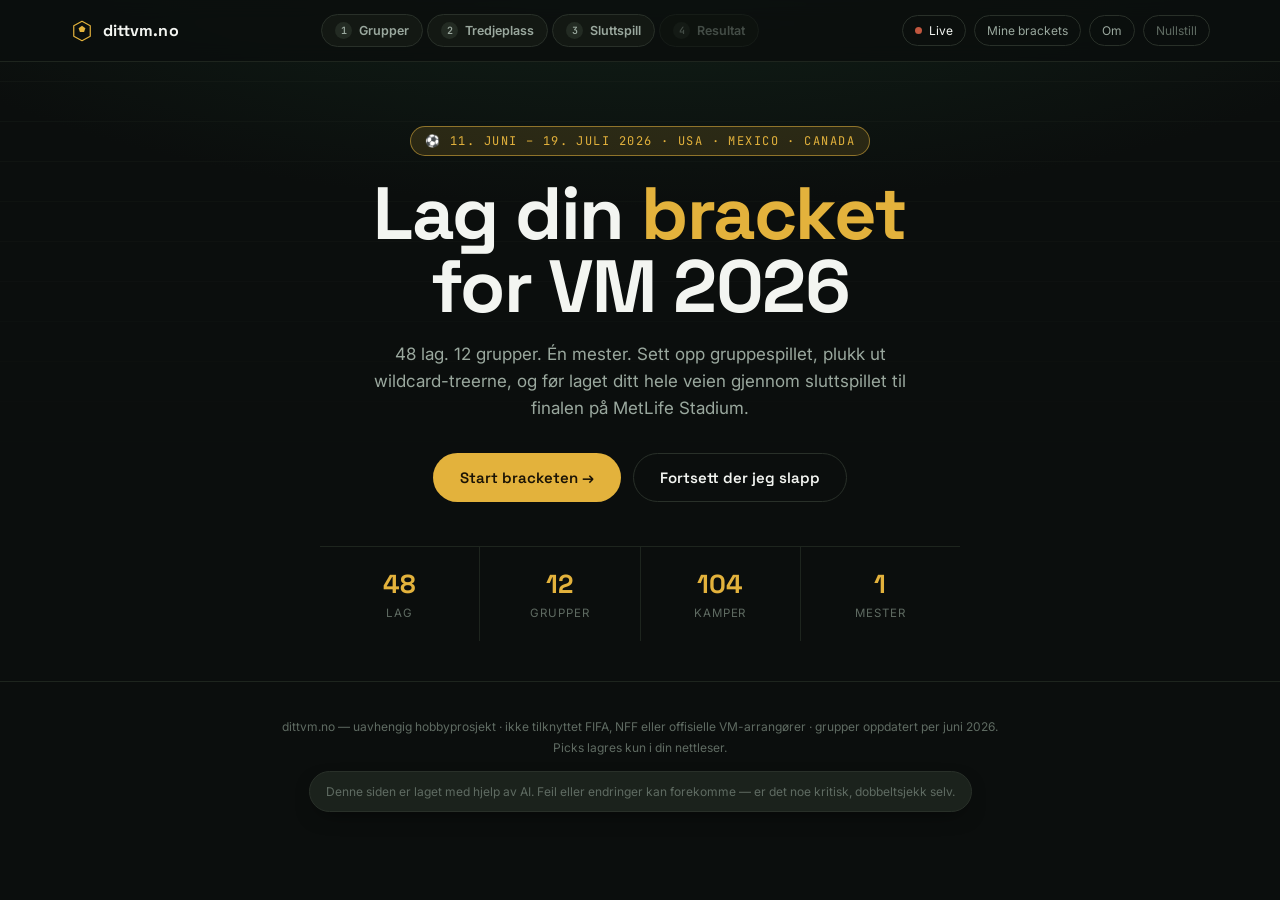
<file: index.html>
<!DOCTYPE html>
<html lang="no">
<head>
<meta charset="UTF-8">
<meta name="viewport" content="width=device-width, initial-scale=1, maximum-scale=5">
<title>VM 2026 – Lag din bracket</title>
<link rel="icon" type="image/png" href="favicon.png">
<meta name="description" content="Bygg din egen bracket for Fotball-VM 2026. Velg gruppevinnere, tredjeplasser og hvert oppgjør fra 32-delsfinalen til finalen.">
<meta name="theme-color" content="#0b0e0d">
<link rel="preconnect" href="https://fonts.googleapis.com">
<link rel="preconnect" href="https://fonts.gstatic.com" crossorigin>
<link href="https://fonts.googleapis.com/css2?family=Space+Grotesk:wght@500;600;700&family=Inter:wght@400;500;600;700&family=JetBrains+Mono:wght@400;500;600&display=swap" rel="stylesheet">
<style>
:root{
  --bg:#0b0e0d;
  --bg-grad: radial-gradient(ellipse 120% 60% at 50% -10%, #12241a 0%, #0b0e0d 55%);
  --surface:#131813;
  --surface-2:#1b221c;
  --surface-3:#232b23;
  --border:#293029;
  --border-soft:#1e251e;
  --text:#f3f5f1;
  --text-dim:#9aa89e;
  --text-faint:#5f6b62;
  --grass:#2f6b46;
  --grass-dim:#1c3d29;
  --gold:#e3b23c;
  --gold-soft:rgba(227,178,60,.14);
  --gold-line:rgba(227,178,60,.55);
  --brick:#c1573f;
  --radius:14px;
  --radius-sm:9px;
  --font-display:'Space Grotesk',sans-serif;
  --font-body:'Inter',sans-serif;
  --font-mono:'JetBrains Mono',monospace;
  --shadow: 0 10px 30px -12px rgba(0,0,0,.6);
}
*{box-sizing:border-box;}
html{scroll-behavior:smooth;}
body{
  margin:0;
  background:var(--bg-grad),var(--bg);
  color:var(--text);
  font-family:var(--font-body);
  -webkit-font-smoothing:antialiased;
  min-height:100vh;
}
a{color:inherit;}
button{font-family:inherit;}
::selection{background:var(--gold-soft);color:var(--gold);}

/* ---------- utility ---------- */
.wrap{max-width:1180px;margin:0 auto;padding:0 20px;}
.hide{display:none !important;}
.mono{font-family:var(--font-mono);}
.dim{color:var(--text-dim);}
.center{text-align:center;}

/* ---------- top bar ---------- */
header.topbar{
  position:sticky;top:0;z-index:50;
  background:rgba(11,14,13,.86);
  backdrop-filter:blur(10px);
  border-bottom:1px solid var(--border-soft);
}
.topbar-inner{
  max-width:1180px;margin:0 auto;padding:14px 20px;
  display:flex;align-items:center;gap:18px;justify-content:space-between;
}
.brand{
  display:flex;align-items:center;gap:9px;font-family:var(--font-display);font-weight:700;font-size:16px;
  letter-spacing:.2px;white-space:nowrap;background:transparent;border:none;color:inherit;cursor:pointer;
  padding:6px 4px;margin:-6px -4px;border-radius:8px;transition:.15s;
}
.brand:hover{background:var(--surface);}
.brand-icon{flex-shrink:0;}
.steps-nav{
  display:flex;gap:4px;overflow-x:auto;scrollbar-width:none;
  -ms-overflow-style:none;
}
.steps-nav::-webkit-scrollbar{display:none;}
.step-pill{
  display:flex;align-items:center;gap:7px;
  padding:7px 13px;border-radius:100px;border:1px solid var(--border);
  background:var(--surface);color:var(--text-dim);
  font-size:12.5px;font-weight:600;white-space:nowrap;
  cursor:pointer;transition:.15s ease;
}
.step-pill .num{
  width:17px;height:17px;border-radius:50%;background:var(--surface-3);
  display:flex;align-items:center;justify-content:center;font-size:10px;font-family:var(--font-mono);
  flex-shrink:0;
}
.step-pill.active{border-color:var(--gold-line);color:var(--gold);background:var(--gold-soft);}
.step-pill.active .num{background:var(--gold);color:#1a1305;}
.step-pill.done{color:var(--text);}
.step-pill.done .num{background:var(--grass);color:#eafff0;}
.step-pill:disabled,.step-pill.locked{opacity:.4;cursor:not-allowed;}
.reset-btn{
  border:1px solid var(--border);background:transparent;color:var(--text-faint);
  padding:7px 12px;border-radius:100px;font-size:12px;cursor:pointer;white-space:nowrap;
  transition:.15s;
}
.reset-btn:hover{color:var(--brick);border-color:var(--brick);}
.topbar-actions{display:flex;align-items:center;gap:8px;flex-shrink:0;}
.tb-btn{
  border:1px solid var(--border);background:transparent;color:var(--text-dim);
  padding:7px 12px;border-radius:100px;font-size:12px;cursor:pointer;white-space:nowrap;
  transition:.15s;
}
.tb-btn:hover{color:var(--gold);border-color:var(--gold-line);}
.tb-live{display:flex;align-items:center;color:var(--text);}
.live-dot{
  display:inline-block;width:7px;height:7px;border-radius:50%;background:var(--brick);
  margin-right:7px;flex-shrink:0;
  animation:livepulse 1.8s infinite;
}
@keyframes livepulse{
  0%{box-shadow:0 0 0 0 rgba(193,87,63,.55);}
  70%{box-shadow:0 0 0 7px rgba(193,87,63,0);}
  100%{box-shadow:0 0 0 0 rgba(193,87,63,0);}
}

/* ---------- hero ---------- */
.hero{padding:64px 20px 40px;position:relative;overflow:hidden;}
.hero:before{
  content:"";position:absolute;inset:0;pointer-events:none;
  background-image:
    repeating-linear-gradient(0deg, transparent 0 39px, var(--border-soft) 39px 40px);
  mask-image:linear-gradient(180deg, black, transparent 70%);
  opacity:.35;
}
.hero-inner{max-width:1180px;margin:0 auto;position:relative;text-align:center;}
.eyebrow{
  display:inline-flex;align-items:center;gap:8px;
  font-family:var(--font-mono);font-size:12px;letter-spacing:.12em;text-transform:uppercase;
  color:var(--gold);background:var(--gold-soft);border:1px solid var(--gold-line);
  padding:6px 14px;border-radius:100px;margin-bottom:22px;
}
.hero h1{
  font-family:var(--font-display);font-weight:700;
  font-size:clamp(38px,7vw,74px);line-height:.98;letter-spacing:-.02em;margin:0 0 18px;
}
.hero h1 span{color:var(--gold);}
.hero p.lead{
  max-width:560px;margin:0 auto 30px;color:var(--text-dim);
  font-size:17px;line-height:1.6;
}
.hero-ctas{display:flex;gap:12px;justify-content:center;flex-wrap:wrap;margin-bottom:44px;}
.btn{
  font-family:var(--font-display);font-weight:600;font-size:15px;
  padding:14px 26px;border-radius:100px;border:1px solid transparent;cursor:pointer;
  display:inline-flex;align-items:center;gap:8px;transition:.15s ease;
}
.btn-primary{background:var(--gold);color:#1a1305;}
.btn-primary:hover{transform:translateY(-1px);box-shadow:0 8px 22px -8px rgba(227,178,60,.5);}
.btn-ghost{background:transparent;border-color:var(--border);color:var(--text);}
.btn-ghost:hover{border-color:var(--text-dim);}
.btn-danger{background:var(--brick);color:#fff;}
.btn-danger:hover{transform:translateY(-1px);box-shadow:0 8px 22px -8px rgba(193,87,63,.55);}
.btn:disabled{opacity:.35;cursor:not-allowed;transform:none;box-shadow:none;}

.stat-row{display:flex;gap:0;justify-content:center;flex-wrap:wrap;border-top:1px solid var(--border-soft);max-width:640px;margin:0 auto;}
.stat{flex:1;min-width:120px;padding:20px 10px;border-right:1px solid var(--border-soft);}
.stat:last-child{border-right:none;}
.stat b{display:block;font-family:var(--font-display);font-size:26px;color:var(--gold);}
.stat span{font-size:11.5px;color:var(--text-faint);text-transform:uppercase;letter-spacing:.08em;}

/* ---------- sections ---------- */
section.step{padding:10px 20px 90px;display:none;}
section.step.visible{display:block;}
.step-head{max-width:640px;margin:0 auto 34px;text-align:center;}
.step-head .k{font-family:var(--font-mono);color:var(--gold);font-size:12px;letter-spacing:.1em;text-transform:uppercase;}
.step-head h2{font-family:var(--font-display);font-size:clamp(26px,4vw,36px);margin:8px 0 10px;}
.step-head p{color:var(--text-dim);font-size:15px;line-height:1.6;margin:0;}

/* ---------- group cards ---------- */
.group-grid{
  display:grid;grid-template-columns:repeat(auto-fill,minmax(270px,1fr));
  gap:16px;max-width:1180px;margin:0 auto;
}
.group-card{
  background:var(--surface);border:1px solid var(--border);border-radius:var(--radius);
  overflow:hidden;
}
.group-card-head{
  display:flex;align-items:center;justify-content:space-between;
  padding:13px 16px;border-bottom:1px solid var(--border-soft);
}
.group-card-head h3{margin:0;font-family:var(--font-display);font-size:15px;letter-spacing:.03em;}
.group-progress{
  width:22px;height:22px;border-radius:50%;position:relative;
  background:conic-gradient(var(--gold) calc(var(--p,0)*1%), var(--surface-3) 0);
}
.group-progress:after{
  content:"";position:absolute;inset:3px;border-radius:50%;background:var(--surface);
}
.team-list{list-style:none;margin:0;padding:8px;display:flex;flex-direction:column;gap:6px;}
.team-row{
  display:flex;align-items:center;gap:10px;padding:9px 10px;border-radius:var(--radius-sm);
  background:var(--surface-2);border:1px solid transparent;transition:.15s;
}
.team-row .rank{
  font-family:var(--font-mono);font-size:11px;font-weight:600;
  width:20px;height:20px;border-radius:50%;display:flex;align-items:center;justify-content:center;
  background:var(--surface-3);color:var(--text-faint);flex-shrink:0;
}
.team-row.r1 .rank{background:var(--gold);color:#1a1305;}
.team-row.r2{background:var(--grass-dim);}
.team-row.r2 .rank{background:#c8d6cc;color:#16241b;}
.team-row.r3 .rank{background:#9a5a2e;color:#231206;}
.team-row.r4{opacity:.55;}
.team-row .flag{font-size:17px;line-height:1;}
.team-row .name{flex:1;font-size:13.5px;font-weight:500;}
.team-row .movers{display:flex;gap:3px;}
.team-row .movers button{
  width:23px;height:23px;border-radius:6px;border:1px solid var(--border);background:var(--surface-3);
  color:var(--text-dim);cursor:pointer;font-size:11px;line-height:1;display:flex;align-items:center;justify-content:center;
}
.team-row .movers button:hover{border-color:var(--gold-line);color:var(--gold);}
.team-row .movers button:disabled{opacity:.25;cursor:default;}
.group-card-foot{
  padding:9px 16px 13px;font-size:11px;color:var(--text-faint);font-family:var(--font-mono);
  border-top:1px solid var(--border-soft);
}
.group-card-foot b{color:var(--gold);}

/* ---------- third place ---------- */
.third-counter{
  position:sticky;top:66px;z-index:20;max-width:340px;margin:0 auto 26px;
  background:var(--surface);border:1px solid var(--border);border-radius:100px;
  padding:10px 18px;text-align:center;font-family:var(--font-mono);font-size:13px;
  display:flex;align-items:center;justify-content:center;gap:10px;box-shadow:var(--shadow);
}
.third-counter .n{color:var(--gold);font-weight:600;}
.third-grid{
  display:grid;grid-template-columns:repeat(auto-fill,minmax(230px,1fr));
  gap:12px;max-width:1000px;margin:0 auto;
}
.third-card{
  display:flex;align-items:center;gap:12px;
  background:var(--surface);border:1px solid var(--border);border-radius:var(--radius);
  padding:13px 15px;cursor:pointer;transition:.15s;
}
.third-card:hover{border-color:var(--border);background:var(--surface-2);}
.third-card.selected{border-color:var(--gold-line);background:var(--gold-soft);}
.third-card .flag{font-size:22px;}
.third-card .info{flex:1;}
.third-card .info b{display:block;font-size:14px;font-weight:600;}
.third-card .info span{font-size:11px;color:var(--text-faint);font-family:var(--font-mono);text-transform:uppercase;}
.third-card .tick{
  width:20px;height:20px;border-radius:50%;border:1px solid var(--border);flex-shrink:0;
  display:flex;align-items:center;justify-content:center;font-size:11px;color:transparent;
}
.third-card.selected .tick{background:var(--gold);border-color:var(--gold);color:#1a1305;}

/* ---------- live sync buttons (in wizard steps) ---------- */
.live-sync-btn{margin-top:16px;display:inline-flex;}
.live-sync-btn .live-dot{margin-right:8px;}

/* ---------- live page ---------- */
.live-setup{
  max-width:520px;margin:0 auto;text-align:center;background:var(--surface);
  border:1px solid var(--border);border-radius:var(--radius);padding:30px 26px;
}
.live-setup.center{padding:50px 26px;}
.live-setup h3{font-family:var(--font-display);font-size:19px;margin:0 0 10px;}
.live-setup p{color:var(--text-dim);font-size:14px;line-height:1.65;margin:0 0 20px;}
.live-setup a{color:var(--gold);}
.fd-key-input{
  width:100%;background:var(--surface-2);border:1px solid var(--border);color:var(--text);
  border-radius:var(--radius-sm);padding:11px 13px;font-size:13.5px;font-family:var(--font-mono);
}
.fd-key-input:focus{outline:none;border-color:var(--gold-line);}
.live-status{
  max-width:1180px;margin:0 auto 22px;display:flex;align-items:center;justify-content:space-between;
  gap:12px;flex-wrap:wrap;font-size:12.5px;color:var(--text-faint);font-family:var(--font-mono);
}
.live-group-grid{
  display:grid;grid-template-columns:repeat(auto-fill,minmax(270px,1fr));
  gap:16px;max-width:1180px;margin:0 auto 36px;
}
.live-table{padding:8px;}
.live-row{
  display:grid;grid-template-columns:20px 20px 1fr 24px 34px 34px;gap:6px;align-items:center;
  padding:7px 8px;font-size:11.5px;border-radius:var(--radius-sm);
}
.live-row-head{color:var(--text-faint);font-family:var(--font-mono);font-size:10px;text-transform:uppercase;letter-spacing:.05em;padding-bottom:4px;}
.live-row.r1,.live-row.r2{background:var(--surface-2);}
.live-row.r3{background:rgba(227,178,60,.08);}
.live-row.r4{opacity:.5;}
.live-row .rank{font-family:var(--font-mono);color:var(--text-faint);}
.live-row .flag{font-size:14px;}
.live-row .nm{font-weight:500;white-space:nowrap;overflow:hidden;text-overflow:ellipsis;}
.live-row .pts{font-weight:700;color:var(--gold);font-family:var(--font-mono);}
.live-subhead{
  font-family:var(--font-display);font-size:20px;text-align:center;max-width:1180px;margin:44px auto 18px;
}
.live-r32-grid{
  display:grid;grid-template-columns:repeat(auto-fill,minmax(200px,1fr));
  gap:12px;max-width:1180px;margin:0 auto;
}
.live-r32-grid .mrow{cursor:default;}
.live-r32-grid .mrow .flag{font-size:15px;width:18px;text-align:center;display:inline-block;margin-right:6px;}

/* ---------- bracket ---------- */
.bracket-note{
  max-width:560px;margin:0 auto 30px;text-align:center;font-size:12.5px;color:var(--text-faint);
  background:var(--surface);border:1px solid var(--border-soft);border-radius:var(--radius-sm);padding:11px 16px;
}
.bracket-scroll{overflow-x:auto;padding-bottom:20px;}
.bracket{display:flex;gap:34px;min-width:max-content;padding:6px 20px 6px 4px;margin:0 auto;width:max-content;}
.bracket-col{display:flex;flex-direction:column;justify-content:space-around;gap:14px;width:216px;flex-shrink:0;}
.bracket-col.bronze-col{justify-content:flex-start;padding-top:40px;}
.col-title{
  text-align:center;font-family:var(--font-mono);font-size:11px;text-transform:uppercase;letter-spacing:.09em;
  color:var(--text-faint);margin-bottom:6px;
}
.match{
  background:var(--surface);border:1px solid var(--border);border-radius:var(--radius-sm);overflow:hidden;
}
.match.decided{border-color:var(--border);}
.mrow{
  display:flex;align-items:center;gap:8px;padding:9px 10px;cursor:pointer;
  border-bottom:1px solid var(--border-soft);transition:.15s;position:relative;
}
.mrow:last-child{border-bottom:none;}
.mrow .flag{font-size:15px;width:18px;text-align:center;flex-shrink:0;}
.mrow .nm{flex:1;font-size:12.5px;font-weight:500;color:var(--text-dim);}
.mrow.empty .nm{color:var(--text-faint);font-style:italic;font-weight:400;}
.mrow.empty{cursor:default;}
.mrow.picked{background:var(--gold-soft);}
.mrow.picked .nm{color:var(--gold);font-weight:700;}
.mrow.loser{opacity:.4;}
.mrow:not(.empty):not(.picked):hover{background:var(--surface-2);}
.mrow-del{
  flex-shrink:0;width:20px;height:20px;border-radius:6px;border:none;background:transparent;
  color:var(--text-faint);display:flex;align-items:center;justify-content:center;cursor:pointer;
  opacity:0;transition:.15s;
}
.mrow:hover .mrow-del{opacity:1;}
.mrow-del:hover{background:rgba(193,87,63,.16);color:var(--brick);}
.tag3{
  font-family:var(--font-mono);font-size:9px;color:var(--text-faint);
  background:var(--surface-3);padding:1px 5px;border-radius:4px;flex-shrink:0;
}
.champion-slot{
  display:flex;flex-direction:column;align-items:center;justify-content:center;
  width:216px;flex-shrink:0;text-align:center;gap:10px;
}
.trophy-big{font-size:44px;filter:drop-shadow(0 0 18px var(--gold-line));}
.champion-slot .flag{font-size:38px;}
.champion-slot b{font-family:var(--font-display);font-size:17px;}
.champion-slot span{font-size:11px;color:var(--text-faint);font-family:var(--font-mono);text-transform:uppercase;letter-spacing:.08em;}

/* connectors via simple css lines using pseudo columns */
.bracket-col .match + .match{margin-top:0;}

/* ---------- footer nav for steps ---------- */
.step-actions{
  max-width:1180px;margin:40px auto 0;padding:0 0;
  display:flex;justify-content:space-between;align-items:center;gap:12px;flex-wrap:wrap;
}
.step-actions .right{margin-left:auto;display:flex;gap:10px;}

/* ---------- result ---------- */
.result-hero{
  max-width:520px;margin:0 auto 40px;text-align:center;
  background:linear-gradient(180deg, var(--surface), var(--surface-2));
  border:1px solid var(--gold-line);border-radius:20px;padding:44px 30px;
  box-shadow:0 20px 60px -20px rgba(227,178,60,.25);
}
.result-hero .trophy{font-size:56px;margin-bottom:10px;filter:drop-shadow(0 0 24px var(--gold-line));}
.result-hero .flag{font-size:64px;margin:6px 0;}
.result-hero .k{font-family:var(--font-mono);color:var(--gold);font-size:12px;letter-spacing:.12em;text-transform:uppercase;}
.result-hero h2{font-family:var(--font-display);font-size:clamp(28px,5vw,42px);margin:8px 0 4px;}
.result-hero p{color:var(--text-dim);font-size:14px;margin:0 0 22px;}
.result-actions{display:flex;gap:10px;justify-content:center;flex-wrap:wrap;}

.path-list{max-width:640px;margin:0 auto 40px;}
.path-list h3{font-family:var(--font-display);font-size:17px;margin-bottom:14px;text-align:center;}
.path-row{
  display:flex;align-items:center;gap:12px;padding:11px 14px;border-bottom:1px solid var(--border-soft);
  font-size:13.5px;
}
.path-row .rlabel{width:118px;flex-shrink:0;font-family:var(--font-mono);font-size:10.5px;color:var(--text-faint);text-transform:uppercase;letter-spacing:.06em;}
.path-row b{font-weight:600;}

/* ---------- toast ---------- */
.toast{
  position:fixed;bottom:24px;left:50%;
  transform:translateX(-50%) translateY(16px) scale(.97);
  min-width:260px;max-width:380px;width:calc(100% - 40px);
  background:var(--surface-2);border:1px solid var(--border);border-left:3px solid var(--gold);
  color:var(--text);padding:13px 16px;border-radius:12px;z-index:300;
  display:flex;gap:11px;align-items:flex-start;
  opacity:0;pointer-events:none;transition:.28s cubic-bezier(.22,.9,.32,1.2);
  box-shadow:0 18px 44px -16px rgba(0,0,0,.65);
}
.toast.show{opacity:1;transform:translateX(-50%) translateY(0) scale(1);}
.toast-icon{
  flex-shrink:0;width:21px;height:21px;border-radius:50%;margin-top:1px;
  display:flex;align-items:center;justify-content:center;font-size:11px;font-weight:700;
}
.toast-body{min-width:0;}
.toast-body b{display:block;font-size:13.5px;font-weight:700;line-height:1.3;}
.toast-body span{display:block;font-size:12px;color:var(--text-dim);line-height:1.45;margin-top:2px;}
.toast.success{border-left-color:var(--gold);}
.toast.success .toast-icon{background:var(--gold-soft);color:var(--gold);}
.toast.info{border-left-color:#5b8fae;}
.toast.info .toast-icon{background:rgba(91,143,174,.16);color:#7fb0cc;}
.toast.warning{border-left-color:#c98a3d;}
.toast.warning .toast-icon{background:rgba(201,138,61,.16);color:#e0a75a;}
.toast.error{border-left-color:var(--brick);}
.toast.error .toast-icon{background:rgba(193,87,63,.16);color:var(--brick);}

/* ---------- modal ---------- */
.modal-overlay{
  position:fixed;inset:0;z-index:200;background:rgba(6,8,7,.72);backdrop-filter:blur(4px);
  display:flex;align-items:center;justify-content:center;padding:20px;
  opacity:0;pointer-events:none;transition:.2s ease;
}
.modal-overlay.show{opacity:1;pointer-events:auto;}
.modal{
  background:var(--surface);border:1px solid var(--border);border-radius:18px;
  max-width:480px;width:100%;max-height:84vh;overflow-y:auto;padding:26px 24px;
  box-shadow:0 24px 70px -20px rgba(0,0,0,.7);
  transform:translateY(10px);transition:.2s ease;
}
.modal-overlay.show .modal{transform:translateY(0);}
.modal-head{display:flex;align-items:center;justify-content:space-between;margin-bottom:18px;gap:10px;}
.modal-head h3{font-family:var(--font-display);font-size:19px;margin:0;}
.modal-close{
  background:var(--surface-3);border:none;color:var(--text-dim);width:28px;height:28px;border-radius:50%;
  cursor:pointer;font-size:14px;display:flex;align-items:center;justify-content:center;flex-shrink:0;
}
.modal-close:hover{color:var(--text);}
.modal p{color:var(--text-dim);font-size:14px;line-height:1.65;}
.modal-actions{display:flex;justify-content:flex-end;gap:10px;margin-top:20px;}
.modal .fd-key-input{margin-bottom:4px;}

.bracket-list{display:flex;flex-direction:column;gap:8px;margin-bottom:16px;}
.bracket-item{
  display:flex;align-items:center;gap:10px;padding:11px 12px;border-radius:var(--radius-sm);
  border:1px solid var(--border);background:var(--surface-2);
}
.bracket-item.active{border-color:var(--gold-line);background:var(--gold-soft);}
.bracket-item .bi-info{flex:1;min-width:0;cursor:pointer;}
.bracket-item .bi-info b{display:block;font-size:13.5px;font-weight:600;white-space:nowrap;overflow:hidden;text-overflow:ellipsis;}
.bracket-item .bi-info span{font-size:11px;color:var(--text-faint);font-family:var(--font-mono);}
.bracket-item .bi-actions{display:flex;gap:4px;flex-shrink:0;}
.bracket-item .bi-actions button{
  width:26px;height:26px;border-radius:7px;border:1px solid var(--border);background:var(--surface-3);
  color:var(--text-dim);cursor:pointer;font-size:12px;display:flex;align-items:center;justify-content:center;
}
.bracket-item .bi-actions button:hover{border-color:var(--gold-line);color:var(--gold);}
.bracket-item .bi-actions button.danger:hover{border-color:var(--brick);color:var(--brick);}
.new-bracket-btn{
  width:100%;padding:12px;border-radius:var(--radius-sm);border:1px dashed var(--border);
  background:transparent;color:var(--text-dim);cursor:pointer;font-size:13px;font-weight:600;
  transition:.15s;
}
.new-bracket-btn:hover{border-color:var(--gold-line);color:var(--gold);}

.about-avatar{
  width:56px;height:56px;border-radius:50%;background:var(--grass-dim);color:var(--gold);
  display:flex;align-items:center;justify-content:center;font-family:var(--font-display);font-size:20px;font-weight:700;
  margin-bottom:14px;
}


footer.site-foot{
  border-top:1px solid var(--border-soft);padding:34px 20px 50px;text-align:center;
  color:var(--text-faint);font-size:12px;line-height:1.8;
}
footer.site-foot a{color:var(--text-dim);text-decoration:none;margin:0 8px;}
footer.site-foot a:hover{color:var(--gold);}
.ai-badge{
  display:inline-block;margin-top:12px;padding:9px 16px;border-radius:100px;
  background:var(--surface-2);border:1px solid var(--border);
  box-shadow:0 8px 22px -10px rgba(0,0,0,.65);
  color:var(--text-faint);
}

@media (max-width:640px){
  .topbar-inner{gap:10px;flex-wrap:wrap;}
  .brand span.txt{display:none;}
  .steps-nav{order:3;flex-basis:100%;}
  .topbar-actions{margin-left:auto;flex-wrap:wrap;justify-content:flex-end;gap:6px;}
  .tb-btn,.reset-btn{padding:6px 10px;font-size:11.5px;}
  .hero{padding:44px 16px 30px;}
  .stat{min-width:45%;}
  .third-counter{position:static;margin-bottom:20px;}
}
</style>
</head>
<body>

<header class="topbar">
  <div class="topbar-inner">
    <button class="brand" id="brandBtn" type="button" aria-label="Gå til forsiden">
      <svg class="brand-icon" viewBox="0 0 32 32" width="24" height="24" aria-hidden="true">
        <path d="M16 3 L27 9 V23 L16 29 L5 23 V9 Z" fill="none" stroke="var(--gold)" stroke-width="1.6" stroke-linejoin="round"/>
        <path d="M16 9 L20.5 12.2 L18.8 17.4 L13.2 17.4 L11.5 12.2 Z" fill="var(--gold)"/>
      </svg>
      <span class="txt">dittvm.no</span>
    </button>
    <nav class="steps-nav" id="stepsNav"></nav>
    <div class="topbar-actions">
      <button class="tb-btn tb-live" id="liveBtn"><span class="live-dot"></span>Live</button>
      <button class="tb-btn" id="bracketsBtn"><span class="lbl">Mine brackets</span></button>
      <button class="tb-btn" id="aboutBtn"><span class="lbl">Om</span></button>
      <button class="reset-btn" id="resetBtn" title="Nullstill denne bracketen">Nullstill</button>
    </div>
  </div>
</header>

<!-- HERO -->
<section class="hero" id="heroSection">
  <div class="hero-inner">
    <div class="eyebrow">⚽ 11. juni – 19. juli 2026 · USA · Mexico · Canada</div>
    <h1>Lag din <span>bracket</span><br>for VM 2026</h1>
    <p class="lead">48 lag. 12 grupper. Én mester. Sett opp gruppespillet, plukk ut wildcard-treerne, og før laget ditt hele veien gjennom sluttspillet til finalen på MetLife Stadium.</p>
    <div class="hero-ctas">
      <button class="btn btn-primary" id="startBtn">Start bracketen →</button>
      <button class="btn btn-ghost" id="continueBtn">Fortsett der jeg slapp</button>
    </div>
    <div class="stat-row">
      <div class="stat"><b>48</b><span>Lag</span></div>
      <div class="stat"><b>12</b><span>Grupper</span></div>
      <div class="stat"><b>104</b><span>Kamper</span></div>
      <div class="stat"><b>1</b><span>Mester</span></div>
    </div>
  </div>
</section>

<!-- STEP 1: GROUPS -->
<section class="step" id="step-groups">
  <div class="step-head">
    <div class="k">Steg 1 av 4</div>
    <h2>Gruppespillet</h2>
    <p>Bruk pilene til å rangere lagene i hver gruppe. Nr. 1 og 2 går rett til sluttspillet — nr. 3 kjemper videre om en av åtte wildcard-plasser.</p>
    <button class="btn btn-ghost live-sync-btn" id="syncGroupsBtn"><span class="live-dot"></span>Hent faktiske resultater</button>
  </div>
  <div class="group-grid" id="groupGrid"></div>
  <div class="step-actions">
    <div></div>
    <div class="right">
      <button class="btn btn-primary" id="toThirdBtn" disabled>Neste: Tredjeplasser →</button>
    </div>
  </div>
</section>

<!-- STEP 2: THIRD PLACE -->
<section class="step" id="step-third">
  <div class="step-head">
    <div class="k">Steg 2 av 4</div>
    <h2>De beste treerne</h2>
    <p>Tolv lag endte som treer i gruppa si. Åtte av dem går videre til sluttspillet som «lucky losers». Velg dine åtte.</p>
    <button class="btn btn-ghost live-sync-btn" id="syncThirdBtn"><span class="live-dot"></span>Hent live wildcard-stilling</button>
  </div>
  <div class="third-counter"><span class="n" id="thirdCount">0</span><span>/ 8 wildcard-lag valgt</span></div>
  <div class="third-grid" id="thirdGrid"></div>
  <div class="step-actions">
    <button class="btn btn-ghost" id="backToGroupsBtn">← Tilbake</button>
    <div class="right">
      <button class="btn btn-primary" id="toBracketBtn" disabled>Neste: Sluttspillet →</button>
    </div>
  </div>
</section>

<!-- STEP 3: BRACKET -->
<section class="step" id="step-bracket">
  <div class="step-head">
    <div class="k">Steg 3 av 4</div>
    <h2>Sluttspillet</h2>
    <p>Klikk på et lag for å sende det videre til neste runde — helt til du har din VM-mester. Klikk søppelbøtten for å ta ut et lag manuelt.</p>
    <button class="btn btn-ghost live-sync-btn" id="syncBracketBtn"><span class="live-dot"></span>Hent faktiske resultater</button>
  </div>
  <div class="bracket-note">Trekningen av hvilket treer-lag som møter hvilken gruppevinner i 32-delsfinalen er forenklet i denne appen, og følger ikke nødvendigvis FIFAs offisielle trekningsregler.</div>
  <div class="bracket-scroll">
    <div class="bracket" id="bracketEl"></div>
  </div>
  <div class="step-actions">
    <button class="btn btn-ghost" id="backToThirdBtn">← Tilbake</button>
    <div class="right"></div>
  </div>
</section>

<!-- STEP 4: RESULT -->
<section class="step" id="step-result">
  <div class="step-head">
    <div class="k">Steg 4 av 4</div>
    <h2>Din bracket er klar</h2>
    <p></p>
  </div>
  <div class="result-hero" id="resultHero"></div>
  <div class="path-list" id="pathList"></div>
  <div class="step-actions" style="justify-content:center;">
    <button class="btn btn-ghost" id="backToBracketBtn">← Se sluttspillet</button>
  </div>
</section>

<!-- LIVE PAGE -->
<section class="step" id="step-live">
  <div class="step-head">
    <div class="k"><span class="live-dot"></span>Live</div>
    <h2>Gruppespillet akkurat nå</h2>
    <p>De faktiske stillingene i alle 12 grupper, hvem som topper wildcard-kampen om treerplassene, og hvor de havner i 32-delsfinalen.</p>
  </div>
  <div id="liveBody"></div>
</section>

<footer class="site-foot">
  <div>dittvm.no — uavhengig hobbyprosjekt · ikke tilknyttet FIFA, NFF eller offisielle VM-arrangører · grupper oppdatert per juni 2026.</div>
  <div>Picks lagres kun i din nettleser.</div>
  <div class="ai-badge">Denne siden er laget med hjelp av AI. Feil eller endringer kan forekomme — er det noe kritisk, dobbeltsjekk selv.</div>
</footer>

<div class="modal-overlay" id="modalOverlay">
  <div class="modal" id="modalBody"></div>
</div>

<div class="toast" id="toast"></div>

<script>
/* ===================== DATA ===================== */
const GROUPS = {
  A:["Mexico","Sør-Afrika","Sør-Korea","Tsjekkia"],
  B:["Canada","Bosnia-Hercegovina","Qatar","Sveits"],
  C:["Brasil","Marokko","Haiti","Skottland"],
  D:["USA","Paraguay","Australia","Tyrkia"],
  E:["Tyskland","Curaçao","Elfenbenskysten","Ecuador"],
  F:["Nederland","Japan","Sverige","Tunisia"],
  G:["Belgia","Egypt","Iran","New Zealand"],
  H:["Spania","Kapp Verde","Saudi-Arabia","Uruguay"],
  I:["Frankrike","Senegal","Irak","Norge"],
  J:["Argentina","Algerie","Østerrike","Jordan"],
  K:["Portugal","DR Kongo","Usbekistan","Colombia"],
  L:["England","Kroatia","Ghana","Panama"]
};
const FLAGS = {
  "Mexico":"🇲🇽","Sør-Afrika":"🇿🇦","Sør-Korea":"🇰🇷","Tsjekkia":"🇨🇿",
  "Canada":"🇨🇦","Bosnia-Hercegovina":"🇧🇦","Qatar":"🇶🇦","Sveits":"🇨🇭",
  "Brasil":"🇧🇷","Marokko":"🇲🇦","Haiti":"🇭🇹","Skottland":"🏴",
  "USA":"🇺🇸","Paraguay":"🇵🇾","Australia":"🇦🇺","Tyrkia":"🇹🇷",
  "Tyskland":"🇩🇪","Curaçao":"🇨🇼","Elfenbenskysten":"🇨🇮","Ecuador":"🇪🇨",
  "Nederland":"🇳🇱","Japan":"🇯🇵","Sverige":"🇸🇪","Tunisia":"🇹🇳",
  "Belgia":"🇧🇪","Egypt":"🇪🇬","Iran":"🇮🇷","New Zealand":"🇳🇿",
  "Spania":"🇪🇸","Kapp Verde":"🇨🇻","Saudi-Arabia":"🇸🇦","Uruguay":"🇺🇾",
  "Frankrike":"🇫🇷","Senegal":"🇸🇳","Irak":"🇮🇶","Norge":"🇳🇴",
  "Argentina":"🇦🇷","Algerie":"🇩🇿","Østerrike":"🇦🇹","Jordan":"🇯🇴",
  "Portugal":"🇵🇹","DR Kongo":"🇨🇩","Usbekistan":"🇺🇿","Colombia":"🇨🇴",
  "England":"🏴","Kroatia":"🇭🇷","Ghana":"🇬🇭","Panama":"🇵🇦"
};
const GROUP_LETTERS = Object.keys(GROUPS);

const R32_WINNER_VS_THIRD = ['A','B','D','E','G','I','K','L'];
const R32_WINNER_VS_RUNNERUP = [
  {w:'C', r:'F'}, {w:'F', r:'C'}, {w:'H', r:'J'}, {w:'J', r:'H'}
];
const R32_RUNNERUP_PAIRS = [ ['A','B'], ['D','E'], ['G','I'], ['K','L'] ];

/* ===================== STATE (multi-bracket store) ===================== */
const LS_STORE = 'vm2026-store-v2';
const LS_OLD = 'vm2026-bracket-state-v1';
let store = null;
let state = null; // reference to store.brackets[store.activeId]

function freshGroupOrder(){
  const o = {};
  GROUP_LETTERS.forEach(l=>{ o[l] = [...GROUPS[l]]; });
  return o;
}
function newBracketData(name){
  return {
    id: 'b'+Date.now().toString(36)+Math.random().toString(36).slice(2,7),
    name: name || 'Min bracket',
    step: 'hero',
    groupOrder: freshGroupOrder(),
    thirdSelected: [],
    bracket: {},
    createdAt: Date.now(),
    updatedAt: Date.now()
  };
}

function loadStore(){
  try{
    const raw = localStorage.getItem(LS_STORE);
    if(raw) store = JSON.parse(raw);
  }catch(e){}

  if(!store || !store.brackets || Object.keys(store.brackets).length===0){
    // try migrating an old single-bracket save
    let migrated = null;
    try{
      const oldRaw = localStorage.getItem(LS_OLD);
      if(oldRaw){
        const old = JSON.parse(oldRaw);
        migrated = newBracketData('Min bracket');
        migrated.step = old.step || 'hero';
        migrated.groupOrder = Object.assign(freshGroupOrder(), old.groupOrder||{});
        migrated.thirdSelected = old.thirdSelected||[];
        migrated.bracket = old.bracket||{};
      }
    }catch(e){}
    const b = migrated || newBracketData('Min første bracket');
    store = {brackets:{[b.id]:b}, activeId:b.id};
  }
  if(!store.activeId || !store.brackets[store.activeId]){
    store.activeId = Object.keys(store.brackets)[0];
  }
  Object.values(store.brackets).forEach(b=>{
    GROUP_LETTERS.forEach(l=>{ if(!b.groupOrder[l]) b.groupOrder[l] = [...GROUPS[l]]; });
    if(!b.thirdSelected) b.thirdSelected = [];
    if(!b.bracket) b.bracket = {};
  });
  state = store.brackets[store.activeId];
}
function saveStore(){
  if(state) state.updatedAt = Date.now();
  localStorage.setItem(LS_STORE, JSON.stringify(store));
}
// kept for backwards-compat with existing calls in this file
function saveState(){ saveStore(); }
function loadState(){ loadStore(); }

function bracketCount(){ return Object.keys(store.brackets).length; }

function switchToStep(step){
  document.getElementById('heroSection').classList.toggle('hide', step!=='hero');
  ['groups','third','bracket','result'].forEach(s=>{
    document.getElementById('step-'+s).classList.toggle('visible', step===s);
  });
  const liveEl = document.getElementById('step-live');
  if(liveEl) liveEl.classList.remove('visible');
  stopLiveTimer();
}

function switchBracket(id){
  if(!store.brackets[id] || id===store.activeId){ closeModal(); return; }
  store.activeId = id;
  state = store.brackets[id];
  saveStore();
  closeModal();
  const target = (state.step && state.step!=='hero') ? state.step : 'hero';
  if(target==='hero'){
    switchToStep('hero');
    updateNavStates();
  }else{
    goToStep(target);
  }
  showToast('Bracket byttet', 'Du ser nå «'+state.name+'».', 'success');
  window.scrollTo({top:0, behavior:'smooth'});
}

function createNewBracket(){
  const suggestion = 'Min bracket '+(bracketCount()+1);
  showPromptModal({
    title: 'Ny bracket',
    message: 'Gi bracketen din et navn.',
    placeholder: suggestion,
    defaultValue: suggestion,
    confirmLabel: 'Opprett',
    onSubmit: (name)=>{
      const b = newBracketData(name || suggestion);
      store.brackets[b.id] = b;
      store.activeId = b.id;
      state = b;
      saveStore();
      closeModal();
      switchToStep('hero');
      updateNavStates();
      window.scrollTo({top:0, behavior:'smooth'});
      showToast('Ny bracket opprettet', '«'+b.name+'» er klar til bruk.', 'success');
    },
    onCancel: renderBracketsModal
  });
}

function renameBracket(id){
  const b = store.brackets[id];
  if(!b) return;
  showPromptModal({
    title: 'Gi nytt navn',
    message: 'Hva vil du kalle denne bracketen?',
    defaultValue: b.name,
    confirmLabel: 'Lagre',
    onSubmit: (name)=>{
      b.name = name || b.name;
      saveStore();
      renderBracketsModal();
      if(id===store.activeId) updateNavStates();
      showToast('Navn oppdatert', 'Bracketen heter nå «'+b.name+'».', 'success');
    },
    onCancel: renderBracketsModal
  });
}

function deleteBracket(id){
  if(bracketCount()<=1){ showToast('Kan ikke slette', 'Du må ha minst én bracket.', 'warning'); return; }
  const b = store.brackets[id];
  showConfirmModal({
    title: 'Slette bracket?',
    message: 'Er du sikker på at du vil slette bracketen «'+b.name+'»? Dette kan ikke angres.',
    confirmLabel: 'Slett',
    danger: true,
    onConfirm: ()=>{
      delete store.brackets[id];
      if(store.activeId===id){
        store.activeId = Object.keys(store.brackets)[0];
        state = store.brackets[store.activeId];
      }
      saveStore();
      renderBracketsModal();
      const target = (state.step && state.step!=='hero') ? state.step : 'hero';
      if(target==='hero'){ switchToStep('hero'); }else{ goToStep(target); }
      updateNavStates();
      showToast('Bracket slettet', '«'+b.name+'» er borte for godt.', 'success');
    },
    onCancel: renderBracketsModal
  });
}

/* ---------- modal plumbing ---------- */
function openModal(){ document.getElementById('modalOverlay').classList.add('show'); }
function closeModal(){ document.getElementById('modalOverlay').classList.remove('show'); }

function showConfirmModal(opts){
  const {title, message, confirmLabel, cancelLabel, danger, onConfirm, onCancel} = opts;
  const body = document.getElementById('modalBody');
  body.innerHTML = `
    <div class="modal-head">
      <h3>${title}</h3>
      <button class="modal-close" id="modalCloseBtn">✕</button>
    </div>
    <p>${message}</p>
    <div class="modal-actions">
      <button class="btn btn-ghost" id="confirmCancelBtn">${cancelLabel||'Avbryt'}</button>
      <button class="btn ${danger?'btn-danger':'btn-primary'}" id="confirmOkBtn">${confirmLabel||'Bekreft'}</button>
    </div>
  `;
  const cancel = ()=>{ if(onCancel) onCancel(); else closeModal(); };
  document.getElementById('modalCloseBtn').addEventListener('click', cancel);
  document.getElementById('confirmCancelBtn').addEventListener('click', cancel);
  document.getElementById('confirmOkBtn').addEventListener('click', ()=>{ if(onConfirm) onConfirm(); else closeModal(); });
  openModal();
}

function showPromptModal(opts){
  const {title, message, placeholder, defaultValue, confirmLabel, onSubmit, onCancel} = opts;
  const body = document.getElementById('modalBody');
  body.innerHTML = `
    <div class="modal-head">
      <h3>${title}</h3>
      <button class="modal-close" id="modalCloseBtn">✕</button>
    </div>
    ${message?`<p>${message}</p>`:''}
    <input id="promptInput" class="fd-key-input" type="text" placeholder="${placeholder||''}" value="${defaultValue?defaultValue.replace(/"/g,'&quot;'):''}">
    <div class="modal-actions">
      <button class="btn btn-ghost" id="promptCancelBtn">Avbryt</button>
      <button class="btn btn-primary" id="promptOkBtn">${confirmLabel||'Lagre'}</button>
    </div>
  `;
  const input = document.getElementById('promptInput');
  setTimeout(()=>{ input.focus(); input.select(); }, 60);
  const cancel = ()=>{ if(onCancel) onCancel(); else closeModal(); };
  const submit = ()=>{ if(onSubmit) onSubmit(input.value.trim()); };
  document.getElementById('modalCloseBtn').addEventListener('click', cancel);
  document.getElementById('promptCancelBtn').addEventListener('click', cancel);
  document.getElementById('promptOkBtn').addEventListener('click', submit);
  input.addEventListener('keydown', (e)=>{ if(e.key==='Enter') submit(); if(e.key==='Escape') cancel(); });
  openModal();
}

function fmtDate(ts){
  if(!ts) return '';
  const d = new Date(ts);
  return d.toLocaleDateString('no-NO',{day:'2-digit',month:'short'})+' · '+d.toLocaleTimeString('no-NO',{hour:'2-digit',minute:'2-digit'});
}

function renderBracketsModal(){
  const body = document.getElementById('modalBody');
  const items = Object.values(store.brackets).sort((a,b)=>b.updatedAt-a.updatedAt);
  let html = `
    <div class="modal-head">
      <h3>Mine brackets</h3>
      <button class="modal-close" id="modalCloseBtn">✕</button>
    </div>
    <p>Lag flere brackets — for eksempel én realistisk og én for hjertelaget ditt. Alt lagres i denne nettleseren.</p>
    <div class="bracket-list">
  `;
  items.forEach(b=>{
    const champ = getChampionOf(b);
    html += `
      <div class="bracket-item${b.id===store.activeId?' active':''}">
        <div class="bi-info" data-id="${b.id}">
          <b>${b.name}${b.id===store.activeId?' (aktiv)':''}</b>
          <span>${champ ? 'Mester: '+flag(champ)+' '+champ : 'Ikke fullført'} · ${fmtDate(b.updatedAt)}</span>
        </div>
        <div class="bi-actions">
          <button data-act="rename" data-id="${b.id}" title="Gi nytt navn">✏️</button>
          <button data-act="delete" data-id="${b.id}" class="danger" title="Slett">🗑️</button>
        </div>
      </div>
    `;
  });
  html += `</div><button class="new-bracket-btn" id="newBracketBtn">+ Ny bracket</button>`;
  body.innerHTML = html;

  document.getElementById('modalCloseBtn').addEventListener('click', closeModal);
  document.getElementById('newBracketBtn').addEventListener('click', createNewBracket);
  body.querySelectorAll('.bi-info').forEach(el=>{
    el.addEventListener('click', ()=>switchBracket(el.dataset.id));
  });
  body.querySelectorAll('[data-act="rename"]').forEach(el=>{
    el.addEventListener('click', (e)=>{ e.stopPropagation(); renameBracket(el.dataset.id); });
  });
  body.querySelectorAll('[data-act="delete"]').forEach(el=>{
    el.addEventListener('click', (e)=>{ e.stopPropagation(); deleteBracket(el.dataset.id); });
  });
}

function openLiveKeyModal(onReady){
  const body = document.getElementById('modalBody');
  body.innerHTML = `
    <div class="modal-head">
      <h3>Koble til live-data</h3>
      <button class="modal-close" id="modalCloseBtn">✕</button>
    </div>
    <p>Faktiske VM-resultater hentes via en gratis, personlig API-nøkkel fra <a href="${FD_REGISTER_URL}" target="_blank" rel="noopener">football-data.org</a>. Det tar under ett minutt å opprette, krever ingen betaling, og nøkkelen lagres kun i din nettleser.</p>
    <ol style="color:var(--text-dim);font-size:13.5px;line-height:1.8;padding-left:18px;margin:0 0 16px;">
      <li>Opprett en gratis konto på football-data.org</li>
      <li>Kopiér API-nøkkelen fra klientsiden din</li>
      <li>Lim den inn her og trykk «Koble til»</li>
    </ol>
    <input id="fdKeyInput" class="fd-key-input" type="text" placeholder="Lim inn API-nøkkelen din" value="${getFdKey()}">
    <button class="btn btn-primary" id="fdKeySaveBtn" style="width:100%;justify-content:center;margin-top:12px;">Koble til</button>
  `;
  document.getElementById('modalCloseBtn').addEventListener('click', closeModal);
  document.getElementById('fdKeySaveBtn').addEventListener('click', ()=>{
    const val = document.getElementById('fdKeyInput').value.trim();
    if(!val){ showToast('Mangler nøkkel', 'Lim inn API-nøkkelen din for å fortsette.', 'warning'); return; }
    setFdKey(val);
    closeModal();
    showToast('Tilkoblet', 'Live-data er nå aktivert.', 'success');
    if(onReady) onReady();
  });
}

function renderAboutModal(){
  const body = document.getElementById('modalBody');
  body.innerHTML = `
    <div class="modal-head">
      <h3>Om dittvm.no</h3>
      <button class="modal-close" id="modalCloseBtn">✕</button>
    </div>
    <div class="about-avatar">HS</div>
    <p><b style="color:var(--text)">Ideen bak</b> er enkel: fotball-VM med 48 lag er kaos i beste forstand, og det beste kaoset fortjener et sted å skrytes av — eller le av, når Norge ryker i sekstendelsfinalen igjen. dittvm.no er et lite verktøy for å sette opp hele turneringstreet, fra gruppespill til finale, og se hvem <i>du</i> tror blir verdensmester.</p>
    <p><b style="color:var(--text)">Mannen bak</b> siden er Henrik Skogstad — laget som et hobbyprosjekt i VM-feberen, ikke som noe kommersielt eller offisielt produkt. Ingen påloggingskrav, ingen datainnsamling; alt du velger blir liggende i din egen nettleser.</p>
    <p>Har du innspill, funnet en feil, eller bare vil si hei? Ta det som en hyggelig overraskelse at noen faktisk leste helt hit. 🙂</p>
  `;
  document.getElementById('modalCloseBtn').addEventListener('click', closeModal);
}

function getChampionOf(bracketData){
  const savedState = state, savedStore = store.activeId;
  // temporarily point state at the given bracket to reuse getFullBracket()/helpers
  state = bracketData;
  const full = getFullBracket();
  const champ = full.final[0] ? bracketData.bracket[full.final[0].id] : null;
  state = savedState;
  return champ;
}

/* ===================== HELPERS ===================== */
function flag(name){ return FLAGS[name] || '🏳️'; }
function groupOfTeam(team){
  for(const l of GROUP_LETTERS){ if(GROUPS[l].includes(team)) return l; }
  return '';
}
function winnerOf(letter){ return state.groupOrder[letter][0]; }
function runnerUpOf(letter){ return state.groupOrder[letter][1]; }
function thirdOf(letter){ return state.groupOrder[letter][2]; }

function allGroupsComplete(){
  // complete simply means user has interacted (order differs isn't required); we just require existence, always true.
  // We instead require an explicit "confirmed" touch — simplify: always allow proceeding once page loaded.
  return true;
}

function thirdPlaceList(){
  return GROUP_LETTERS.map(l=>({group:l, team: thirdOf(l)}));
}

/* ===================== BRACKET STRUCTURE BUILD ===================== */
function buildR32(){
  const matches = [];
  R32_WINNER_VS_THIRD.forEach((letter, i)=>{
    const advancingThirds = [...state.thirdSelected].sort((a,b)=> groupOfTeam(a).localeCompare(groupOfTeam(b)));
    const thirdTeam = advancingThirds[i] || null;
    matches.push({
      id:'r32-'+i,
      a:{team:winnerOf(letter), label:letter+'1'},
      b: thirdTeam ? {team:thirdTeam, label:'3.plass ('+groupOfTeam(thirdTeam)+')'} : {team:null, label:'3.plass'}
    });
  });
  R32_WINNER_VS_RUNNERUP.forEach(pair=>{
    matches.push({
      id:'r32-wr-'+pair.w,
      a:{team:winnerOf(pair.w), label:pair.w+'1'},
      b:{team:runnerUpOf(pair.r), label:pair.r+'2'}
    });
  });
  R32_RUNNERUP_PAIRS.forEach(pair=>{
    matches.push({
      id:'r32-rr-'+pair[0]+pair[1],
      a:{team:runnerUpOf(pair[0]), label:pair[0]+'2'},
      b:{team:runnerUpOf(pair[1]), label:pair[1]+'2'}
    });
  });
  return matches;
}

function buildRound(prevMatches, roundKey){
  const matches = [];
  for(let i=0;i<prevMatches.length;i+=2){
    const m1 = prevMatches[i], m2 = prevMatches[i+1];
    const w1 = state.bracket[m1.id] || null;
    const w2 = m2 ? (state.bracket[m2.id] || null) : null;
    matches.push({
      id: roundKey+'-'+(i/2),
      a:{team:w1, label: w1 ? null : 'Vinner kamp '+(i+1)},
      b:{team:w2, label: w2 ? null : 'Vinner kamp '+(i+2)}
    });
  }
  return matches;
}

function getFullBracket(){
  const r32 = buildR32();
  const r16 = buildRound(r32,'r16');
  const qf = buildRound(r16,'qf');
  const sf = buildRound(qf,'sf');
  const final = buildRound(sf,'final');
  // bronze: losers of sf
  const bronze = [];
  if(sf.length===2){
    const l1 = state.bracket[sf[0].id] ? sf[0].a.team===state.bracket[sf[0].id] ? sf[0].b.team : sf[0].a.team : null;
    const l2 = state.bracket[sf[1].id] ? sf[1].a.team===state.bracket[sf[1].id] ? sf[1].b.team : sf[1].a.team : null;
    bronze.push({id:'bronze-0', a:{team:l1,label:l1?null:'Taper SF1'}, b:{team:l2,label:l2?null:'Taper SF2'}});
  }
  return {r32,r16,qf,sf,final,bronze};
}

/* ===================== LIVE DATA (football-data.org) ===================== */
const FD_KEY_LS = 'vm2026-fd-api-key';
const FD_BASE = 'https://api.football-data.org/v4';
const FD_REGISTER_URL = 'https://www.football-data.org/client/register';

function getFdKey(){ return localStorage.getItem(FD_KEY_LS) || ''; }
function setFdKey(k){ localStorage.setItem(FD_KEY_LS, (k||'').trim()); }
function clearFdKey(){ localStorage.removeItem(FD_KEY_LS); }

function normalizeStr(s){
  return (s||'').toString().toLowerCase()
    .normalize('NFD').replace(/[\u0300-\u036f]/g,'')
    .replace(/[^a-z0-9]/g,'');
}
// internal team name -> list of matchable strings (FIFA codes + common name variants)
const TEAM_ALIASES = {
  "Mexico":["mex","mexico"],
  "Sør-Afrika":["rsa","southafrica"],
  "Sør-Korea":["kor","southkorea","korearepublic","korea"],
  "Tsjekkia":["cze","czechrepublic","czechia"],
  "Canada":["can","canada"],
  "Bosnia-Hercegovina":["bih","bosniaandherzegovina","bosniaherzegovina","bosnia"],
  "Qatar":["qat","qatar"],
  "Sveits":["sui","switzerland"],
  "Brasil":["bra","brazil"],
  "Marokko":["mar","morocco"],
  "Haiti":["hai","haiti"],
  "Skottland":["sco","scotland"],
  "USA":["usa","unitedstates","unitedstatesofamerica"],
  "Paraguay":["par","paraguay"],
  "Australia":["aus","australia"],
  "Tyrkia":["tur","turkey","turkiye"],
  "Tyskland":["ger","germany"],
  "Curaçao":["cuw","curacao"],
  "Elfenbenskysten":["civ","ivorycoast","cotedivoire"],
  "Ecuador":["ecu","ecuador"],
  "Nederland":["ned","netherlands","holland"],
  "Japan":["jpn","japan"],
  "Sverige":["swe","sweden"],
  "Tunisia":["tun","tunisia"],
  "Belgia":["bel","belgium"],
  "Egypt":["egy","egypt"],
  "Iran":["irn","iran","irislamicrepublic"],
  "New Zealand":["nzl","newzealand"],
  "Spania":["esp","spain"],
  "Kapp Verde":["cpv","capeverde","caboverde"],
  "Saudi-Arabia":["ksa","sau","saudiarabia"],
  "Uruguay":["uru","uruguay"],
  "Frankrike":["fra","france"],
  "Senegal":["sen","senegal"],
  "Irak":["irq","iraq"],
  "Norge":["nor","norway"],
  "Argentina":["arg","argentina"],
  "Algerie":["alg","algeria"],
  "Østerrike":["aut","austria"],
  "Jordan":["jor","jordan"],
  "Portugal":["por","portugal"],
  "DR Kongo":["cod","drcongo","congodr","democraticrepublicofthecongo"],
  "Usbekistan":["uzb","uzbekistan"],
  "Colombia":["col","colombia"],
  "England":["eng","england"],
  "Kroatia":["cro","croatia"],
  "Ghana":["gha","ghana"],
  "Panama":["pan","panama"]
};
function matchApiTeamToInternal(apiTeam){
  if(!apiTeam) return null;
  const candidates = [apiTeam.tla, apiTeam.name, apiTeam.shortName].filter(Boolean).map(normalizeStr);
  for(const internalName in TEAM_ALIASES){
    const aliases = TEAM_ALIASES[internalName];
    for(let i=0;i<aliases.length;i++){
      if(candidates.indexOf(aliases[i])!==-1) return internalName;
    }
  }
  return null;
}

let liveData = null;   // {stats, fetchedAt, error}
let liveLoading = false;
let liveTimer = null;

function startLiveTimer(){
  stopLiveTimer();
  liveTimer = setInterval(fetchLiveStandings, 90000);
}
function stopLiveTimer(){
  if(liveTimer){ clearInterval(liveTimer); liveTimer = null; }
}

async function fetchLiveStandings(silent){
  const key = getFdKey();
  if(!key) return;
  liveLoading = true;
  if(!silent) renderLive();
  try{
    const res = await fetch(FD_BASE+'/competitions/WC/standings', {headers:{'X-Auth-Token':key}});
    if(!res.ok){
      const msg = res.status===403 ? 'Ugyldig eller utløpt API-nøkkel.'
        : res.status===429 ? 'For mange forespørsler mot datakilden akkurat nå — prøv igjen om litt.'
        : 'Kunne ikke hente data (feilkode '+res.status+').';
      liveData = {error:msg, fetchedAt:Date.now()};
    }else{
      const json = await res.json();
      const stats = {};
      (json.standings||[]).forEach(group=>{
        (group.table||[]).forEach(row=>{
          const internal = matchApiTeamToInternal(row.team);
          if(internal){
            stats[internal] = {
              played: row.playedGames||0, won: row.won||0, draw: row.draw||0, lost: row.lost||0,
              gf: row.goalsFor||0, ga: row.goalsAgainst||0, gd: row.goalDifference||0, pts: row.points||0
            };
          }
        });
      });
      liveData = {stats, fetchedAt:Date.now(), error:null};
    }
  }catch(e){
    liveData = {error:'Klarte ikke å nå datakilden. Sjekk internettforbindelsen.', fetchedAt:Date.now()};
  }
  liveLoading = false;
  renderLive();
}

async function fetchLiveMatches(){
  const key = getFdKey();
  if(!key) return [];
  const res = await fetch(FD_BASE+'/competitions/WC/matches', {headers:{'X-Auth-Token':key}});
  if(!res.ok) throw new Error('http_'+res.status);
  const json = await res.json();
  const out = [];
  (json.matches||[]).forEach(m=>{
    if(m.stage==='GROUP_STAGE') return; // only knockout results are useful for the bracket sync
    const homeInternal = matchApiTeamToInternal(m.homeTeam);
    const awayInternal = matchApiTeamToInternal(m.awayTeam);
    if(!homeInternal || !awayInternal) return;
    let winner = null;
    if(m.status==='FINISHED'){
      if(m.score && m.score.winner==='HOME_TEAM') winner = homeInternal;
      else if(m.score && m.score.winner==='AWAY_TEAM') winner = awayInternal;
      else if(m.score && m.score.penalties && m.score.penalties.homeTeam!=null && m.score.penalties.awayTeam!=null){
        const hp=m.score.penalties.homeTeam, ap=m.score.penalties.awayTeam;
        winner = hp>ap ? homeInternal : (ap>hp ? awayInternal : null);
      }
    }
    out.push({a:homeInternal, b:awayInternal, winner});
  });
  return out;
}

function liveGroupOrder(letter, stats){
  const teams = GROUPS[letter];
  const withStats = teams.map(t=>({team:t, s: stats[t]||null}));
  withStats.sort((x,y)=>{
    const px = x.s?x.s.pts:-1, py = y.s?y.s.pts:-1;
    if(py!==px) return py-px;
    const gx = x.s?x.s.gd:-99, gy = y.s?y.s.gd:-99;
    if(gy!==gx) return gy-gx;
    const fx = x.s?x.s.gf:-99, fy = y.s?y.s.gf:-99;
    return fy-fx;
  });
  return withStats.map(x=>x.team);
}
function computeLiveOrders(stats){
  const orders = {};
  GROUP_LETTERS.forEach(l=>{ orders[l] = liveGroupOrder(l, stats); });
  return orders;
}
function computeLiveThirdSelected(orders, stats){
  const thirds = GROUP_LETTERS.map(l=>({group:l, team:orders[l][2], s:stats[orders[l][2]]||null}));
  thirds.sort((x,y)=>{
    const px = x.s?x.s.pts:-1, py = y.s?y.s.pts:-1;
    if(py!==px) return py-px;
    const gx = x.s?x.s.gd:-99, gy = y.s?y.s.gd:-99;
    if(gy!==gx) return gy-gx;
    const fx = x.s?x.s.gf:-99, fy = y.s?y.s.gf:-99;
    return fy-fx;
  });
  return thirds.slice(0,8).map(x=>x.team);
}
function computeLiveBracketPreview(stats){
  const orders = computeLiveOrders(stats);
  const thirdSel = computeLiveThirdSelected(orders, stats);
  const savedState = state;
  state = {groupOrder:orders, thirdSelected:thirdSel, bracket:{}};
  const r32 = buildR32();
  state = savedState;
  return r32;
}

/* ---- syncing live data INTO the user's own bracket ---- */
function ensureLiveKey(onReady){
  if(getFdKey()){ onReady(); return; }
  openLiveKeyModal(onReady);
}

async function syncGroupsFromLive(){
  ensureLiveKey(async ()=>{
    showToast('Henter resultater…', 'Henter faktiske gruppetabeller fra VM 2026.', 'info');
    await fetchLiveStandings(true);
    if(!liveData || liveData.error){
      showToast('Kunne ikke oppdatere', liveData?liveData.error:'Ukjent feil.', 'error');
      return;
    }
    const orders = computeLiveOrders(liveData.stats);
    GROUP_LETTERS.forEach(l=>{ state.groupOrder[l] = orders[l]; });
    saveState();
    renderGroups();
    showToast('Gruppene er oppdatert', 'Rekkefølgen er hentet fra de faktiske resultatene.', 'success');
  });
}

async function syncThirdFromLive(){
  ensureLiveKey(async ()=>{
    showToast('Henter wildcard-stilling…', 'Henter faktisk poengsum for treerlagene.', 'info');
    await fetchLiveStandings(true);
    if(!liveData || liveData.error){
      showToast('Kunne ikke oppdatere', liveData?liveData.error:'Ukjent feil.', 'error');
      return;
    }
    const orders = {};
    GROUP_LETTERS.forEach(l=>{ orders[l] = state.groupOrder[l]; });
    state.thirdSelected = computeLiveThirdSelected(orders, liveData.stats);
    saveState();
    renderThird();
    showToast('Wildcard-lagene er oppdatert', 'De 8 beste treerne er valgt basert på faktisk poengsum.', 'success');
  });
}

async function syncBracketFromLive(){
  ensureLiveKey(async ()=>{
    showToast('Henter kampresultater…', 'Sjekker om noen av dine kamper allerede er spilt.', 'info');
    try{
      const matches = await fetchLiveMatches();
      let changed = 0;
      ['r32','r16','qf','sf','final'].forEach(roundKey=>{
        const full = getFullBracket();
        full[roundKey].forEach(m=>{
          if(!m.a.team || !m.b.team) return;
          const real = matches.find(x=> (x.a===m.a.team && x.b===m.b.team) || (x.a===m.b.team && x.b===m.a.team));
          if(real && real.winner && state.bracket[m.id]!==real.winner){
            state.bracket[m.id] = real.winner;
            changed++;
          }
        });
      });
      saveState();
      renderBracket();
      if(changed>0){
        showToast('Resultater oppdatert', changed+' kamp(er) ble fylt inn automatisk fra faktiske resultater.', 'success');
      }else{
        showToast('Ingen nye resultater', 'Fant ingen ferdigspilte kamper som matcher oppsettet ditt ennå.', 'info');
      }
    }catch(e){
      showToast('Noe gikk galt', 'Klarte ikke å hente kampresultater. Prøv igjen senere.', 'error');
    }
  });
}

/* ===================== RENDER: LIVE PAGE ===================== */
function fmtTime(ts){
  if(!ts) return '';
  return new Date(ts).toLocaleTimeString('no-NO',{hour:'2-digit',minute:'2-digit'});
}

function renderLive(){
  const body = document.getElementById('liveBody');
  if(!body) return;
  const key = getFdKey();

  if(!key){
    body.innerHTML = `
      <div class="live-setup">
        <h3>Koble til live-data</h3>
        <p>Denne siden viser de faktiske gruppetabellene i VM 2026, hentet med din egen gratis API-nøkkel fra <a href="${FD_REGISTER_URL}" target="_blank" rel="noopener">football-data.org</a>. Tar under ett minutt å opprette — ingen betaling, ingen forpliktelser.</p>
        <button class="btn btn-primary" id="liveConnectBtn">Koble til live-data</button>
      </div>`;
    document.getElementById('liveConnectBtn').addEventListener('click', ()=>{
      openLiveKeyModal(()=>{ fetchLiveStandings(); startLiveTimer(); });
    });
    return;
  }

  if(liveLoading && !liveData){
    body.innerHTML = `<div class="live-setup center"><p>Henter live-data …</p></div>`;
    return;
  }

  if(liveData && liveData.error){
    body.innerHTML = `
      <div class="live-setup">
        <h3>Fikk ikke hentet data</h3>
        <p>${liveData.error}</p>
        <div style="display:flex;gap:10px;flex-wrap:wrap;">
          <button class="btn btn-primary" id="liveRetryBtn">Prøv igjen</button>
          <button class="btn btn-ghost" id="liveChangeKeyBtn">Bytt API-nøkkel</button>
        </div>
      </div>`;
    document.getElementById('liveRetryBtn').addEventListener('click', ()=>fetchLiveStandings());
    document.getElementById('liveChangeKeyBtn').addEventListener('click', ()=>{
      openLiveKeyModal(()=>fetchLiveStandings());
    });
    return;
  }

  if(!liveData){ fetchLiveStandings(); return; }

  const stats = liveData.stats;
  const orders = computeLiveOrders(stats);
  const thirdSel = computeLiveThirdSelected(orders, stats);
  const r32 = computeLiveBracketPreview(stats);

  let html = `
    <div class="live-status">
      <span>Sist oppdatert kl. ${fmtTime(liveData.fetchedAt)} · oppdateres automatisk</span>
      <div style="display:flex;gap:8px;">
        <button class="tb-btn" id="liveRefreshBtn">Oppdater nå</button>
        <button class="tb-btn" id="liveChangeKeyBtn2">Bytt nøkkel</button>
      </div>
    </div>
    <div class="live-group-grid">`;

  GROUP_LETTERS.forEach(letter=>{
    const order = orders[letter];
    html += `<div class="group-card">
      <div class="group-card-head"><h3>Gruppe ${letter}</h3></div>
      <div class="live-table">
        <div class="live-row live-row-head"><span></span><span></span><span>Lag</span><span>S</span><span>MD</span><span>P</span></div>`;
    order.forEach((team,idx)=>{
      const s = stats[team];
      html += `<div class="live-row r${idx+1}" title="${team}: ${s?(s.won+'V '+s.draw+'U '+s.lost+'T'):'ingen data ennå'}">
        <span class="rank">${idx+1}</span><span class="flag">${flag(team)}</span><span class="nm">${team}</span>
        <span>${s?s.played:'–'}</span><span>${s?(s.gd>0?'+':'')+s.gd:'–'}</span><span class="pts">${s?s.pts:'–'}</span>
      </div>`;
    });
    html += `</div></div>`;
  });
  html += `</div>`;

  html += `<h3 class="live-subhead">Wildcard-kampen om treerplassene</h3>
    <div class="third-grid">`;
  const allThirds = GROUP_LETTERS.map(l=>({group:l, team:orders[l][2]}))
    .sort((a,b)=>{
      const sa=stats[a.team], sb=stats[b.team];
      const pa=sa?sa.pts:-1, pb=sb?sb.pts:-1;
      if(pb!==pa) return pb-pa;
      const ga=sa?sa.gd:-99, gb=sb?sb.gd:-99;
      return gb-ga;
    });
  allThirds.forEach(({group,team})=>{
    const qualified = thirdSel.includes(team);
    const s = stats[team];
    html += `<div class="third-card${qualified?' selected':''}" style="cursor:default;">
      <div class="flag">${flag(team)}</div>
      <div class="info"><b>${team}</b><span>Gruppe ${group} · ${s?s.pts+' poeng':'ingen data'}</span></div>
      <div class="tick" style="color:${qualified?'inherit':'transparent'}">${qualified?'✓':''}</div>
    </div>`;
  });
  html += `</div>`;

  html += `<h3 class="live-subhead">32-delsfinalen akkurat nå</h3>
    <div class="bracket-note">Denne forhåndsvisningen bruker samme forenklede trekning som resten av siden — ikke FIFAs offisielle trekningsregler for treerlagene.</div>
    <div class="live-r32-grid">`;
  r32.forEach(m=>{
    html += `<div class="match">
      <div class="mrow${!m.a.team?' empty':''}">${m.a.team?(`<span class="flag">${flag(m.a.team)}</span><span class="nm">${m.a.team}</span>`):(`<span class="nm">${m.a.label}</span>`)}</div>
      <div class="mrow${!m.b.team?' empty':''}">${m.b.team?(`<span class="flag">${flag(m.b.team)}</span><span class="nm">${m.b.team}</span>`):(`<span class="nm">${m.b.label}</span>`)}</div>
    </div>`;
  });
  html += `</div>`;

  body.innerHTML = html;
  document.getElementById('liveRefreshBtn').addEventListener('click', ()=>fetchLiveStandings());
  document.getElementById('liveChangeKeyBtn2').addEventListener('click', ()=>{
    openLiveKeyModal(()=>fetchLiveStandings());
  });
}

function goToLive(){
  document.getElementById('heroSection').classList.add('hide');
  ['groups','third','bracket','result'].forEach(s=>{
    document.getElementById('step-'+s).classList.remove('visible');
  });
  document.getElementById('step-live').classList.add('visible');
  document.querySelectorAll('.step-pill').forEach(btn=>btn.classList.remove('active'));
  renderLive();
  fetchLiveStandings();
  startLiveTimer();
  window.scrollTo({top:0, behavior:'smooth'});
}

/* ===================== RENDER: GROUPS ===================== */
function renderGroups(){
  const grid = document.getElementById('groupGrid');
  grid.innerHTML = '';
  GROUP_LETTERS.forEach(letter=>{
    const order = state.groupOrder[letter];
    const card = document.createElement('div');
    card.className = 'group-card';
    const progressPct = 100; // ranking always fully defined
    card.innerHTML = `
      <div class="group-card-head">
        <h3>Gruppe ${letter}</h3>
        <div class="group-progress" style="--p:${progressPct}"></div>
      </div>
      <ul class="team-list"></ul>
      <div class="group-card-foot"><b>${flag(order[0])} ${order[0]}</b> og ${order[1]} går videre · ${order[2]} kjemper om wildcard</div>
    `;
    const list = card.querySelector('.team-list');
    order.forEach((team, idx)=>{
      const li = document.createElement('li');
      li.className = 'team-row r'+(idx+1);
      li.innerHTML = `
        <div class="rank">${idx+1}</div>
        <div class="flag">${flag(team)}</div>
        <div class="name">${team}</div>
        <div class="movers">
          <button data-dir="-1" ${idx===0?'disabled':''} aria-label="Flytt opp">▲</button>
          <button data-dir="1" ${idx===order.length-1?'disabled':''} aria-label="Flytt ned">▼</button>
        </div>
      `;
      li.querySelectorAll('.movers button').forEach(btn=>{
        btn.addEventListener('click', ()=>{
          const dir = parseInt(btn.dataset.dir,10);
          const newIdx = idx+dir;
          if(newIdx<0||newIdx>=order.length) return;
          [order[idx], order[newIdx]] = [order[newIdx], order[idx]];
          saveState();
          renderGroups();
          refreshThirdIfNeeded();
        });
      });
      list.appendChild(li);
    });
    grid.appendChild(card);
  });
}

/* ===================== RENDER: THIRD PLACE ===================== */
function refreshThirdIfNeeded(){
  // remove selections that are no longer 3rd place of their group
  const valid = thirdPlaceList().map(x=>x.team);
  state.thirdSelected = state.thirdSelected.filter(t=>valid.includes(t));
  saveState();
}

function renderThird(){
  refreshThirdIfNeeded();
  const grid = document.getElementById('thirdGrid');
  grid.innerHTML = '';
  thirdPlaceList().forEach(({group, team})=>{
    const sel = state.thirdSelected.includes(team);
    const card = document.createElement('div');
    card.className = 'third-card'+(sel?' selected':'');
    card.innerHTML = `
      <div class="flag">${flag(team)}</div>
      <div class="info"><b>${team}</b><span>Gruppe ${group} · 3. plass</span></div>
      <div class="tick">✓</div>
    `;
    card.addEventListener('click', ()=>{
      const i = state.thirdSelected.indexOf(team);
      if(i>-1){ state.thirdSelected.splice(i,1); }
      else{
        if(state.thirdSelected.length>=8){ showToast('Maks 8 lag', 'Fjern ett wildcard-lag for å bytte til et annet.', 'warning'); return; }
        state.thirdSelected.push(team);
      }
      saveState();
      renderThird();
      updateNavStates();
    });
    grid.appendChild(card);
  });
  document.getElementById('thirdCount').textContent = state.thirdSelected.length;
  document.getElementById('toBracketBtn').disabled = state.thirdSelected.length!==8;
}

/* ===================== RENDER: BRACKET ===================== */
const ROUND_TITLES = {r32:'32-delsfinale', r16:'16-delsfinale', qf:'Kvartfinale', sf:'Semifinale', final:'Finale', bronze:'Bronsefinale'};

function svgTrash(){
  return `<svg viewBox="0 0 24 24" width="13" height="13" fill="none" stroke="currentColor" stroke-width="2" stroke-linecap="round" stroke-linejoin="round"><path d="M3 6h18"/><path d="M8 6V4a2 2 0 0 1 2-2h4a2 2 0 0 1 2 2v2"/><path d="M19 6l-1 14a2 2 0 0 1-2 2H8a2 2 0 0 1-2-2L5 6"/><path d="M10 11v6"/><path d="M14 11v6"/></svg>`;
}

function renderMatchRow(match, slot){
  const info = match[slot];
  const otherInfo = match[slot==='a'?'b':'a'];
  const team = info.team;
  const picked = state.bracket[match.id];
  const isPicked = picked && picked===team;
  const isLoser = picked && team && picked!==team;
  const empty = !team;
  const canDelete = !empty && otherInfo.team;
  const row = document.createElement('div');
  row.className = 'mrow'+(empty?' empty':'')+(isPicked?' picked':'')+(isLoser?' loser':'');
  row.innerHTML = empty
    ? `<div class="nm">${info.label||'—'}</div>`
    : `<div class="flag">${flag(team)}</div><div class="nm">${team}</div>${info.label && info.label.startsWith('3.plass')?`<div class="tag3">${groupOfTeamShort(team)}</div>`:''}${canDelete?`<button class="mrow-del" type="button" title="Fjern ${team} — ${otherInfo.team} går videre" aria-label="Fjern ${team}">${svgTrash()}</button>`:''}`;
  if(!empty){
    row.addEventListener('click', (e)=>{
      if(e.target.closest('.mrow-del')) return;
      state.bracket[match.id] = team;
      saveState();
      renderBracket();
    });
  }
  if(canDelete){
    row.querySelector('.mrow-del').addEventListener('click', (e)=>{
      e.stopPropagation();
      state.bracket[match.id] = otherInfo.team;
      saveState();
      renderBracket();
      showToast('Lag fjernet', team+' er tatt ut av bracketen — '+otherInfo.team+' går videre.', 'info');
    });
  }
  return row;
}
function groupOfTeamShort(team){ return groupOfTeam(team); }

function renderBracket(){
  const el = document.getElementById('bracketEl');
  el.innerHTML = '';
  const {r32,r16,qf,sf,final,bronze} = getFullBracket();

  function col(title, matches, extraClass){
    const c = document.createElement('div');
    c.className = 'bracket-col'+(extraClass?(' '+extraClass):'');
    const t = document.createElement('div');
    t.className='col-title'; t.textContent = title;
    c.appendChild(t);
    matches.forEach(m=>{
      const box = document.createElement('div');
      box.className = 'match'+(state.bracket[m.id]?' decided':'');
      box.appendChild(renderMatchRow(m,'a',matches));
      box.appendChild(renderMatchRow(m,'b',matches));
      c.appendChild(box);
    });
    return c;
  }

  el.appendChild(col(ROUND_TITLES.r32, r32));
  el.appendChild(col(ROUND_TITLES.r16, r16));
  el.appendChild(col(ROUND_TITLES.qf, qf));
  el.appendChild(col(ROUND_TITLES.sf, sf));

  // final + champion
  const finalCol = col(ROUND_TITLES.final, final);
  el.appendChild(finalCol);

  const champTeam = final[0] ? state.bracket[final[0].id] : null;
  const champSlot = document.createElement('div');
  champSlot.className = 'champion-slot';
  if(champTeam){
    champSlot.innerHTML = `<div class="trophy-big">🏆</div><div class="flag">${flag(champTeam)}</div><b>${champTeam}</b><span>VM-mester 2026</span>`;
  }else{
    champSlot.innerHTML = `<div class="trophy-big" style="opacity:.25">🏆</div><span>Din mester dukker opp her</span>`;
  }
  el.appendChild(champSlot);

  if(bronze.length){
    el.appendChild(col(ROUND_TITLES.bronze, bronze, 'bronze-col'));
  }

  // handle result step readiness
  const resultReady = champTeam;
  document.querySelector('#stepsNav [data-step="result"]').classList.toggle('locked', !resultReady);
  document.querySelector('#stepsNav [data-step="result"]').disabled = !resultReady;

  if(champTeam){
    renderResult(getFullBracket(), champTeam);
  }
}

/* ===================== RENDER: RESULT ===================== */
function renderResult(full, champTeam){
  const hero = document.getElementById('resultHero');
  hero.innerHTML = `
    <div class="trophy">🏆</div>
    <div class="k">Din VM-mester</div>
    <div class="flag">${flag(champTeam)}</div>
    <h2>${champTeam}</h2>
    <p>vinner Fotball-VM 2026 i din bracket</p>
    <div class="result-actions">
      <button class="btn btn-primary" id="shareBtn">Del bracketen</button>
      <button class="btn btn-ghost" id="editBracketBtn">Endre valg</button>
    </div>
  `;
  document.getElementById('shareBtn').addEventListener('click', shareBracket);
  document.getElementById('editBracketBtn').addEventListener('click', ()=>goToStep('bracket'));

  const rounds = [
    {key:'r32', label:'32-delsfinale'},
    {key:'r16', label:'16-delsfinale'},
    {key:'qf', label:'Kvartfinale'},
    {key:'sf', label:'Semifinale'},
    {key:'final', label:'Finale'}
  ];
  const list = document.getElementById('pathList');
  let html = '<h3>Veien til tittelen</h3>';
  rounds.forEach(r=>{
    const matches = full[r.key];
    const m = matches.find(m => state.bracket[m.id]===champTeam);
    if(m){
      const opp = m.a.team===champTeam ? m.b.team : m.a.team;
      html += `<div class="path-row"><div class="rlabel">${r.label}</div><div>${flag(champTeam)} <b>${champTeam}</b> ${opp?('vs '+flag(opp)+' '+opp):''}</div></div>`;
    }
  });
  if(full.bronze.length && state.bracket[full.bronze[0].id]){
    const bm = full.bronze[0];
    const bw = state.bracket[bm.id];
    const bopp = bm.a.team===bw?bm.b.team:bm.a.team;
    html += `<div class="path-row"><div class="rlabel">Bronsefinale</div><div>${flag(bw)} <b>${bw}</b> slo ${bopp?(flag(bopp)+' '+bopp):'?'}</div></div>`;
  }
  list.innerHTML = html;
}

function shareBracket(){
  const champ = getChampion();
  const text = champ
    ? `Min VM 2026-bracket: ${flag(champ)} ${champ} blir verdensmester! Lag din egen bracket:`
    : 'Lag din egen VM 2026-bracket:';
  if(navigator.share){
    navigator.share({title:'VM 2026 – Lag din bracket', text, url:location.href}).catch(()=>{});
  }else{
    navigator.clipboard.writeText(text+' '+location.href).then(()=>showToast('Kopiert!', 'Lenken er lagt på utklippstavlen.', 'success'));
  }
}
function getChampion(){
  const full = getFullBracket();
  return full.final[0] ? state.bracket[full.final[0].id] : null;
}

/* ===================== NAV / STEPS ===================== */
const STEP_ORDER = ['groups','third','bracket','result'];
const STEP_LABELS = {groups:'Grupper', third:'Tredjeplass', bracket:'Sluttspill', result:'Resultat'};

function buildStepsNav(){
  const nav = document.getElementById('stepsNav');
  nav.innerHTML = '';
  STEP_ORDER.forEach((s,i)=>{
    const btn = document.createElement('button');
    btn.className = 'step-pill';
    btn.dataset.step = s;
    btn.innerHTML = `<span class="num">${i+1}</span>${STEP_LABELS[s]}`;
    btn.addEventListener('click', ()=>{ if(!btn.disabled) goToStep(s); });
    nav.appendChild(btn);
  });
}

function updateNavStates(){
  document.querySelectorAll('.step-pill').forEach(btn=>{
    const s = btn.dataset.step;
    btn.classList.toggle('active', state.step===s);
  });
  document.getElementById('toThirdBtn').disabled = false;

  const champ = getChampion();
  const resultPill = document.querySelector('#stepsNav [data-step="result"]');
  if(resultPill){
    resultPill.classList.toggle('locked', !champ);
    resultPill.disabled = !champ;
  }
  if(!champ){
    const rh = document.getElementById('resultHero'); if(rh) rh.innerHTML = '';
    const pl = document.getElementById('pathList'); if(pl) pl.innerHTML = '';
  }
}

function goToStep(step){
  if(step==='result' && !getChampion()){
    showToast('Ikke klart ennå', 'Fullfør sluttspillet for å se resultatet.', 'warning');
    step = 'bracket';
  }
  state.step = step;
  saveState();
  document.getElementById('heroSection').classList.toggle('hide', step!=='hero');
  ['groups','third','bracket','result'].forEach(s=>{
    document.getElementById('step-'+s).classList.toggle('visible', step===s);
  });
  document.getElementById('step-live').classList.remove('visible');
  stopLiveTimer();
  if(step==='groups') renderGroups();
  if(step==='third') renderThird();
  if(step==='bracket') renderBracket();
  if(step==='result'){
    const champ = getChampion();
    if(champ) renderResult(getFullBracket(), champ);
  }
  updateNavStates();
  window.scrollTo({top:0, behavior:'smooth'});
}

/* ===================== TOAST / ALERTS ===================== */
let toastTimer;
const TOAST_ICONS = {success:'✓', info:'i', warning:'!', error:'✕'};
function showToast(title, subtitle, type){
  type = type || 'success';
  const t = document.getElementById('toast');
  t.className = 'toast show ' + type;
  t.innerHTML = `<div class="toast-icon">${TOAST_ICONS[type]||'✓'}</div>`+
    `<div class="toast-body"><b>${title}</b>${subtitle?('<span>'+subtitle+'</span>'):''}</div>`;
  clearTimeout(toastTimer);
  toastTimer = setTimeout(()=>t.classList.remove('show'), subtitle ? 4200 : 2800);
}

/* ===================== INIT ===================== */
function init(){
  loadStore();
  buildStepsNav();

  document.getElementById('brandBtn').addEventListener('click', ()=>{
    state.step = 'hero';
    saveStore();
    switchToStep('hero');
    updateNavStates();
    window.scrollTo({top:0, behavior:'smooth'});
  });
  document.getElementById('startBtn').addEventListener('click', ()=>goToStep('groups'));
  document.getElementById('continueBtn').addEventListener('click', ()=>{
    goToStep(STEP_ORDER.includes(state.step) ? state.step : 'groups');
  });
  document.getElementById('toThirdBtn').addEventListener('click', ()=>goToStep('third'));
  document.getElementById('backToGroupsBtn').addEventListener('click', ()=>goToStep('groups'));
  document.getElementById('toBracketBtn').addEventListener('click', ()=>goToStep('bracket'));
  document.getElementById('backToThirdBtn').addEventListener('click', ()=>goToStep('third'));
  document.getElementById('backToBracketBtn').addEventListener('click', ()=>goToStep('bracket'));

  document.getElementById('bracketsBtn').addEventListener('click', ()=>{ renderBracketsModal(); openModal(); });
  document.getElementById('aboutBtn').addEventListener('click', ()=>{ renderAboutModal(); openModal(); });
  document.getElementById('liveBtn').addEventListener('click', goToLive);
  document.getElementById('syncGroupsBtn').addEventListener('click', syncGroupsFromLive);
  document.getElementById('syncThirdBtn').addEventListener('click', syncThirdFromLive);
  document.getElementById('syncBracketBtn').addEventListener('click', syncBracketFromLive);
  document.getElementById('modalOverlay').addEventListener('click', (e)=>{
    if(e.target.id==='modalOverlay') closeModal();
  });
  document.addEventListener('keydown', (e)=>{ if(e.key==='Escape') closeModal(); });

  document.getElementById('resetBtn').addEventListener('click', ()=>{
    const bracketName = state.name;
    showConfirmModal({
      title: 'Nullstille bracket?',
      message: 'Er du sikker på at du vil nullstille alle valgene i «'+bracketName+'»? Dette kan ikke angres.',
      confirmLabel: 'Nullstill',
      danger: true,
      onConfirm: ()=>{
        const id = state.id, name = state.name;
        const fresh = newBracketData(name);
        fresh.id = id;
        store.brackets[id] = fresh;
        state = fresh;
        saveStore();
        closeModal();
        switchToStep('hero');
        updateNavStates();
        showToast('Bracket nullstilt', '«'+name+'» er tilbake til start — resultatet er også nullstilt.', 'success');
        window.scrollTo({top:0, behavior:'smooth'});
      }
    });
  });

  document.getElementById('toThirdBtn').disabled = false;

  if(state.step && state.step!=='hero'){
    goToStep(state.step);
  }else{
    switchToStep('hero');
    updateNavStates();
  }
}
init();
</script>
</body>
</html>
</file>
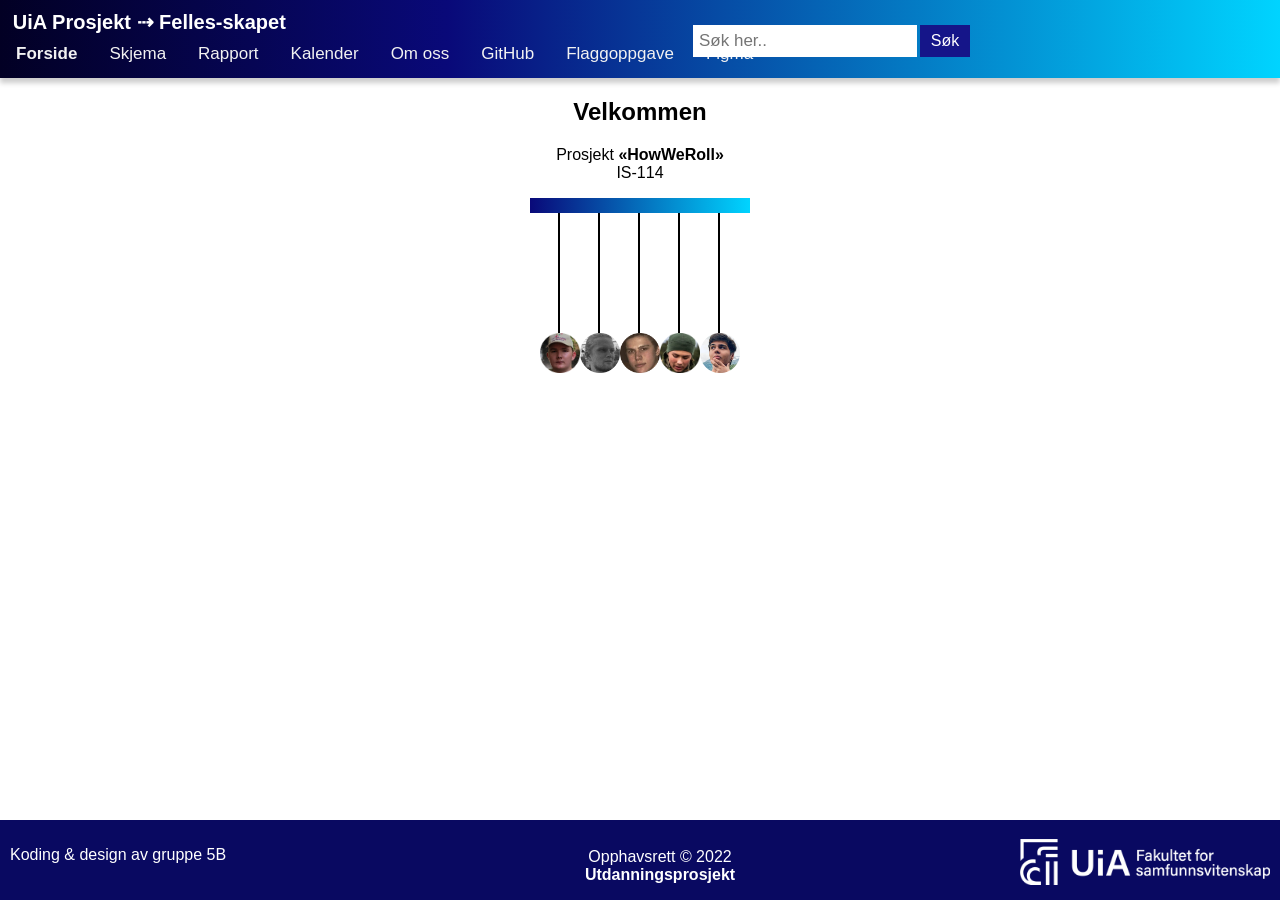
<file: hwr/index.html>
<!DOCTYPE html>
<html lang="nb">
<head>
    <meta charset="UTF-8">
    <meta http-equiv="X-UA-Compatible" content="IE=edge">
    <meta name="viewport" content="width=device-width, initial-scale=1">
    <link rel="shortcut icon" type="image/png" href="images/logo.png">
    <title>UiA - Forside</title>
    <style>
body {
  margin: 0;
  font-family:'Segoe UI', Tahoma, Geneva, Verdana, sans-serif;
  background-color: rgb(255, 255, 255);
}

.header {
  font-weight: bold;
}

/* Bakgrunnsfarge bak navigasjonen */
.topnav {
  background-image: linear-gradient(90deg, #020024 0%, #090979 35%, #00d4ff 100%);
  overflow: hidden;
  box-shadow: 0 5px 5px rgba(0, 0, 0, 0.2)
}

/* Endrer linkene i navigasjonen */
.topnav a {
  float: left;
  color: #f2f2f2;
  padding: 14px 16px;
  text-decoration: none;
  font-size: 17px;
}

/* Endrer fargen når man holder over en link */
.topnav a:hover {
  text-decoration-line: underline;
}

/* Farge på aktiv side */
.topnav a.active {
  font-weight: bold;
}

/* Footer */
footer {
  position: fixed;
  width: 100%;
  left: 0;
  bottom: 0;
  height: 60px;
  background: #090961;
  color: #fff;
  padding: 10px;
  box-shadow: 0 5px 5px rgba(0, 0, 0, 0.2)
} 

.footerCopy {
    position: absolute;
    width:100%;
    bottom:0;
    text-align: center;
}

footer img {
  position: absolute;
  right: 30px;
  bottom: 15px;
}


.header {
  text-align: left;
  background-image: linear-gradient(90deg, #020024 0%, #090979 35%, #00d4ff 100%);
  height: 10px;
  width: auto;
  padding-top: 10px;
  padding-bottom: 10px;
  padding-left: 1%;
  color: #fff;
  font-size: 20px;
}
        /* Søkefunksjon */
        #searchText {
				float: right;
				padding: 6px;
				border: none;
				font-size: 17px;
        position: absolute; 
        top: 25px; 
        right: 363px;
			}

			#searchBtn {
				float: right;
				border: none;
				background-color: #151589;
				font-size: 16px;
				cursor: pointer;
				height: 31.5px;
				width: 50px;
				border: none;
				color: white;
				align-items: center;
        position: absolute; 
        top: 25px; 
        right: 310px;
			}

			#searchBtn:hover {
				background-color: #222290;
				color: #fff;
      }

      .btn {
        background: transparent;
        border: 0;
        outline: none;
        cursor: pointer;
        font-size: 15px;
        font-weight: 500;
        border-radius: 30px;
        color: rgb(255, 255, 255);
        position: absolute; 
        top: 0px; 
        right: 0px;
      }

      .btn:hover {
        text-decoration: underline;
      }

      .footerText a {
        color: white;
        text-align: left;
      }

      .pendulum{
		display: flex;
		width: 220px;
		height: 180px;
		border-radius: 5%;
		border-top: 15px solid;
    border-image: linear-gradient(to right,#090979,#00d4ff) 1 0 0 0;
		margin: 0 auto;
	}

	.pendulum_box{
		display: flex;
		padding: 120px 0 0 10px;
		position: absolute;
		flex: 1;
	}

	.ball{
		height: 40px;
		width: 40px;
		border-radius: 50%;
		position: relative;
		transform-origin: 50% -300%;
	}

	.ball::before{
		content: '';
		width: 2px;
		height: 120px;
		background-color: #000000;
		left: 18px;
		top: -120px;
		position: absolute;
	}

	.ball.first{
		animation: firstball .9s alternate ease-in infinite;
	}

	@keyframes firstball{
		0% {
			transform: rotate(35deg);
		}
		50% {
			transform: rotate(0deg);
		}
	}

	.ball.last{
		animation: lastball .9s alternate ease-out infinite;
	}

	@keyframes lastball{
		50%{
			transform: rotate(0deg);
		}
		100%{
			transform: rotate(-35deg);
		}
	}
	.circlePic {
		height: 40px;
	}

  .welcomeText {
        text-align: center;
        background-color: ;
      }

</style>

</head>
<body>
  <div class="header">UiA Prosjekt ⇢ Felles-skapet</div>
  <div class="topnav">
    <a class="active" href="index.html">Forside</a>
    <a href="form.html">Skjema</a>
    <a href="report.html">Rapport</a>
    <a href="calendar.html">Kalender</a>
    <a href="about.html">Om oss</a>
    <a href="https://github.com/Skogstad-beep/HOWWEROLL">GitHub</a>
    <a href="https://lasapasa.github.io/flaggoppgave/">Flaggoppgave</a>
    <a href="https://www.figma.com/file/8fJcJRzjOVUvqOquZDizvX/HowWeRoll?node-id=0%3A1&t=D3OBFuBLFlvVVMr8-1">Figma</a>
    <input type="button" id="searchBtn" value="Søk" onclick="alertSearch()">
    <input type="text" id="searchText" placeholder="Søk her..">
  </div>
 
  <div class="welcomeText">
    <h2>Velkommen</h2>
    <p>Prosjekt <b>«HowWeRoll»</b> <br> IS-114</p>
    </div> 
  
    <div class="pendulum">
      <div class="pendulum_box">
        <div class="ball first">
          <img src="images/skogen-modified.png" class="circlePic">
        </div>
        <div class="ball">
          <img src="images/lasapasa-modified.png" class="circlePic">
        </div>
        <div class="ball">
          <img src="images/chrissy-modified.png" class="circlePic">
        </div>
        <div class="ball">
          <img src="images/jokke-modified.png" class="circlePic">
        </div>
        <div class="ball last">
          <img src="images/tobby-modified.png" class="circlePic">
        </div>
      </div>
      
<footer>
  <div class="footerText">
  <p>Koding & design av gruppe 5B</p>
  <div class="footerCopy"><p>Opphavsrett &copy; 2022 <br> <b>Utdanningsprosjekt</b></p></div>
  <img src="images/footerlogo.png" width="250px" id="footerlogo">
</footer>


  <script>
    function alertSearch() {
    alert("Kun en placeholder.")
    }
</script>
</body>
</html>
</file>
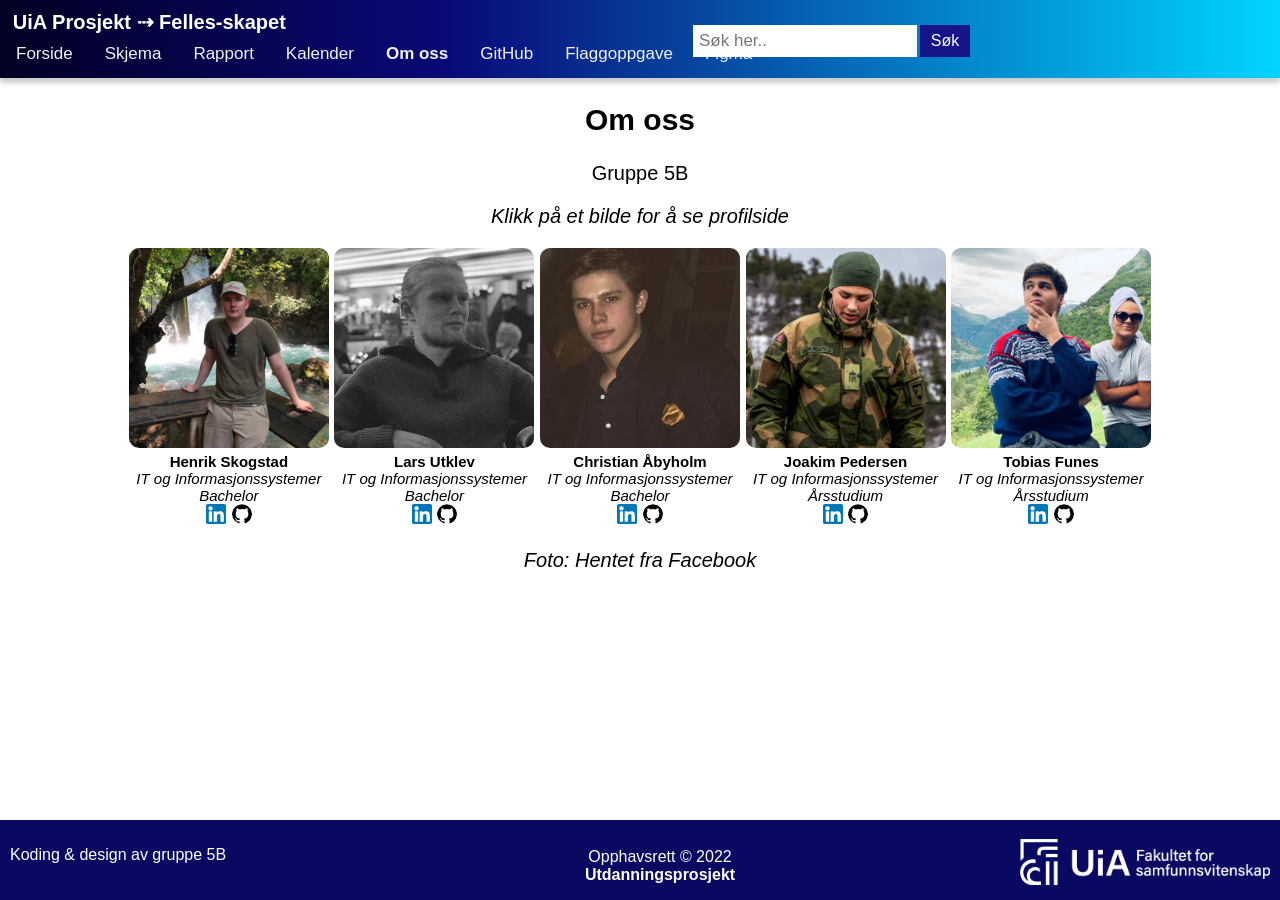
<file: hwr/about.html>
<!DOCTYPE html>
<html lang="nb">
<head>
    <meta charset="UTF-8">
    <meta http-equiv="X-UA-Compatible" content="IE=edge">
    <meta name="viewport" content="width=device-width, initial-scale=1">
    <link rel="shortcut icon" type="image/png" href="images/logo.png">
    <title>UiA - Om oss</title>
    <style>
body {
  margin: 0;
  font-family:'Segoe UI', Tahoma, Geneva, Verdana, sans-serif;
  background-color: rgb(255, 255, 255);
}

.header {
  font-weight: bold;
}

/* Bakgrunnsfarge bak navigasjonen */
.topnav {
  background-image: linear-gradient(90deg, #020024 0%, #090979 35%, #00d4ff 100%);
  overflow: hidden;
  box-shadow: 0 5px 5px rgba(0, 0, 0, 0.2)
}

/* Endrer linkene i navigasjonen */
.topnav a {
  float: left;
  color: #f2f2f2;
  padding: 14px 16px;
  text-decoration: none;
  font-size: 17px;
}

/* Endrer fargen når man holder over en link */
.topnav a:hover {
  text-decoration-line: underline;
}

/* Farge på aktiv side */
.topnav a.active {
  font-weight: bold;
}

/* Footer */
footer {
  position: fixed;
  width: 100%;
  left: 0;
  bottom: 0;
  height: 60px;
  background: #090961;
  color: #fff;
  padding: 10px;
  box-shadow: 0 5px 5px rgba(0, 0, 0, 0.2)
} 

.footerCopy {
    position: absolute;
    width:100%;
    bottom:0;
    text-align: center;
}

footer img {
  position: absolute;
  right: 30px;
  bottom: 15px;
}

/* Tekst på gruppeside */
.group-text {
  display: inline-block;
  text-align: center;
  width: 100%;
  font-size: 20px;
}

.images img:hover {
  transform: scale(1.02);
  box-shadow: rgb(0 0 0 / 30%) 0px 19px 38px, rgb(0 0 0 / 22%) 0px 15px 12px;
}

.images img {
  border-radius: 10px;
}

.images {
  display: inline-block;
}

.images p {
margin: 0;
font-size: 15px;
}
.header {
  text-align: left;
  background-image: linear-gradient(90deg, #020024 0%, #090979 35%, #00d4ff 100%);
  height: 10px;
  width: auto;
  padding-top: 10px;
  padding-bottom: 10px;
  padding-left: 1%;
  color: #fff;
  font-size: 20px;
}
        /* Søkefunksjon */
        #searchText {
				float: right;
				padding: 6px;
				border: none;
				font-size: 17px;
        position: absolute; 
        top: 25px; 
        right: 363px;
			}

			#searchBtn {
				float: right;
				border: none;
				background-color: #151589;
				font-size: 16px;
				cursor: pointer;
				height: 31.5px;
				width: 50px;
				border: none;
				color: white;
				align-items: center;
        position: absolute; 
        top: 25px; 
        right: 310px;
			}

			#searchBtn:hover {
				background-color: #222290;
				color: #fff;
      }

      .btn {
        background: transparent;
        border: 0;
        outline: none;
        cursor: pointer;
        font-size: 15px;
        font-weight: 500;
        border-radius: 30px;
        color: rgb(255, 255, 255);
        position: absolute; 
        top: 0px; 
        right: 0px;
      }

      .btn:hover {
        text-decoration: underline;
      }

      #linkedin {
        border-radius: 0;
        box-shadow: none;
      }

      .footerText a {
        color: white;
        text-align: left;
      }
</style>

</head>
<body>
  <div class="header">UiA Prosjekt ⇢ Felles-skapet</div>
  <div class="topnav">
    <a href="index.html">Forside</a>
    <a href="form.html">Skjema</a>
    <a href="report.html">Rapport</a>
    <a href="calendar.html">Kalender</a>
    <a class="active" href="about.html">Om oss</a>
    <a href="https://github.com/Skogstad-beep/HOWWEROLL">GitHub</a>
    <a href="https://lasapasa.github.io/flaggoppgave/">Flaggoppgave</a>
    <a href="https://www.figma.com/file/8fJcJRzjOVUvqOquZDizvX/HowWeRoll?node-id=0%3A1&t=D3OBFuBLFlvVVMr8-1">Figma</a>
    <input type="button" id="searchBtn" value="Søk" onclick="alertSearch()">
    <input type="text" id="searchText" placeholder="Søk her..">
  </div>

  <div class="group-text">
    <h2>Om oss</h2>
    <p>Gruppe 5B</p>
    <p><i>Klikk på et bilde for å se profilside</i></p>
    <div class="group">
    <div class="images">
    <a href="profile-henrik.html"><img src="images/skogen.jpg" alt="Henrik Skogstad" width="200" height="200"></a>
    <p><b>Henrik Skogstad</b></p>
    <p><i>IT og Informasjonssystemer</i></p>
    <p><i>Bachelor</i></p>
    <a href="https://www.linkedin.com/in/henrik-skogstad-150b83199/"><img src="images/ln.png" id="linkedin" width="20" height="20"></a>
    <a href="https://github.com/Skogstad-beep"><img src="images/github.png" id="github" width="20" height="20"></a>
    </div>
    <div class="images">
    <a href="profile-lars.html"><img src="images/lasapasa.jpg" alt="Lars Utklev" width="200" height="200"></a>
    <p><b>Lars Utklev</b></p>
    <p><i>IT og Informasjonssystemer</i></p>
    <p><i>Bachelor</i></p>
    <a href="#"><img src="images/ln.png" id="linkedin" width="20" height="20"></a>
    <a href="#"><img src="images/github.png" id="github" width="20" height="20"></a>

    </div>
    <div class="images">
    <a href="profile-christian.html"><img src="images/chrissy.jpg" alt="Christian Åbyholm" width="200" height="200"></a>
    <p><b>Christian Åbyholm</b></p>
    <p><i>IT og Informasjonssystemer</i></p>
    <p><i>Bachelor</i></p>
    <a href="#"><img src="images/ln.png" id="linkedin" width="20" height="20"></a>
    <a href="#"><img src="images/github.png" id="github" width="20" height="20"></a>
    </div>
    <div class="images">
    <a href="profile-joakim.html"><img src="images/jokke.jpg" alt="Joakim Pedersen" width="200" height="200"></a>
    <p><b>Joakim Pedersen</b></p>
    <p><i>IT og Informasjonssystemer</i></p>
    <p><i>Årsstudium</i></p>
    <a href="#"><img src="images/ln.png" id="linkedin" width="20" height="20"></a>
    <a href="#"><img src="images/github.png" id="github" width="20" height="20"></a>
    </div>
    <div class="images">
    <a href="profile-tobias.html"><img src="images/tobby.jpg" alt="Tobias Funes" width="200" height="200"></a>
    <p><b>Tobias Funes</b></p>
    <p><i>IT og Informasjonssystemer</i></p>
    <p><i>Årsstudium</i></p>
    <a href="#"><img src="images/ln.png" id="linkedin" width="20" height="20"></a>
    <a href="#"><img src="images/github.png" id="github" width="20" height="20"></a>
    </div>
    <p><i>Foto: Hentet fra Facebook</i></p>
    </div>
 </div> 

<footer>
  <div class="footerText">
  <p>Koding & design av gruppe 5B</p>
  <div class="footerCopy"><p>Opphavsrett &copy; 2022 <br> <b>Utdanningsprosjekt</b></p></div>
  <img src="images/footerlogo.png" width="250px" id="footerlogo">
</footer>


  <script>
    function alertSearch() {
    alert("Kun en placeholder.")
    }
</script>
</body>
</html>
</file>
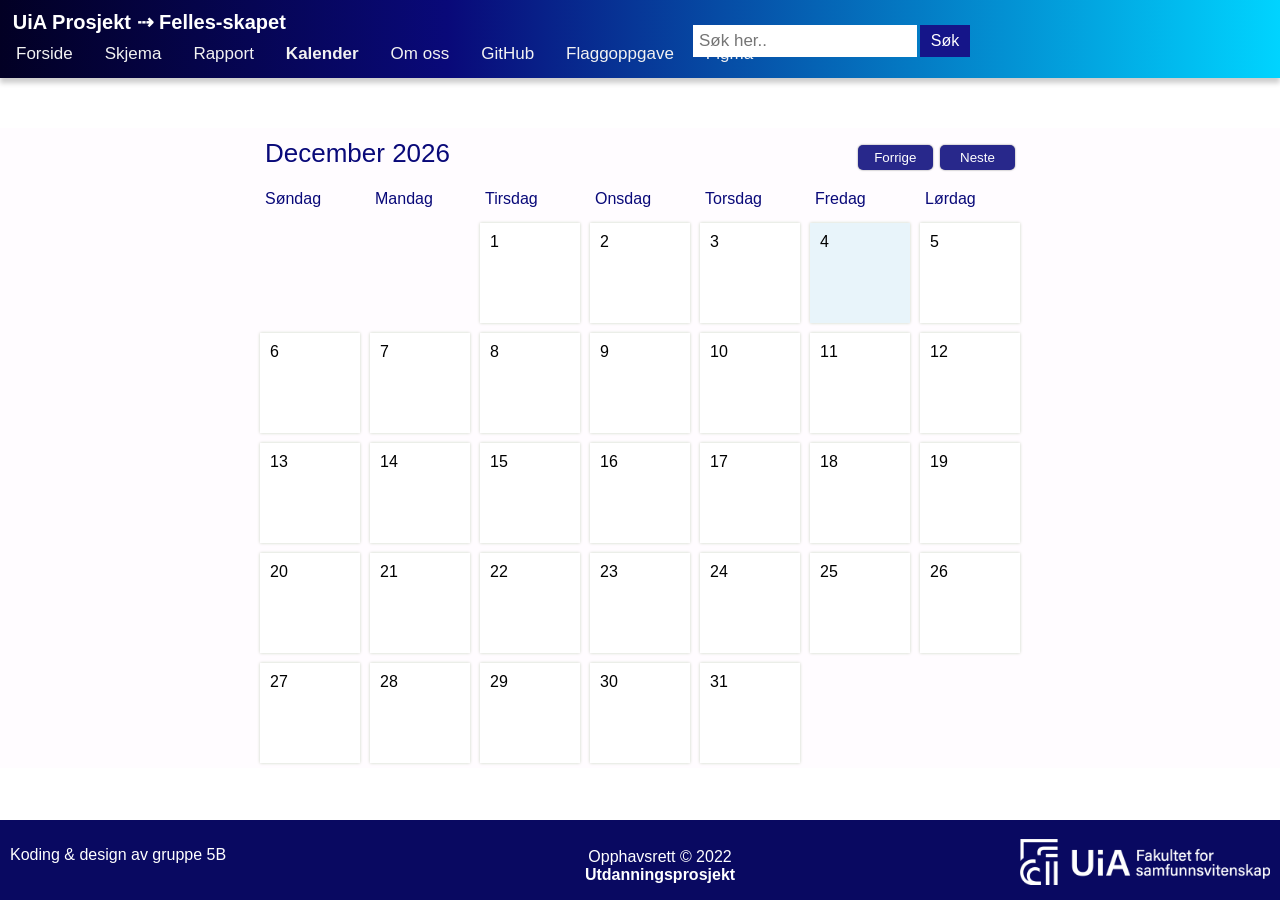
<file: hwr/calendar.html>
<!DOCTYPE html>
<html lang="nb">
<head>
    <meta charset="UTF-8">
    <meta http-equiv="X-UA-Compatible" content="IE=edge">
    <meta name="viewport" content="width=device-width, initial-scale=1">
    <link rel="shortcut icon" type="image/png" href="images/logo.png">
    <title>UiA - Kalender</title>
    <style>
body {
  margin: 0;
  font-family:'Segoe UI', Tahoma, Geneva, Verdana, sans-serif;
  background-color: rgb(255, 255, 255);
}

.header {
  font-weight: bold;
}

/* Bakgrunnsfarge bak navigasjonen */
.topnav {
  background-image: linear-gradient(90deg, #020024 0%, #090979 35%, #00d4ff 100%);
  overflow: hidden;
  box-shadow: 0 5px 5px rgba(0, 0, 0, 0.2)
}

/* Endrer linkene i navigasjonen */
.topnav a {
  float: left;
  color: #f2f2f2;
  padding: 14px 16px;
  text-decoration: none;
  font-size: 17px;
}

/* Endrer fargen når man holder over en link */
.topnav a:hover {
  text-decoration-line: underline;
}

/* Farge på aktiv side */
.topnav a.active {
  font-weight: bold;
}

/* Footer */
footer {
  position: fixed;
  width: 100%;
  left: 0;
  bottom: 0;
  height: 60px;
  background: #090961;
  color: #fff;
  padding: 10px;
  box-shadow: 0 5px 5px rgba(0, 0, 0, 0.2)
} 

.footerCopy {
    position: absolute;
    width:100%;
    bottom:0;
    text-align: center;
}

footer img {
  position: absolute;
  right: 30px;
  bottom: 15px;
}


.header {
  text-align: left;
  background-image: linear-gradient(90deg, #020024 0%, #090979 35%, #00d4ff 100%);
  height: 10px;
  width: auto;
  padding-top: 10px;
  padding-bottom: 10px;
  padding-left: 1%;
  color: #fff;
  font-size: 20px;
}
        /* Søkefunksjon */
        #searchText {
				float: right;
				padding: 6px;
				border: none;
				font-size: 17px;
        position: absolute; 
        top: 25px; 
        right: 363px;
			}

			#searchBtn {
				float: right;
				border: none;
				background-color: #151589;
				font-size: 16px;
				cursor: pointer;
				height: 31.5px;
				width: 50px;
				border: none;
				color: white;
				align-items: center;
        position: absolute; 
        top: 25px; 
        right: 310px;
			}

			#searchBtn:hover {
				background-color: #222290;
				color: #fff;
      }

      .btn {
        background: transparent;
        border: 0;
        outline: none;
        cursor: pointer;
        font-size: 15px;
        font-weight: 500;
        border-radius: 30px;
        color: rgb(255, 255, 255);
        position: absolute; 
        top: 0px; 
        right: 0px;
      }

      .btn:hover {
        text-decoration: underline;
      }

      .footerText a {
        color: white;
        text-align: left;
      }

      /* Kalender sitt utseende */

      .bodyCalendar {
      display: flex;
      margin-top: 50px;
      justify-content: center;
      background-color: #FFFCFF;
    }
      button {
  width: 75px;
  cursor: pointer;
  box-shadow: 0px 0px 2px gray;
  border: none;
  outline: none;
  padding: 5px;
  border-radius: 5px;
  color: white;
}

#header {
  padding: 10px;
  color: #090979;
  font-size: 26px;
  font-family: sans-serif;
  display: flex;
  justify-content: space-between;
}
#header button {
  background-color:#28288b;
}
#container {
  width: 770px;
}
#weekdays {
  width: 100%;
  display: flex;
  color: #090979;
}
#weekdays div {
  width: 100px;
  padding: 10px;
}
#calendar {
  width: 100%;
  margin: auto;
  display: flex;
  flex-wrap: wrap;
}
.day {
  width: 100px;
  padding: 10px;
  height: 100px;
  cursor: pointer;
  box-sizing: border-box;
  background-color: white;
  margin: 5px;
  box-shadow: 0px 0px 3px #CBD4C2;
  display: flex;
  flex-direction: column;
  justify-content: space-between;
}
.day:hover {
  background-color: #e8faed;
}

.day + #currentDay {
  background-color:#e8f4fa;
}
.event {
  font-size: 10px;
  padding: 3px;
  background-color: #3d3d91;
  color: white;
  border-radius: 5px;
  max-height: 55px;
  overflow: hidden;
}
.padding {
  cursor: default !important;
  background-color: #FFFCFF !important;
  box-shadow: none !important;
}
#newEventModal, #deleteEventModal {
  display: none;
  z-index: 20;
  padding: 25px;
  background-color: #e8f4fa;
  box-shadow: 0px 0px 3px black;
  border-radius: 5px;
  width: 350px;
  top: 100px;
  left: calc(50% - 175px);
  position: absolute;
  font-family: sans-serif;
}
#eventTitleInput {
  padding: 10px;
  width: 100%;
  box-sizing: border-box;
  margin-bottom: 25px;
  border-radius: 3px;
  outline: none;
  border: none;
  box-shadow: 0px 0px 3px gray;
}
#eventTitleInput.error {
  border: 2px solid red;
}
#cancelButton, #deleteButton {
  background-color: #d36c6c;
}
#saveButton, #closeButton {
  background-color: #67cf84;
}
#eventText {
  font-size: 14px;
}
#modalBackDrop {
  display: none;
  top: 0px;
  left: 0px;
  z-index: 10;
  width: 100vw;
  height: 100vh;
  position: absolute;
  background-color: rgba(0,0,0,0.8);
}
</style>

</head>
<body>
  <div class="header">UiA Prosjekt ⇢ Felles-skapet</div>
  <div class="topnav">
    <a href="index.html">Forside</a>
    <a href="form.html">Skjema</a>
    <a href="report.html">Rapport</a>
    <a class="active" href="calendar.html">Kalender</a>
    <a href="about.html">Om oss</a>
    <a href="https://github.com/Skogstad-beep/HOWWEROLL">GitHub</a>
    <a href="https://lasapasa.github.io/flaggoppgave/">Flaggoppgave</a>
    <a href="https://www.figma.com/file/8fJcJRzjOVUvqOquZDizvX/HowWeRoll?node-id=0%3A1&t=D3OBFuBLFlvVVMr8-1">Figma</a>
    <input type="button" id="searchBtn" value="Søk" onclick="alertSearch()">
    <input type="text" id="searchText" placeholder="Søk her..">
  </div>

  <div class="bodyCalendar">
  <div id="container">
    <div id="header">
      <div id="monthDisplay"></div>
      <div>
        <button id="backButton">Forrige</button>
        <button id="nextButton">Neste</button>
      </div>
    </div>

    <div id="weekdays">
      <div>Søndag</div>
      <div>Mandag</div>
      <div>Tirsdag</div>
      <div>Onsdag</div>
      <div>Torsdag</div>
      <div>Fredag</div>
      <div>Lørdag</div>
    </div>

    <div id="calendar"></div>
  </div>

  <div id="newEventModal">
    <h2>Ny avtale</h2>

    <input id="eventTitleInput" placeholder="Fyll inn avtale" />

    <button id="saveButton">Lagre</button>
    <button id="cancelButton">Avbryt</button>
  </div>

  <div id="deleteEventModal">
    <h2>Avtale</h2>

    <p id="eventText"></p>

    <button id="deleteButton">Slett</button>
    <button id="closeButton">Lukk</button>
  </div>

  <div id="modalBackDrop"></div>
  </div>

<br><br><br><br><br><br>

<footer>
  <div class="footerText">
  <p>Koding & design av gruppe 5B</p>
  <div class="footerCopy"><p>Opphavsrett &copy; 2022 <br> <b>Utdanningsprosjekt</b></p></div>
  <img src="images/footerlogo.png" width="250px" id="footerlogo">
</footer>


  <script>
    function alertSearch() {
    alert("Kun en placeholder.")
    }
</script>

<script>
  let nav = 0;
let clicked = null;
let events = localStorage.getItem('events') ? JSON.parse(localStorage.getItem('events')) : [];

const calendar = document.getElementById('calendar');
const newEventModal = document.getElementById('newEventModal');
const deleteEventModal = document.getElementById('deleteEventModal');
const backDrop = document.getElementById('modalBackDrop');
const eventTitleInput = document.getElementById('eventTitleInput');
const weekdays = ['Sunday', 'Monday', 'Tuesday', 'Wednesday', 'Thursday', 'Friday', 'Saturday'];

function openModal(date) {
  clicked = date;

  const eventForDay = events.find(e => e.date === clicked);

  if (eventForDay) {
    document.getElementById('eventText').innerText = eventForDay.title;
    deleteEventModal.style.display = 'block';
  } else {
    newEventModal.style.display = 'block';
  }

  backDrop.style.display = 'block';
}

function load() {
  const dt = new Date();

  if (nav !== 0) {
    dt.setMonth(new Date().getMonth() + nav);
  }

  const day = dt.getDate();
  const month = dt.getMonth();
  const year = dt.getFullYear();

  const firstDayOfMonth = new Date(year, month, 1);
  const daysInMonth = new Date(year, month + 1, 0).getDate();
  
  const dateString = firstDayOfMonth.toLocaleDateString('en-us', {
    weekday: 'long',
    year: 'numeric',
    month: 'numeric',
    day: 'numeric',
  });
  const paddingDays = weekdays.indexOf(dateString.split(', ')[0]);

  document.getElementById('monthDisplay').innerText = 
    `${dt.toLocaleDateString('en-us', { month: 'long' })} ${year}`;

  calendar.innerHTML = '';

  for(let i = 1; i <= paddingDays + daysInMonth; i++) {
    const daySquare = document.createElement('div');
    daySquare.classList.add('day');

    const dayString = `${month + 1}/${i - paddingDays}/${year}`;

    if (i > paddingDays) {
      daySquare.innerText = i - paddingDays;
      const eventForDay = events.find(e => e.date === dayString);

      if (i - paddingDays === day && nav === 0) {
        daySquare.id = 'currentDay';
      }

      if (eventForDay) {
        const eventDiv = document.createElement('div');
        eventDiv.classList.add('event');
        eventDiv.innerText = eventForDay.title;
        daySquare.appendChild(eventDiv);
      }

      daySquare.addEventListener('click', () => openModal(dayString));
    } else {
      daySquare.classList.add('padding');
    }

    calendar.appendChild(daySquare);    
  }
}

function closeModal() {
  eventTitleInput.classList.remove('error');
  newEventModal.style.display = 'none';
  deleteEventModal.style.display = 'none';
  backDrop.style.display = 'none';
  eventTitleInput.value = '';
  clicked = null;
  load();
}

function saveEvent() {
  if (eventTitleInput.value) {
    eventTitleInput.classList.remove('error');

    events.push({
      date: clicked,
      title: eventTitleInput.value,
    });

    localStorage.setItem('events', JSON.stringify(events));
    closeModal();
  } else {
    eventTitleInput.classList.add('error');
  }
}

function deleteEvent() {
  events = events.filter(e => e.date !== clicked);
  localStorage.setItem('events', JSON.stringify(events));
  closeModal();
}

function initButtons() {
  document.getElementById('nextButton').addEventListener('click', () => {
    nav++;
    load();
  });

  document.getElementById('backButton').addEventListener('click', () => {
    nav--;
    load();
  });

  document.getElementById('saveButton').addEventListener('click', saveEvent);
  document.getElementById('cancelButton').addEventListener('click', closeModal);
  document.getElementById('deleteButton').addEventListener('click', deleteEvent);
  document.getElementById('closeButton').addEventListener('click', closeModal);
}

initButtons();
load();
</script>
</body>
</html>
</file>
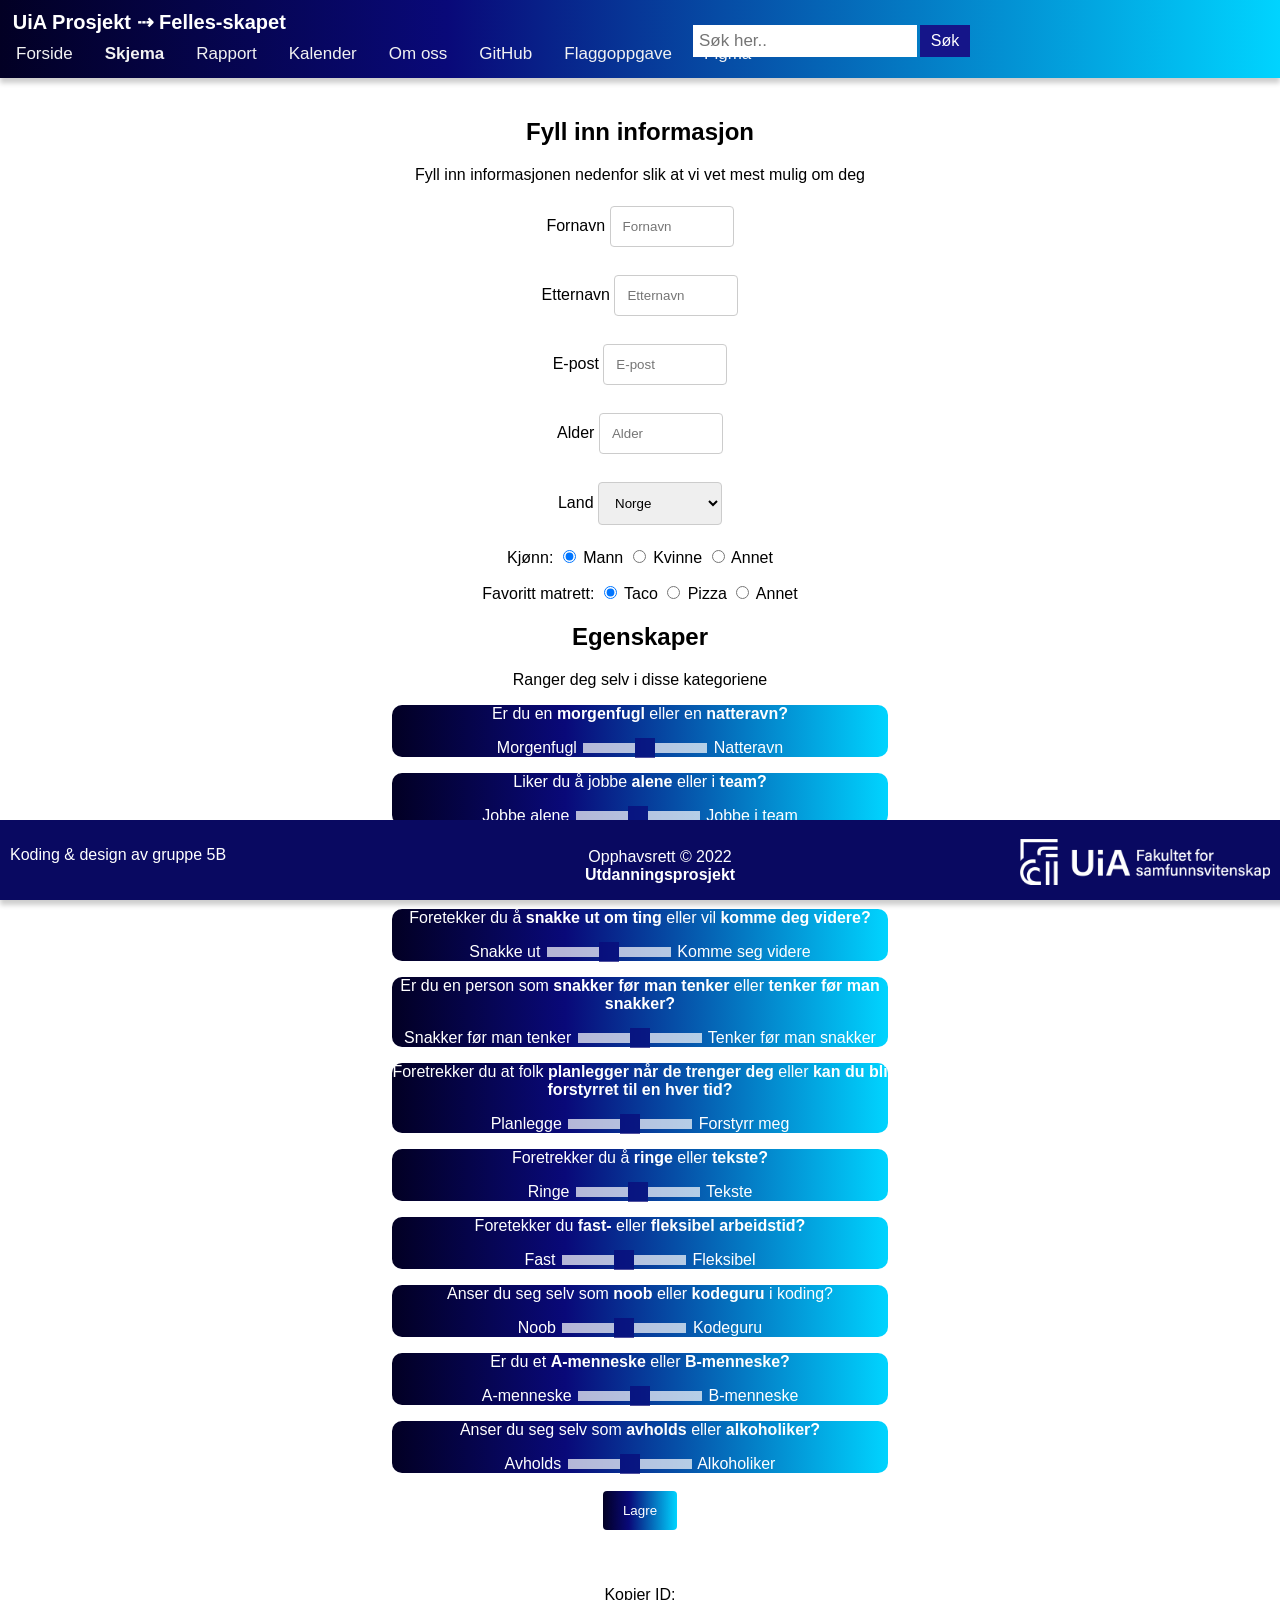
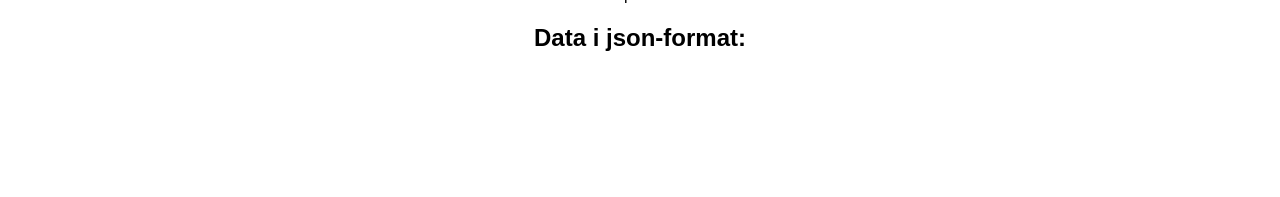
<file: hwr/form.html>
<!DOCTYPE html>
<html lang="nb">
<head>
    <meta charset="UTF-8">
    <meta http-equiv="X-UA-Compatible" content="IE=edge">
    <meta name="viewport" content="width=device-width, initial-scale=1">
    <link rel="shortcut icon" type="image/png" href="images/logo.png">
    <title>UiA - Skjema</title>
    <style>
body {
  margin: 0;
  font-family:'Segoe UI', Tahoma, Geneva, Verdana, sans-serif;
  background-color: rgb(255, 255, 255);
}

.header {
  font-weight: bold;
}

/* Bakgrunnsfarge bak navigasjonen */
.topnav {
  background-image: linear-gradient(90deg, #020024 0%, #090979 35%, #00d4ff 100%);
  overflow: hidden;
  box-shadow: 0 5px 5px rgba(0, 0, 0, 0.2)
}

/* Endrer linkene i navigasjonen */
.topnav a {
  float: left;
  color: #f2f2f2;
  padding: 14px 16px;
  text-decoration: none;
  font-size: 17px;
}

/* Endrer fargen når man holder over en link */
.topnav a:hover {
  text-decoration-line: underline;
}

/* Farge på aktiv side */
.topnav a.active {
  font-weight: bold;
}

/* Footer */
footer {
  position: fixed;
  width: 100%;
  left: 0;
  bottom: 0;
  height: 60px;
  background: #090961;
  color: #fff;
  padding: 10px;
  box-shadow: 0 5px 5px rgba(0, 0, 0, 0.2)
} 

.footerCopy {
    position: absolute;
    width:100%;
    bottom:0;
    text-align: center;
}

footer img {
  position: absolute;
  right: 30px;
  bottom: 15px;
}

.header {
  text-align: left;
  background-image: linear-gradient(90deg, #020024 0%, #090979 35%, #00d4ff 100%);
  height: 10px;
  width: auto;
  padding-top: 10px;
  padding-bottom: 10px;
  padding-left: 1%;
  color: #fff;
  font-size: 20px;
}
        /* Søkefunksjon */
        #searchText {
				float: right;
				padding: 6px;
				border: none;
				font-size: 17px;
        position: absolute; 
        top: 25px; 
        right: 363px;
			}

			#searchBtn {
				float: right;
				border: none;
				background-color: #151589;
				font-size: 16px;
				cursor: pointer;
				height: 31.5px;
				width: 50px;
				border: none;
				color: white;
				align-items: center;
        position: absolute; 
        top: 25px; 
        right: 310px;
			}

			#searchBtn:hover {
				background-color: #222290;
				color: #fff;
      }

      .btn {
        background: transparent;
        border: 0;
        outline: none;
        cursor: pointer;
        font-size: 15px;
        font-weight: 500;
        border-radius: 30px;
        color: rgb(255, 255, 255);
        position: absolute; 
        top: 0px; 
        right: 0px;
      }

      .btn:hover {
        text-decoration: underline;
      }

      .footerText a {
        color: white;
        text-align: left;
      }

        /* Style inputs with type="text", select elements and textareas */
        .hwr-form input[type=text],[type=number], select, textarea {
        width: 10%; /* Full width */
        padding: 12px; /* Some padding */ 
        border: 1px solid #ccc; /* Gray border */
        border-radius: 4px; /* Rounded borders */
        box-sizing: border-box; /* Make sure that padding and width stays in place */
        margin-top: 6px; /* Add a top margin */
        margin-bottom: 6px; /* Bottom margin */
        resize: vertical /* Allow the user to vertically resize the textarea (not horizontally) */
       }
        /* Style the submit button with a specific background color etc */
        .hwr-form #btnLagre {
        background-image: linear-gradient(90deg, #020024 0%, #090979 35%, #00d4ff 100%);
        color: white;
        padding: 12px 20px;
        border: none;
        border-radius: 4px;
        cursor: pointer;
        }

        .hwr-form #btnLagre:hover {
        background-image: linear-gradient(90deg, #020024 0%, #090979 35%, #09095a 100%);
        }

       /* Add a background color and some padding around the form */
        .hwr-form {
        border-radius: 5px;
        padding: 20px;
        text-align: center;
        }

        .sliderClass {
          background-image: linear-gradient(90deg, #020024 0%, #090979 35%, #00d4ff 100%);
          border-radius: 10px;
          width: 40%;
          margin: auto;
          color: white;
        }
        .id {
        text-align: center;
        } 
        .results {
          text-align: center;
        }
        
        .slider {
            -webkit-appearance: none;
            width: 25%;
            height: 10px;
            background: #ffffff;
            outline: none;
            opacity: 0.7;
            -webkit-transition: .2s;
            transition: opacity .2s;
        }

        .slider:hover {opacity: 1;}

        .slider::-webkit-slider-thumb {
            -webkit-appearance: none;
            appearance: none;
            width: 20px;
            height: 20px;
            background: #090979;
            cursor: pointer;
        }

</style>

</head>
<body>
  <div class="header">UiA Prosjekt ⇢ Felles-skapet</div>
  <div class="topnav">
    <a href="index.html">Forside</a>
    <a class="active" href="form.html">Skjema</a>
    <a href="report.html">Rapport</a>
    <a href="calendar.html">Kalender</a>
    <a href="about.html">Om oss</a>
    <a href="https://github.com/Skogstad-beep/HOWWEROLL">GitHub</a>
    <a href="https://lasapasa.github.io/flaggoppgave/">Flaggoppgave</a>
    <a href="https://www.figma.com/file/8fJcJRzjOVUvqOquZDizvX/HowWeRoll?node-id=0%3A1&t=D3OBFuBLFlvVVMr8-1">Figma</a>
    <input type="button" id="searchBtn" value="Søk" onclick="alertSearch()">
    <input type="text" id="searchText" placeholder="Søk her..">
  </div>

  <form class="hwr-form">
    <h2>Fyll inn informasjon</h2>
    <p>Fyll inn informasjonen nedenfor slik at vi vet mest mulig om deg</p>
    <p><label for="fname">Fornavn</label>
    <input type="text" name="fname" placeholder="Fornavn" class="fnameLabel" required /></p>
    <p><label for="lname">Etternavn</label>
    <input type="text" name="lname" placeholder="Etternavn" class="enameLabel" required /></p>
    <p><label for="email">E-post</label>
    <input type="text" name="email" placeholder="E-post" class="emailLabel" required /></p>
    <p><label for="age">Alder</label>
    <input type="number" name="age" placeholder="Alder" class="ageLabel" max="100" min ="10"></p>
    <p><label for="country">Land</label>
      <select id="country" name="country">
        <option value="norway" selected>Norge</option>
        <option value="sweden">Sverige</option>
        <option value="denmark">Danmark</option>
        <option value="finland">Finland</option>
        <option value="island">Island</option>
      </select></p>
      <p><label for="gender">Kjønn:</label>
      <input type="radio" id="male" name="gender" value="male" checked>
      <label for="male">Mann</label>
      <input type="radio" id="female" name="gender" value="female">
      <label for="female">Kvinne</label>
      <input type="radio" id="other" name="gender" value="other">
      <label for="male">Annet</label></p>
      <p><label for="food">Favoritt matrett:</label>
        <input type="radio" id="taco" name="food" value="taco" checked>
        <label for="male">Taco</label>
        <input type="radio" id="pizza" name="food" value="pizza">
        <label for="female">Pizza</label>
        <input type="radio" id="other" name="food" value="other">
        <label for="male">Annet</label></p>
      <!-- Fjernet
      <p><label>Hobbyer <i>(Valgfritt)</i></label>
        <div class="form-hobbies-inline">
        <label><input type="checkbox" name="hobbies" value="sports">Sport</label>
        <label><input type="checkbox" name="hobbies" value="movies" checked>Film</label>
        <label><input type="checkbox" name="hobbies" value="music" checked>Musikk</label>
      </div></p>
      -->
    <h2>Egenskaper</h2>
    <p>Ranger deg selv i disse kategoriene</p>
    <div class="sliderClass">
    <p>Er du en <b>morgenfugl</b> eller en <b>natteravn?</b></p>
      <label for="moNa">Morgenfugl</label>
      <input type="range" id="moNa" name="moNa" value="50" class="slider">
      <label for="moNa">Natteravn</label>
    </div>
    <div class="sliderClass">
    <p>Liker du å jobbe <b>alene</b> eller i <b>team?</b></p>
      <label for="alTe">Jobbe alene</label>
      <input type="range" id="alTe" name="alTe" value="50" class="slider">
      <label for="alTe">Jobbe i team</label>
    </div>
    <div class="sliderClass">
    <p>Må du vite <b>alt</b> eller er du <b>foretrekker du å komme rett til poenget?</b></p>
      <label for="alPo">Må vite alt</label>
      <input type="range" id="alPo" name="alPo" value="50" class="slider">
      <label for="alPo">Kom til poenget</label>
    </div>
    <div class="sliderClass">
    <p>Foretekker du å <b>snakke ut om ting</b> eller vil <b>komme deg videre?</b></p>
      <label for="snVi">Snakke ut</label>
      <input type="range" id="snVi" name="snVi" value="50" class="slider">
      <label for="snVi">Komme seg videre</label>
    </div>
    <div class="sliderClass">
    <p>Er du en person som <b>snakker før man tenker</b> eller <b>tenker før man snakker?</b></p>
      <label for="snTe">Snakker før man tenker</label>
      <input type="range" id="snTe" name="snTe" value="50" class="slider">
      <label for="snTe">Tenker før man snakker</label>
    </div>
    <div class="sliderClass">
    <p>Foretrekker du at folk <b>planlegger når de trenger deg</b> eller <b>kan du bli forstyrret til en hver tid?</b></p>
      <label for="plFo">Planlegge</label>
      <input type="range" id="plFo" name="plFo" value="50" class="slider">
      <label for="plFo">Forstyrr meg</label>
    </div>
    <div class="sliderClass">
    <p>Foretrekker du å <b>ringe</b> eller <b>tekste?</b></p>
      <label for="riTe">Ringe</label>
      <input type="range" id="riTe" name="riTe" value="50" class="slider">
      <label for="riTe">Tekste</label>
    </div>
    <div class="sliderClass">
    <p>Foretekker du <b>fast-</b> eller <b>fleksibel arbeidstid?</b></p>
      <label for="faFl">Fast</label>
      <input type="range" id="faFl" name="faFl" value="50" class="slider">
      <label for="faFl">Fleksibel</label>
    </div>
    <div class="sliderClass">
    <p>Anser du seg selv som <b>noob</b> eller <b>kodeguru</b> i koding?</p>
      <label for="noKo">Noob</label>
      <input type="range" id="noKo" name="noKo" value="50" class="slider">
      <label for="noKo">Kodeguru</label>
    </div>
    <div class="sliderClass">
    <p>Er du et <b>A-menneske</b> eller <b>B-menneske?</b></p>
      <label for="aB">A-menneske</label>
      <input type="range" id="aB" name="aB" value="50" class="slider">
      <label for="aB">B-menneske</label>
    </div>
    <div class="sliderClass">
    <p>Anser du seg selv som <b>avholds</b> eller <b>alkoholiker?</b></p>
      <label for="avAlko">Avholds</label>
      <input type="range" id="avAlko" name="avAlko" value="50" class="slider">
      <label for="avAlko">Alkoholiker</label>
    </div>
    <br>
    <button type="submit" id="btnLagre">Lagre</button>
  </form>

    <br><br>

    <div class="id">
      Kopier ID: <input type="text" value="timetrxid" id="timetrxidCOPY" style="width: 400px">
    </div>

    <div class="results">
      <h2>Data i json-format:</h2>
      <pre></pre>
    </div>
    <br><br><br><br><br><br><br>
<footer>
  <div class="footerText">
  <p>Koding & design av gruppe 5B</p>
  <div class="footerCopy"><p>Opphavsrett &copy; 2022 <br> <b>Utdanningsprosjekt</b></p></div>
  <img src="images/footerlogo.png" width="250px" id="footerlogo">
</footer>


  <script>
    function alertSearch() {
    alert("Kun en placeholder.")
    }
</script>

<script>
  // Lagring-av-data
  var timetrxidCOPY=document.getElementById("timetrxidCOPY");
  var btnLagre=document.getElementById("btnLagre");

  timetrxidCOPY.hidden=true;

  btnLagre.onclick=function (){
      timetrxidCOPY.hidden=false;
  }

  // From https://developer.mozilla.org/en-US/docs/Web/API/Fetch_API/Using_Fetch (seen 2021-09-27)
  // Example POST method implementation using fetch:
  async function postData(url = '', data = {}) {
      // Default options are marked with *
      const response = await fetch(url, {
          method: 'POST', // *GET, POST, PUT, DELETE, etc.
          mode: 'cors', // no-cors, *cors, same-origin
          cache: 'no-cache', // *default, no-cache, reload, force-cache,only-if-cached
          credentials: 'same-origin', // include, *same-origin, omit
          headers: {
              'Content-Type': 'application/json',
              // 'Content-Type': 'application/x-www-form-urlencoded',
          },
          redirect: 'follow', // manual, *follow, error
          referrerPolicy: 'no-referrer', // no-referrer,*no-referrer-when-downgrade, origin, origin-when-cross-origin, same-origin, strict-origin, strict-origin-when-cross-origin, unsafe-url
          body: JSON.stringify(data) // body data type must match"Content-Type"header
      });
      return response.json(); // parses JSON response into native JavaScriptobjects
  }

  function handleSubmit(event) {
      event.preventDefault();
      const data = new FormData(event.target);
      const formJSON = Object.fromEntries(data.entries());
      const results = document.querySelector('.results pre');
      postData('https://bacit.info/', formJSON)
          .then(data => {
              results.innerText = JSON.stringify(data, null, 2);
              timetrxidCOPY.value=data.time+"-"+data.trxid;
          });
  }
  const form = document.querySelector('form');
  form.addEventListener('submit', handleSubmit);
</script>

</body>
</html>
</file>
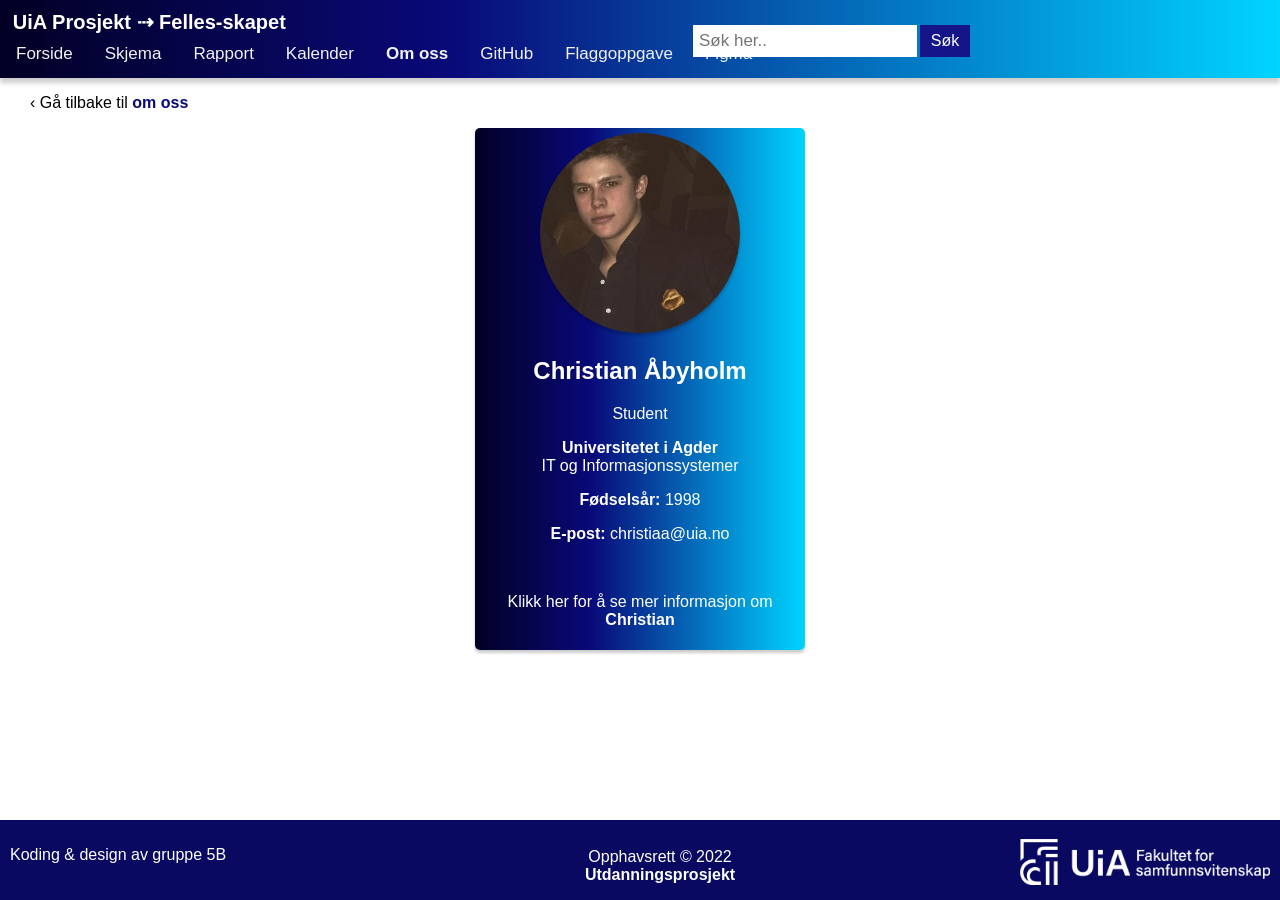
<file: hwr/profile-christian.html>
<!DOCTYPE html>
<html lang="nb">
<head>
    <meta charset="UTF-8">
    <meta http-equiv="X-UA-Compatible" content="IE=edge">
    <meta name="viewport" content="width=device-width, initial-scale=1">
    <link rel="shortcut icon" type="image/png" href="images/logo.png">
    <title>UiA - Profil</title>
    <style>
body {
  margin: 0;
  font-family:'Segoe UI', Tahoma, Geneva, Verdana, sans-serif;
  background-color: rgb(255, 255, 255);
}

.header {
  font-weight: bold;
}

/* Bakgrunnsfarge bak navigasjonen */
.topnav {
  background-image: linear-gradient(90deg, #020024 0%, #090979 35%, #00d4ff 100%);
  overflow: hidden;
  box-shadow: 0 5px 5px rgba(0, 0, 0, 0.2)
}

/* Endrer linkene i navigasjonen */
.topnav a {
  float: left;
  color: #f2f2f2;
  padding: 14px 16px;
  text-decoration: none;
  font-size: 17px;
}

/* Endrer fargen når man holder over en link */
.topnav a:hover {
  text-decoration-line: underline;
}

/* Farge på aktiv side */
.topnav a.active {
  font-weight: bold;
}

/* Footer */
footer {
  position: fixed;
  width: 100%;
  left: 0;
  bottom: 0;
  height: 60px;
  background: #090961;
  color: #fff;
  padding: 10px;
  box-shadow: 0 5px 5px rgba(0, 0, 0, 0.2)
} 

.footerCopy {
    position: absolute;
    width:100%;
    bottom:0;
    text-align: center;
}

footer img {
  position: absolute;
  right: 30px;
  bottom: 15px;
}


.header {
  text-align: left;
  background-image: linear-gradient(90deg, #020024 0%, #090979 35%, #00d4ff 100%);
  height: 10px;
  width: auto;
  padding-top: 10px;
  padding-bottom: 10px;
  padding-left: 1%;
  color: #fff;
  font-size: 20px;
}
        /* Søkefunksjon */
        #searchText {
				float: right;
				padding: 6px;
				border: none;
				font-size: 17px;
        position: absolute; 
        top: 25px; 
        right: 363px;
			}

			#searchBtn {
				float: right;
				border: none;
				background-color: #151589;
				font-size: 16px;
				cursor: pointer;
				height: 31.5px;
				width: 50px;
				border: none;
				color: white;
				align-items: center;
        position: absolute; 
        top: 25px; 
        right: 310px;
			}

			#searchBtn:hover {
				background-color: #222290;
				color: #fff;
      }

      .btn {
        background: transparent;
        border: 0;
        outline: none;
        cursor: pointer;
        font-size: 15px;
        font-weight: 500;
        border-radius: 30px;
        color: rgb(255, 255, 255);
        position: absolute; 
        top: 0px; 
        right: 0px;
      }

      .btn:hover {
        text-decoration: underline;
      }

      .footerText a {
        color: white;
        text-align: left;
      }

      .headerText img {
        border-radius: 50%;
        box-shadow: 0 3px 3px rgba(0, 0, 0, 0.2)
      }

      .headerText {
        background-image: linear-gradient(90deg, #020024 0%, #090979 35%, #00d4ff 100%);
        width: 25%;
        float: center;
        border-radius: 5px;
        padding: 5px 5px;
        text-align: center;
        margin: auto;
        box-shadow: 0 3px 3px rgba(0, 0, 0, 0.2);
        color: white;
      }

      .headerText a {
      text-decoration: none;
      color: white;
      }

      .goBack {
        margin-left: 30px;
      }

      .goBack a {
        text-decoration: none;
        color: #090979;
      }

      .goBack a:hover {
        text-decoration: underline;
      }

      .hidden {
        display: none;
      }

      #hidden-element {
        background-image: linear-gradient(90deg, #020024 0%, #090979 35%, #00d4ff 100%);
        width: 75%;
        border-radius: 5px;
        padding: 5px 5px;
        text-align: center;
        margin: auto;
        box-shadow: 0 3px 3px rgba(0, 0, 0, 0.2);
        color: white;
      }

      #text:hover {
        cursor: pointer;
        text-decoration: underline;
      }

</style>

</head>
<body>
  <div class="header">UiA Prosjekt ⇢ Felles-skapet</div>
  <div class="topnav">
    <a href="index.html">Forside</a>
    <a href="form.html">Skjema</a>
    <a href="report.html">Rapport</a>
    <a href="calendar.html">Kalender</a>
    <a class="active" href="about.html">Om oss</a>
    <a href="https://github.com/Skogstad-beep/HOWWEROLL">GitHub</a>
    <a href="https://lasapasa.github.io/flaggoppgave/">Flaggoppgave</a>
    <a href="https://www.figma.com/file/8fJcJRzjOVUvqOquZDizvX/HowWeRoll?node-id=0%3A1&t=D3OBFuBLFlvVVMr8-1">Figma</a>
    <input type="button" id="searchBtn" value="Søk" onclick="alertSearch()">
    <input type="text" id="searchText" placeholder="Søk her..">
  </div>

  <div class="goBack"><p>‹ Gå tilbake til <a href="about.html"><b>om oss</b></a></p></div>
  <div class="headerText">
    <img src="images/chrissy.jpg" width="200">
    <h2>Christian Åbyholm</h2>
    <p>Student</p>
    <p><b>Universitetet i Agder</b><br>IT og Informasjonssystemer</p>
    <p><b>Fødselsår: </b>1998</p>
    <p><b>E-post: </b><a href="mailto:christiaa@uia.no">christiaa@uia.no</a></p>
    <br>
    <p id="text">Klikk her for å se mer informasjon om <b>Christian</b></p>
  </div>
<br>
  <div id="hidden-element" class="hidden">
    <p><b>Om Christian</b></p>
    <p>Tekst kommer...</p>
  </div>

<br><br><br>
<footer>
  <div class="footerText">
  <p>Koding & design av gruppe 5B</p>
  <div class="footerCopy"><p>Opphavsrett &copy; 2022 <br> <b>Utdanningsprosjekt</b></p></div>
  <img src="images/footerlogo.png" width="250px" id="footerlogo">
</footer>


  <script>
    function alertSearch() {
    alert("Kun en placeholder.")
    }
</script>

<script>
  // Get the text and hidden element by their ID
  var textElement = document.getElementById("text");
  var hiddenElement = document.getElementById("hidden-element");

  // Add a click event listener to the text element
  textElement.addEventListener("click", function() {
      // Toggle the "hidden" class on the hidden element
      hiddenElement.classList.toggle("hidden");
  });
</script>

</body>
</html>
</file>
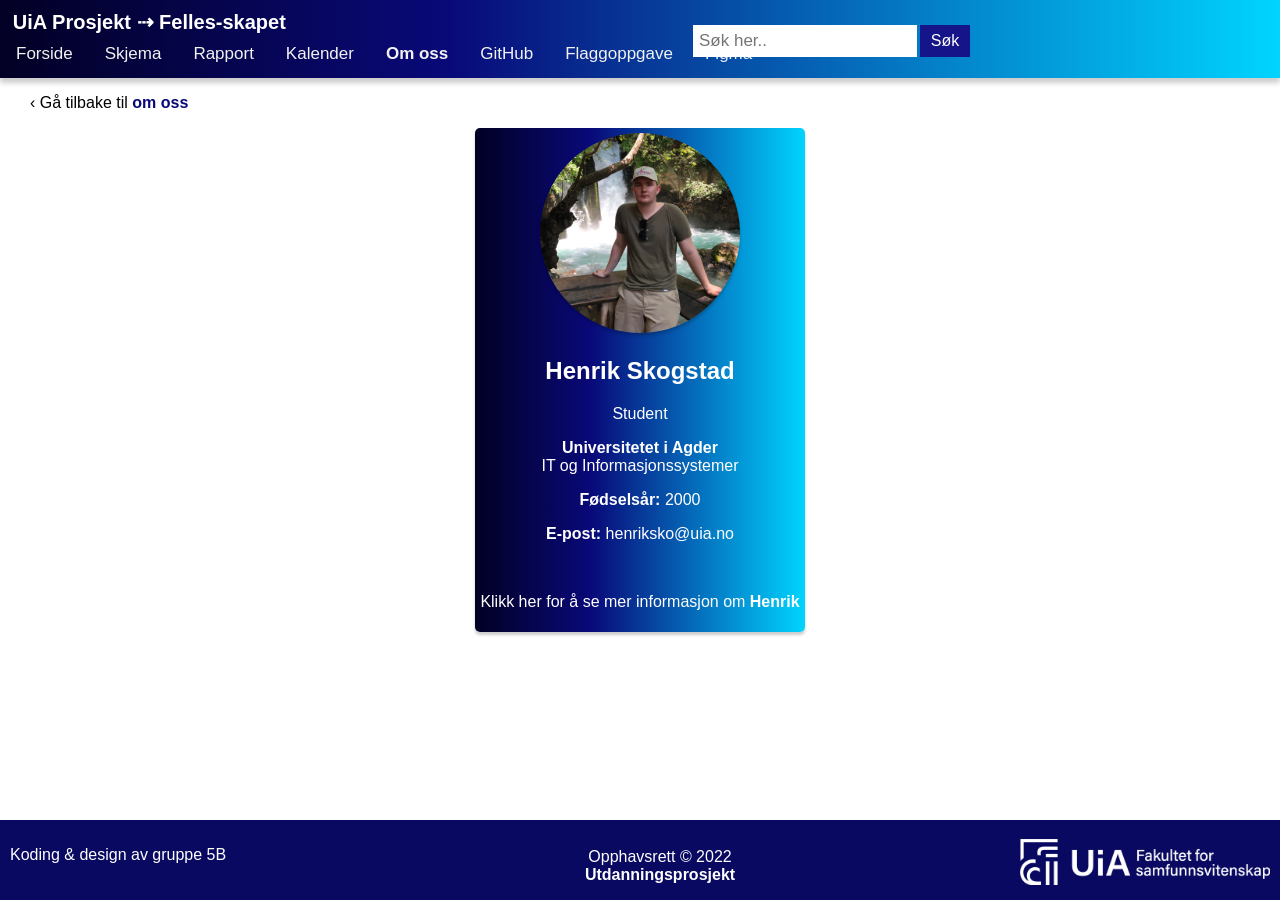
<file: hwr/profile-henrik.html>
<!DOCTYPE html>
<html lang="nb">
<head>
    <meta charset="UTF-8">
    <meta http-equiv="X-UA-Compatible" content="IE=edge">
    <meta name="viewport" content="width=device-width, initial-scale=1">
    <link rel="shortcut icon" type="image/png" href="images/logo.png">
    <title>UiA - Profil</title>
    <style>
body {
  margin: 0;
  font-family:'Segoe UI', Tahoma, Geneva, Verdana, sans-serif;
  background-color: rgb(255, 255, 255);
}

.header {
  font-weight: bold;
}

/* Bakgrunnsfarge bak navigasjonen */
.topnav {
  background-image: linear-gradient(90deg, #020024 0%, #090979 35%, #00d4ff 100%);
  overflow: hidden;
  box-shadow: 0 5px 5px rgba(0, 0, 0, 0.2)
}

/* Endrer linkene i navigasjonen */
.topnav a {
  float: left;
  color: #f2f2f2;
  padding: 14px 16px;
  text-decoration: none;
  font-size: 17px;
}

/* Endrer fargen når man holder over en link */
.topnav a:hover {
  text-decoration-line: underline;
}

/* Farge på aktiv side */
.topnav a.active {
  font-weight: bold;
}

/* Footer */
footer {
  position: fixed;
  width: 100%;
  left: 0;
  bottom: 0;
  height: 60px;
  background: #090961;
  color: #fff;
  padding: 10px;
  box-shadow: 0 5px 5px rgba(0, 0, 0, 0.2)
} 

.footerCopy {
    position: absolute;
    width:100%;
    bottom:0;
    text-align: center;
}

footer img {
  position: absolute;
  right: 30px;
  bottom: 15px;
}


.header {
  text-align: left;
  background-image: linear-gradient(90deg, #020024 0%, #090979 35%, #00d4ff 100%);
  height: 10px;
  width: auto;
  padding-top: 10px;
  padding-bottom: 10px;
  padding-left: 1%;
  color: #fff;
  font-size: 20px;
}
        /* Søkefunksjon */
        #searchText {
				float: right;
				padding: 6px;
				border: none;
				font-size: 17px;
        position: absolute; 
        top: 25px; 
        right: 363px;
			}

			#searchBtn {
				float: right;
				border: none;
				background-color: #151589;
				font-size: 16px;
				cursor: pointer;
				height: 31.5px;
				width: 50px;
				border: none;
				color: white;
				align-items: center;
        position: absolute; 
        top: 25px; 
        right: 310px;
			}

			#searchBtn:hover {
				background-color: #222290;
				color: #fff;
      }

      .btn {
        background: transparent;
        border: 0;
        outline: none;
        cursor: pointer;
        font-size: 15px;
        font-weight: 500;
        border-radius: 30px;
        color: rgb(255, 255, 255);
        position: absolute; 
        top: 0px; 
        right: 0px;
      }

      .btn:hover {
        text-decoration: underline;
      }

      .footerText a {
        color: white;
        text-align: left;
      }

      .headerText img {
        border-radius: 50%;
        box-shadow: 0 3px 3px rgba(0, 0, 0, 0.2)
      }

      .headerText {
        background-image: linear-gradient(90deg, #020024 0%, #090979 35%, #00d4ff 100%);
        width: 25%;
        float: center;
        border-radius: 5px;
        padding: 5px 5px;
        text-align: center;
        margin: auto;
        box-shadow: 0 3px 3px rgba(0, 0, 0, 0.2);
        color: white;
      }

      .headerText a {
      text-decoration: none;
      color: white;
      }

      .goBack {
        margin-left: 30px;
      }

      .goBack a {
        text-decoration: none;
        color: #090979;
      }

      .goBack a:hover {
        text-decoration: underline;
      }

      .hidden {
        display: none;
      }

      #hidden-element {
        background-image: linear-gradient(90deg, #020024 0%, #090979 35%, #00d4ff 100%);
        width: 75%;
        border-radius: 5px;
        padding: 5px 5px;
        text-align: center;
        margin: auto;
        box-shadow: 0 3px 3px rgba(0, 0, 0, 0.2);
        color: white;
      }

      #text:hover {
        cursor: pointer;
        text-decoration: underline;
      }

</style>

</head>
<body>
  <div class="header">UiA Prosjekt ⇢ Felles-skapet</div>
  <div class="topnav">
    <a href="index.html">Forside</a>
    <a href="form.html">Skjema</a>
    <a href="report.html">Rapport</a>
    <a href="calendar.html">Kalender</a>
    <a class="active" href="about.html">Om oss</a>
    <a href="https://github.com/Skogstad-beep/HOWWEROLL">GitHub</a>
    <a href="https://lasapasa.github.io/flaggoppgave/">Flaggoppgave</a>
    <a href="https://www.figma.com/file/8fJcJRzjOVUvqOquZDizvX/HowWeRoll?node-id=0%3A1&t=D3OBFuBLFlvVVMr8-1">Figma</a>
    <input type="button" id="searchBtn" value="Søk" onclick="alertSearch()">
    <input type="text" id="searchText" placeholder="Søk her..">
  </div>

  <div class="goBack"><p>‹ Gå tilbake til <a href="about.html"><b>om oss</b></a></p></div>
  <div class="headerText">
    <img src="images/skogen.jpg" width="200">
    <h2>Henrik Skogstad</h2>
    <p>Student</p>
    <p><b>Universitetet i Agder</b><br>IT og Informasjonssystemer</p>
    <p><b>Fødselsår: </b>2000</p>
    <p><b>E-post: </b><a href="mailto:henriksko@uia.no">henriksko@uia.no</a></p>
    <br>
    <p id="text">Klikk her for å se mer informasjon om <b>Henrik</b></p>
  </div>
<br>
  <div id="hidden-element" class="hidden">
    <p><b>Om Henrik</b></p>
    <p>Henrik er 21 år, og er fra Stavern. Han har fagbrev i IKT-servicefag. Etter fullført fagbrev har han jobbet et år som IT-konsulent og fullført videregående skole ved å ta påbygging til generell studiekompetanse. I hans periode som lærling og konsulent har han fått erfaring innenfor support, audio/video (AV), web og nettverk. Dette er oppgaver han trives svært godt med og har lyst til å jobbe med i fremtiden.</p>
  </div>

<br><br><br>
<footer>
  <div class="footerText">
  <p>Koding & design av gruppe 5B</p>
  <div class="footerCopy"><p>Opphavsrett &copy; 2022 <br> <b>Utdanningsprosjekt</b></p></div>
  <img src="images/footerlogo.png" width="250px" id="footerlogo">
</footer>


  <script>
    function alertSearch() {
    alert("Kun en placeholder.")
    }
</script>

<script>
  // Get the text and hidden element by their ID
  var textElement = document.getElementById("text");
  var hiddenElement = document.getElementById("hidden-element");

  // Add a click event listener to the text element
  textElement.addEventListener("click", function() {
      // Toggle the "hidden" class on the hidden element
      hiddenElement.classList.toggle("hidden");
  });
</script>

</body>
</html>
</file>
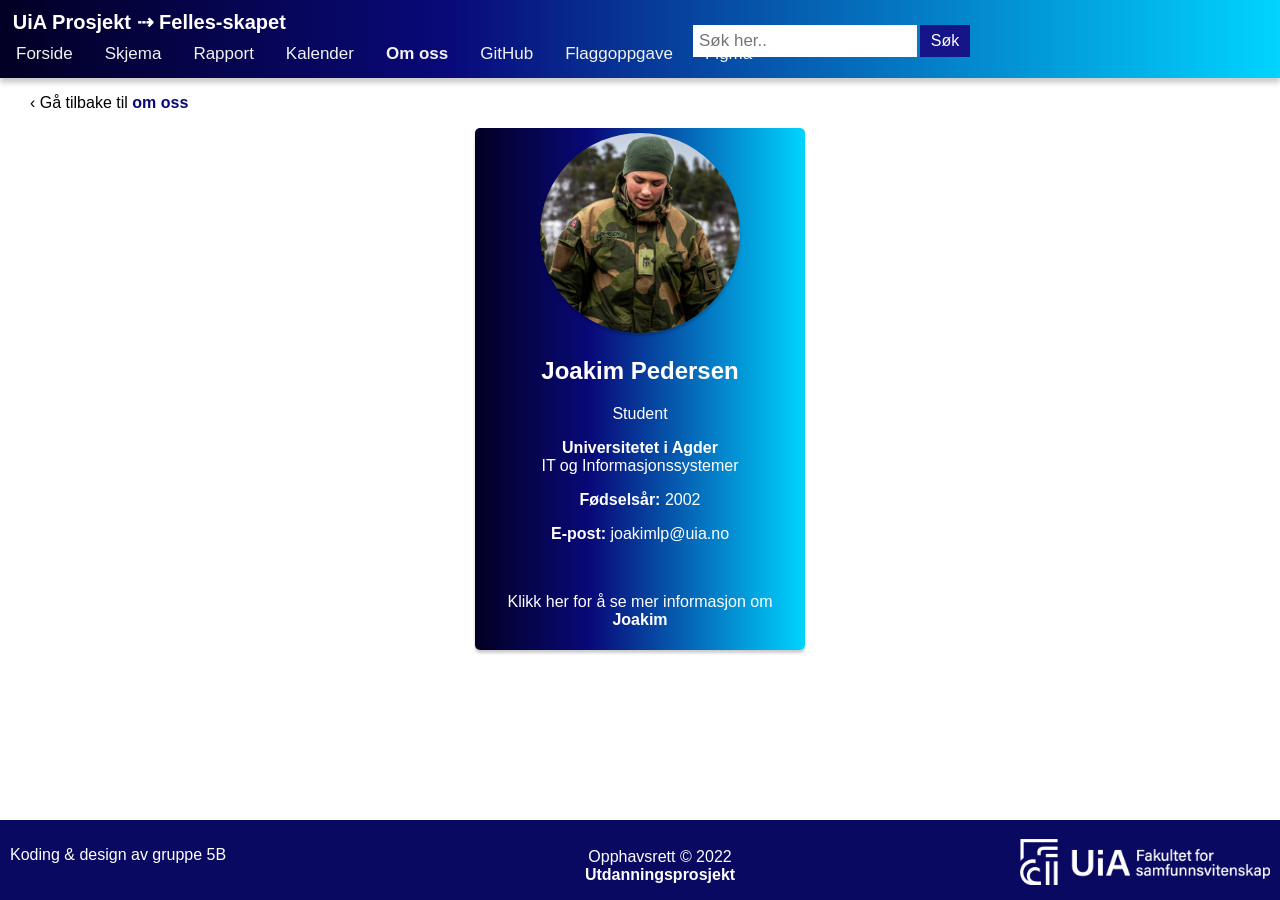
<file: hwr/profile-joakim.html>
<!DOCTYPE html>
<html lang="nb">
<head>
    <meta charset="UTF-8">
    <meta http-equiv="X-UA-Compatible" content="IE=edge">
    <meta name="viewport" content="width=device-width, initial-scale=1">
    <link rel="shortcut icon" type="image/png" href="images/logo.png">
    <title>UiA - Profil</title>
    <style>
body {
  margin: 0;
  font-family:'Segoe UI', Tahoma, Geneva, Verdana, sans-serif;
  background-color: rgb(255, 255, 255);
}

.header {
  font-weight: bold;
}

/* Bakgrunnsfarge bak navigasjonen */
.topnav {
  background-image: linear-gradient(90deg, #020024 0%, #090979 35%, #00d4ff 100%);
  overflow: hidden;
  box-shadow: 0 5px 5px rgba(0, 0, 0, 0.2)
}

/* Endrer linkene i navigasjonen */
.topnav a {
  float: left;
  color: #f2f2f2;
  padding: 14px 16px;
  text-decoration: none;
  font-size: 17px;
}

/* Endrer fargen når man holder over en link */
.topnav a:hover {
  text-decoration-line: underline;
}

/* Farge på aktiv side */
.topnav a.active {
  font-weight: bold;
}

/* Footer */
footer {
  position: fixed;
  width: 100%;
  left: 0;
  bottom: 0;
  height: 60px;
  background: #090961;
  color: #fff;
  padding: 10px;
  box-shadow: 0 5px 5px rgba(0, 0, 0, 0.2)
} 

.footerCopy {
    position: absolute;
    width:100%;
    bottom:0;
    text-align: center;
}

footer img {
  position: absolute;
  right: 30px;
  bottom: 15px;
}


.header {
  text-align: left;
  background-image: linear-gradient(90deg, #020024 0%, #090979 35%, #00d4ff 100%);
  height: 10px;
  width: auto;
  padding-top: 10px;
  padding-bottom: 10px;
  padding-left: 1%;
  color: #fff;
  font-size: 20px;
}
        /* Søkefunksjon */
        #searchText {
				float: right;
				padding: 6px;
				border: none;
				font-size: 17px;
        position: absolute; 
        top: 25px; 
        right: 363px;
			}

			#searchBtn {
				float: right;
				border: none;
				background-color: #151589;
				font-size: 16px;
				cursor: pointer;
				height: 31.5px;
				width: 50px;
				border: none;
				color: white;
				align-items: center;
        position: absolute; 
        top: 25px; 
        right: 310px;
			}

			#searchBtn:hover {
				background-color: #222290;
				color: #fff;
      }

      .btn {
        background: transparent;
        border: 0;
        outline: none;
        cursor: pointer;
        font-size: 15px;
        font-weight: 500;
        border-radius: 30px;
        color: rgb(255, 255, 255);
        position: absolute; 
        top: 0px; 
        right: 0px;
      }

      .btn:hover {
        text-decoration: underline;
      }

      .footerText a {
        color: white;
        text-align: left;
      }

      .headerText img {
        border-radius: 50%;
        box-shadow: 0 3px 3px rgba(0, 0, 0, 0.2)
      }

      .headerText {
        background-image: linear-gradient(90deg, #020024 0%, #090979 35%, #00d4ff 100%);
        width: 25%;
        float: center;
        border-radius: 5px;
        padding: 5px 5px;
        text-align: center;
        margin: auto;
        box-shadow: 0 3px 3px rgba(0, 0, 0, 0.2);
        color: white;
      }

      .headerText a {
      text-decoration: none;
      color: white;
      }

      .goBack {
        margin-left: 30px;
      }

      .goBack a {
        text-decoration: none;
        color: #090979;
      }

      .goBack a:hover {
        text-decoration: underline;
      }

      .hidden {
        display: none;
      }

      #hidden-element {
        background-image: linear-gradient(90deg, #020024 0%, #090979 35%, #00d4ff 100%);
        width: 75%;
        border-radius: 5px;
        padding: 5px 5px;
        text-align: center;
        margin: auto;
        box-shadow: 0 3px 3px rgba(0, 0, 0, 0.2);
        color: white;
      }

      #text:hover {
        cursor: pointer;
        text-decoration: underline;
      }

</style>

</head>
<body>
  <div class="header">UiA Prosjekt ⇢ Felles-skapet</div>
  <div class="topnav">
    <a href="index.html">Forside</a>
    <a href="form.html">Skjema</a>
    <a href="report.html">Rapport</a>
    <a href="calendar.html">Kalender</a>
    <a class="active" href="about.html">Om oss</a>
    <a href="https://github.com/Skogstad-beep/HOWWEROLL">GitHub</a>
    <a href="https://lasapasa.github.io/flaggoppgave/">Flaggoppgave</a>
    <a href="https://www.figma.com/file/8fJcJRzjOVUvqOquZDizvX/HowWeRoll?node-id=0%3A1&t=D3OBFuBLFlvVVMr8-1">Figma</a>
    <input type="button" id="searchBtn" value="Søk" onclick="alertSearch()">
    <input type="text" id="searchText" placeholder="Søk her..">
  </div>

  <div class="goBack"><p>‹ Gå tilbake til <a href="about.html"><b>om oss</b></a></p></div>
  <div class="headerText">
    <img src="images/jokke.jpg" width="200">
    <h2>Joakim Pedersen</h2>
    <p>Student</p>
    <p><b>Universitetet i Agder</b><br>IT og Informasjonssystemer</p>
    <p><b>Fødselsår: </b>2002</p>
    <p><b>E-post: </b><a href="mailto:joakimlp@uia.no">joakimlp@uia.no</a></p>
    <br>
    <p id="text">Klikk her for å se mer informasjon om <b>Joakim</b></p>
  </div>
<br>
  <div id="hidden-element" class="hidden">
    <p><b>Om Joakim</b></p>
    <p>Tekst kommer...</p>
  </div>

<br><br><br>
<footer>
  <div class="footerText">
  <p>Koding & design av gruppe 5B</p>
  <div class="footerCopy"><p>Opphavsrett &copy; 2022 <br> <b>Utdanningsprosjekt</b></p></div>
  <img src="images/footerlogo.png" width="250px" id="footerlogo">
</footer>


  <script>
    function alertSearch() {
    alert("Kun en placeholder.")
    }
</script>

<script>
  // Get the text and hidden element by their ID
  var textElement = document.getElementById("text");
  var hiddenElement = document.getElementById("hidden-element");

  // Add a click event listener to the text element
  textElement.addEventListener("click", function() {
      // Toggle the "hidden" class on the hidden element
      hiddenElement.classList.toggle("hidden");
  });
</script>

</body>
</html>
</file>
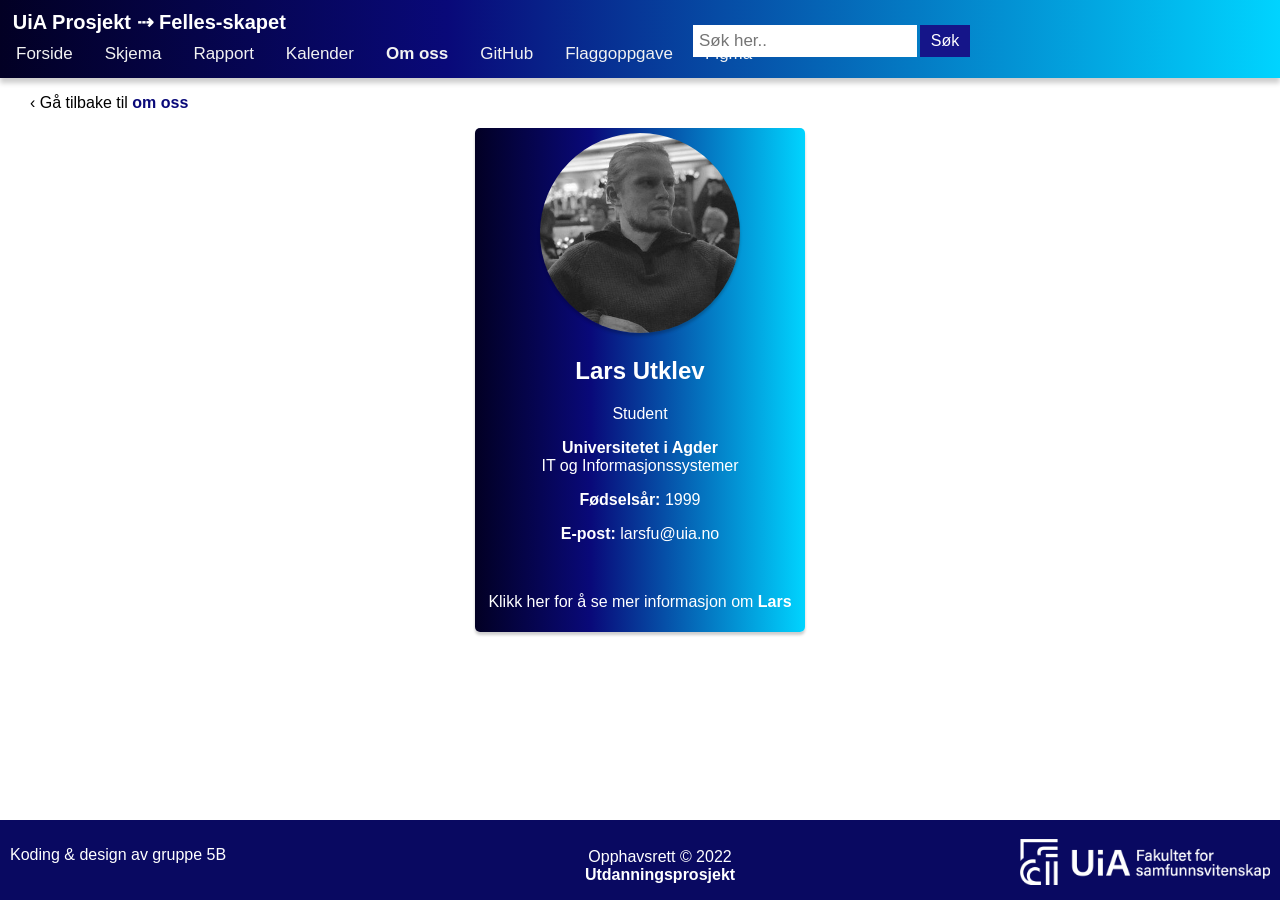
<file: hwr/profile-lars.html>
<!DOCTYPE html>
<html lang="nb">
<head>
    <meta charset="UTF-8">
    <meta http-equiv="X-UA-Compatible" content="IE=edge">
    <meta name="viewport" content="width=device-width, initial-scale=1">
    <link rel="shortcut icon" type="image/png" href="images/logo.png">
    <title>UiA - Profil</title>
    <style>
body {
  margin: 0;
  font-family:'Segoe UI', Tahoma, Geneva, Verdana, sans-serif;
  background-color: rgb(255, 255, 255);
}

.header {
  font-weight: bold;
}

/* Bakgrunnsfarge bak navigasjonen */
.topnav {
  background-image: linear-gradient(90deg, #020024 0%, #090979 35%, #00d4ff 100%);
  overflow: hidden;
  box-shadow: 0 5px 5px rgba(0, 0, 0, 0.2)
}

/* Endrer linkene i navigasjonen */
.topnav a {
  float: left;
  color: #f2f2f2;
  padding: 14px 16px;
  text-decoration: none;
  font-size: 17px;
}

/* Endrer fargen når man holder over en link */
.topnav a:hover {
  text-decoration-line: underline;
}

/* Farge på aktiv side */
.topnav a.active {
  font-weight: bold;
}

/* Footer */
footer {
  position: fixed;
  width: 100%;
  left: 0;
  bottom: 0;
  height: 60px;
  background: #090961;
  color: #fff;
  padding: 10px;
  box-shadow: 0 5px 5px rgba(0, 0, 0, 0.2)
} 

.footerCopy {
    position: absolute;
    width:100%;
    bottom:0;
    text-align: center;
}

footer img {
  position: absolute;
  right: 30px;
  bottom: 15px;
}


.header {
  text-align: left;
  background-image: linear-gradient(90deg, #020024 0%, #090979 35%, #00d4ff 100%);
  height: 10px;
  width: auto;
  padding-top: 10px;
  padding-bottom: 10px;
  padding-left: 1%;
  color: #fff;
  font-size: 20px;
}
        /* Søkefunksjon */
        #searchText {
				float: right;
				padding: 6px;
				border: none;
				font-size: 17px;
        position: absolute; 
        top: 25px; 
        right: 363px;
			}

			#searchBtn {
				float: right;
				border: none;
				background-color: #151589;
				font-size: 16px;
				cursor: pointer;
				height: 31.5px;
				width: 50px;
				border: none;
				color: white;
				align-items: center;
        position: absolute; 
        top: 25px; 
        right: 310px;
			}

			#searchBtn:hover {
				background-color: #222290;
				color: #fff;
      }

      .btn {
        background: transparent;
        border: 0;
        outline: none;
        cursor: pointer;
        font-size: 15px;
        font-weight: 500;
        border-radius: 30px;
        color: rgb(255, 255, 255);
        position: absolute; 
        top: 0px; 
        right: 0px;
      }

      .btn:hover {
        text-decoration: underline;
      }

      .footerText a {
        color: white;
        text-align: left;
      }

      .headerText img {
        border-radius: 50%;
        box-shadow: 0 3px 3px rgba(0, 0, 0, 0.2)
      }

      .headerText {
        background-image: linear-gradient(90deg, #020024 0%, #090979 35%, #00d4ff 100%);
        width: 25%;
        float: center;
        border-radius: 5px;
        padding: 5px 5px;
        text-align: center;
        margin: auto;
        box-shadow: 0 3px 3px rgba(0, 0, 0, 0.2);
        color: white;
      }

      .headerText a {
      text-decoration: none;
      color: white;
      }

      .goBack {
        margin-left: 30px;
      }

      .goBack a {
        text-decoration: none;
        color: #090979;
      }

      .goBack a:hover {
        text-decoration: underline;
      }

      .hidden {
        display: none;
      }

      #hidden-element {
        background-image: linear-gradient(90deg, #020024 0%, #090979 35%, #00d4ff 100%);
        width: 75%;
        border-radius: 5px;
        padding: 5px 5px;
        text-align: center;
        margin: auto;
        box-shadow: 0 3px 3px rgba(0, 0, 0, 0.2);
        color: white;
      }

      #text:hover {
        cursor: pointer;
        text-decoration: underline;
      }

</style>

</head>
<body>
  <div class="header">UiA Prosjekt ⇢ Felles-skapet</div>
  <div class="topnav">
    <a href="index.html">Forside</a>
    <a href="form.html">Skjema</a>
    <a href="report.html">Rapport</a>
    <a href="calendar.html">Kalender</a>
    <a class="active" href="about.html">Om oss</a>
    <a href="https://github.com/Skogstad-beep/HOWWEROLL">GitHub</a>
    <a href="https://lasapasa.github.io/flaggoppgave/">Flaggoppgave</a>
    <a href="https://www.figma.com/file/8fJcJRzjOVUvqOquZDizvX/HowWeRoll?node-id=0%3A1&t=D3OBFuBLFlvVVMr8-1">Figma</a>
    <input type="button" id="searchBtn" value="Søk" onclick="alertSearch()">
    <input type="text" id="searchText" placeholder="Søk her..">
  </div>

  <div class="goBack"><p>‹ Gå tilbake til <a href="about.html"><b>om oss</b></a></p></div>
  <div class="headerText">
    <img src="images/lasapasa.jpg" width="200">
    <h2>Lars Utklev</h2>
    <p>Student</p>
    <p><b>Universitetet i Agder</b><br>IT og Informasjonssystemer</p>
    <p><b>Fødselsår: </b>1999</p>
    <p><b>E-post: </b><a href="mailto:larsfu@uia.no">larsfu@uia.no</a></p>
    <br>
    <p id="text">Klikk her for å se mer informasjon om <b>Lars</b></p>
  </div>
<br>
  <div id="hidden-element" class="hidden">
    <p><b>Om Lars</b></p>
    <p>Tekst kommer...</p>
  </div>

<br><br><br>
<footer>
  <div class="footerText">
  <p>Koding & design av gruppe 5B</p>
  <div class="footerCopy"><p>Opphavsrett &copy; 2022 <br> <b>Utdanningsprosjekt</b></p></div>
  <img src="images/footerlogo.png" width="250px" id="footerlogo">
</footer>


  <script>
    function alertSearch() {
    alert("Kun en placeholder.")
    }
</script>

<script>
  // Get the text and hidden element by their ID
  var textElement = document.getElementById("text");
  var hiddenElement = document.getElementById("hidden-element");

  // Add a click event listener to the text element
  textElement.addEventListener("click", function() {
      // Toggle the "hidden" class on the hidden element
      hiddenElement.classList.toggle("hidden");
  });
</script>

</body>
</html>
</file>
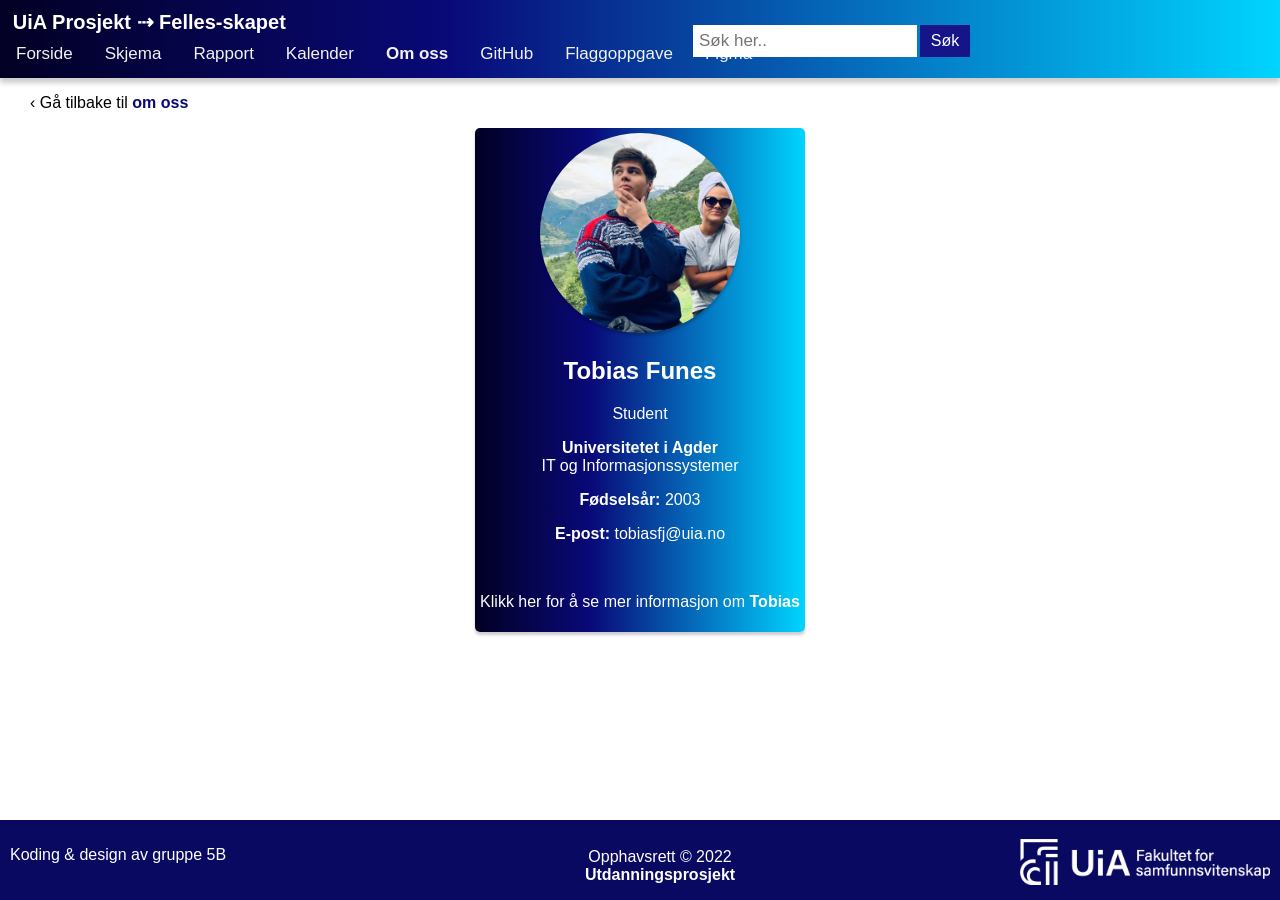
<file: hwr/profile-tobias.html>
<!DOCTYPE html>
<html lang="nb">
<head>
    <meta charset="UTF-8">
    <meta http-equiv="X-UA-Compatible" content="IE=edge">
    <meta name="viewport" content="width=device-width, initial-scale=1">
    <link rel="shortcut icon" type="image/png" href="images/logo.png">
    <title>UiA - Profil</title>
    <style>
body {
  margin: 0;
  font-family:'Segoe UI', Tahoma, Geneva, Verdana, sans-serif;
  background-color: rgb(255, 255, 255);
}

.header {
  font-weight: bold;
}

/* Bakgrunnsfarge bak navigasjonen */
.topnav {
  background-image: linear-gradient(90deg, #020024 0%, #090979 35%, #00d4ff 100%);
  overflow: hidden;
  box-shadow: 0 5px 5px rgba(0, 0, 0, 0.2)
}

/* Endrer linkene i navigasjonen */
.topnav a {
  float: left;
  color: #f2f2f2;
  padding: 14px 16px;
  text-decoration: none;
  font-size: 17px;
}

/* Endrer fargen når man holder over en link */
.topnav a:hover {
  text-decoration-line: underline;
}

/* Farge på aktiv side */
.topnav a.active {
  font-weight: bold;
}

/* Footer */
footer {
  position: fixed;
  width: 100%;
  left: 0;
  bottom: 0;
  height: 60px;
  background: #090961;
  color: #fff;
  padding: 10px;
  box-shadow: 0 5px 5px rgba(0, 0, 0, 0.2)
} 

.footerCopy {
    position: absolute;
    width:100%;
    bottom:0;
    text-align: center;
}

footer img {
  position: absolute;
  right: 30px;
  bottom: 15px;
}


.header {
  text-align: left;
  background-image: linear-gradient(90deg, #020024 0%, #090979 35%, #00d4ff 100%);
  height: 10px;
  width: auto;
  padding-top: 10px;
  padding-bottom: 10px;
  padding-left: 1%;
  color: #fff;
  font-size: 20px;
}
        /* Søkefunksjon */
        #searchText {
				float: right;
				padding: 6px;
				border: none;
				font-size: 17px;
        position: absolute; 
        top: 25px; 
        right: 363px;
			}

			#searchBtn {
				float: right;
				border: none;
				background-color: #151589;
				font-size: 16px;
				cursor: pointer;
				height: 31.5px;
				width: 50px;
				border: none;
				color: white;
				align-items: center;
        position: absolute; 
        top: 25px; 
        right: 310px;
			}

			#searchBtn:hover {
				background-color: #222290;
				color: #fff;
      }

      .btn {
        background: transparent;
        border: 0;
        outline: none;
        cursor: pointer;
        font-size: 15px;
        font-weight: 500;
        border-radius: 30px;
        color: rgb(255, 255, 255);
        position: absolute; 
        top: 0px; 
        right: 0px;
      }

      .btn:hover {
        text-decoration: underline;
      }

      .footerText a {
        color: white;
        text-align: left;
      }

      .headerText img {
        border-radius: 50%;
        box-shadow: 0 3px 3px rgba(0, 0, 0, 0.2)
      }

      .headerText {
        background-image: linear-gradient(90deg, #020024 0%, #090979 35%, #00d4ff 100%);
        width: 25%;
        float: center;
        border-radius: 5px;
        padding: 5px 5px;
        text-align: center;
        margin: auto;
        box-shadow: 0 3px 3px rgba(0, 0, 0, 0.2);
        color: white;
      }

      .headerText a {
      text-decoration: none;
      color: white;
      }

      .goBack {
        margin-left: 30px;
      }

      .goBack a {
        text-decoration: none;
        color: #090979;
      }

      .goBack a:hover {
        text-decoration: underline;
      }

      .hidden {
        display: none;
      }

      #hidden-element {
        background-image: linear-gradient(90deg, #020024 0%, #090979 35%, #00d4ff 100%);
        width: 75%;
        border-radius: 5px;
        padding: 5px 5px;
        text-align: center;
        margin: auto;
        box-shadow: 0 3px 3px rgba(0, 0, 0, 0.2);
        color: white;
      }

      #text:hover {
        cursor: pointer;
        text-decoration: underline;
      }

</style>

</head>
<body>
  <div class="header">UiA Prosjekt ⇢ Felles-skapet</div>
  <div class="topnav">
    <a href="index.html">Forside</a>
    <a href="form.html">Skjema</a>
    <a href="report.html">Rapport</a>
    <a href="calendar.html">Kalender</a>
    <a class="active" href="about.html">Om oss</a>
    <a href="https://github.com/Skogstad-beep/HOWWEROLL">GitHub</a>
    <a href="https://lasapasa.github.io/flaggoppgave/">Flaggoppgave</a>
    <a href="https://www.figma.com/file/8fJcJRzjOVUvqOquZDizvX/HowWeRoll?node-id=0%3A1&t=D3OBFuBLFlvVVMr8-1">Figma</a>
    <input type="button" id="searchBtn" value="Søk" onclick="alertSearch()">
    <input type="text" id="searchText" placeholder="Søk her..">
  </div>

  <div class="goBack"><p>‹ Gå tilbake til <a href="about.html"><b>om oss</b></a></p></div>
  <div class="headerText">
    <img src="images/tobby.jpg" width="200">
    <h2>Tobias Funes</h2>
    <p>Student</p>
    <p><b>Universitetet i Agder</b><br>IT og Informasjonssystemer</p>
    <p><b>Fødselsår: </b>2003</p>
    <p><b>E-post: </b><a href="mailto:tobiasfj@uia.no">tobiasfj@uia.no</a></p>
    <br>
    <p id="text">Klikk her for å se mer informasjon om <b>Tobias</b></p>
  </div>
<br>
  <div id="hidden-element" class="hidden">
    <p><b>Om Tobias</b></p>
    <p>Tekst kommer...</p>
  </div>

<br><br><br>
<footer>
  <div class="footerText">
  <p>Koding & design av gruppe 5B</p>
  <div class="footerCopy"><p>Opphavsrett &copy; 2022 <br> <b>Utdanningsprosjekt</b></p></div>
  <img src="images/footerlogo.png" width="250px" id="footerlogo">
</footer>


  <script>
    function alertSearch() {
    alert("Kun en placeholder.")
    }
</script>

<script>
  // Get the text and hidden element by their ID
  var textElement = document.getElementById("text");
  var hiddenElement = document.getElementById("hidden-element");

  // Add a click event listener to the text element
  textElement.addEventListener("click", function() {
      // Toggle the "hidden" class on the hidden element
      hiddenElement.classList.toggle("hidden");
  });
</script>

</body>
</html>
</file>
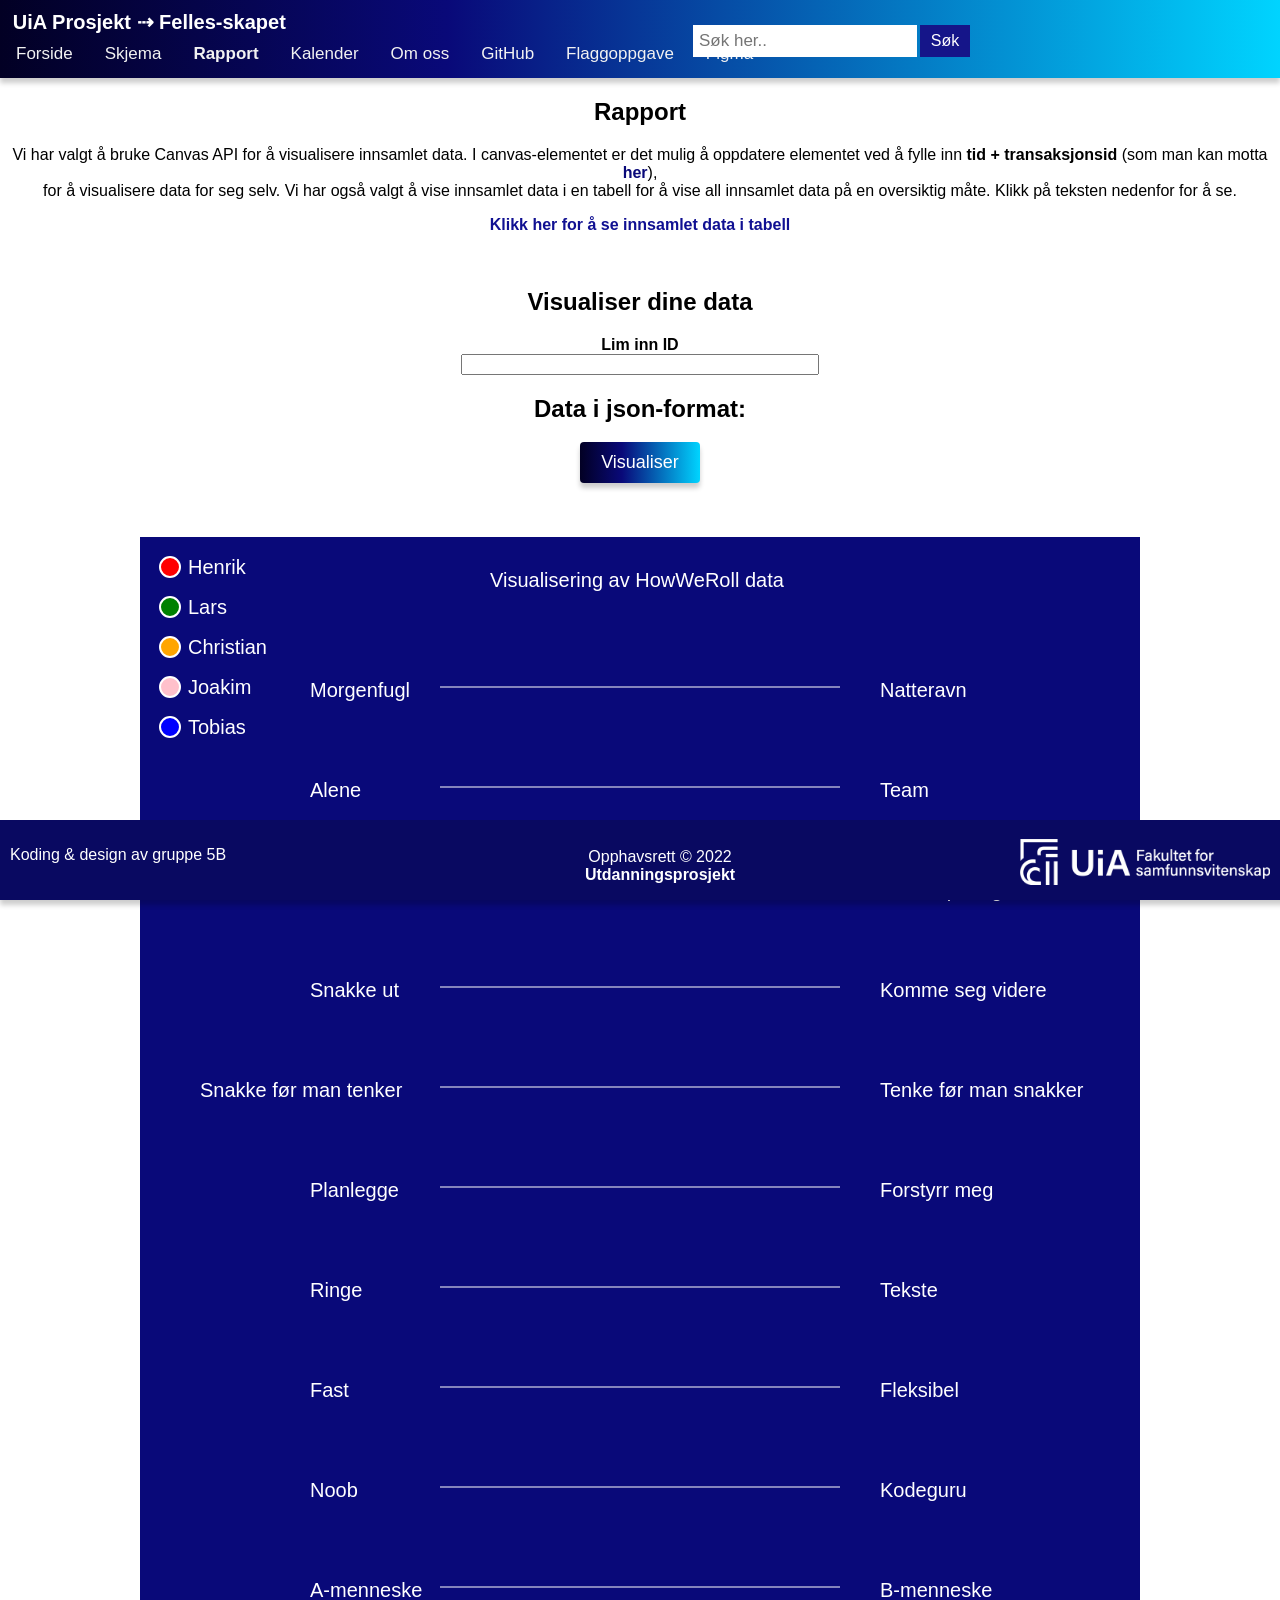
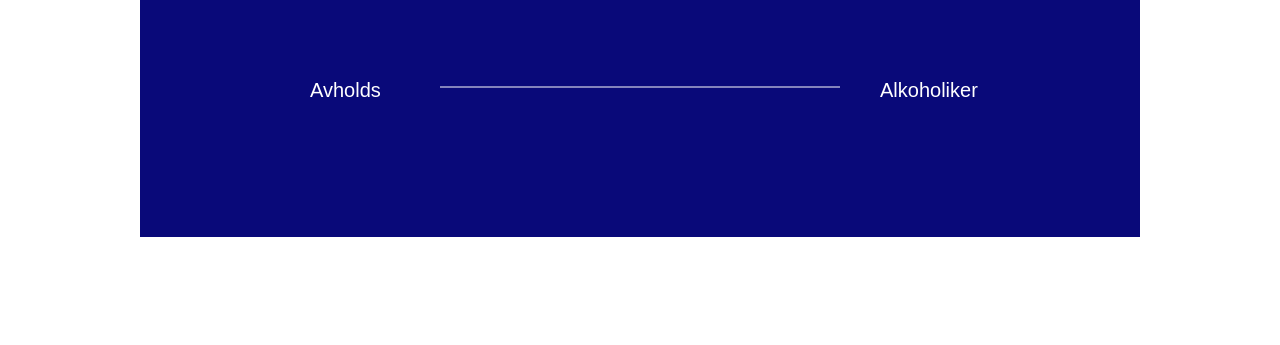
<file: hwr/report.html>
<!DOCTYPE html>
<html lang="nb">
<head>
    <meta charset="UTF-8">
    <meta http-equiv="X-UA-Compatible" content="IE=edge">
    <meta name="viewport" content="width=device-width, initial-scale=1">
    <link rel="shortcut icon" type="image/png" href="images/logo.png">
    <title>UiA - Rapport</title>
    <style>
body {
  margin: 0;
  font-family:'Segoe UI', Tahoma, Geneva, Verdana, sans-serif;
  background-color: rgb(255, 255, 255);
}

.header {
  font-weight: bold;
}

/* Bakgrunnsfarge bak navigasjonen */
.topnav {
  background-image: linear-gradient(90deg, #020024 0%, #090979 35%, #00d4ff 100%);
  overflow: hidden;
  box-shadow: 0 5px 5px rgba(0, 0, 0, 0.2)
}

/* Endrer linkene i navigasjonen */
.topnav a {
  float: left;
  color: #f2f2f2;
  padding: 14px 16px;
  text-decoration: none;
  font-size: 17px;
}

/* Endrer fargen når man holder over en link */
.topnav a:hover {
  text-decoration-line: underline;
}

/* Farge på aktiv side */
.topnav a.active {
  font-weight: bold;
}

/* Footer */
footer {
  position: fixed;
  width: 100%;
  left: 0;
  bottom: 0;
  height: 60px;
  background: #090961;
  color: #fff;
  padding: 10px;
  box-shadow: 0 5px 5px rgba(0, 0, 0, 0.2)
} 

.footerCopy {
    position: absolute;
    width:100%;
    bottom:0;
    text-align: center;
}

footer img {
  position: absolute;
  right: 30px;
  bottom: 15px;
}

.header {
  text-align: left;
  background-image: linear-gradient(90deg, #020024 0%, #090979 35%, #00d4ff 100%);
  height: 10px;
  width: auto;
  padding-top: 10px;
  padding-bottom: 10px;
  padding-left: 1%;
  color: #fff;
  font-size: 20px;
}
        /* Søkefunksjon */
        #searchText {
				float: right;
				padding: 6px;
				border: none;
				font-size: 17px;
        position: absolute; 
        top: 25px; 
        right: 363px;
			}

			#searchBtn {
				float: right;
				border: none;
				background-color: #151589;
				font-size: 16px;
				cursor: pointer;
				height: 31.5px;
				width: 50px;
				border: none;
				color: white;
				align-items: center;
        position: absolute; 
        top: 25px; 
        right: 310px;
			}

			#searchBtn:hover {
				background-color: #222290;
				color: #fff;
      }

      .btn {
        background: transparent;
        border: 0;
        outline: none;
        cursor: pointer;
        font-size: 15px;
        font-weight: 500;
        border-radius: 30px;
        color: rgb(255, 255, 255);
        position: absolute; 
        top: 0px; 
        right: 0px;
      }

      .btn:hover {
        text-decoration: underline;
      }

      .footerText a {
        color: white;
        text-align: left;
      }

      #myCanvas {
      display: flex;
      margin: auto;
      background: #090979;
    }

    .headerText {
    text-align: center;
    }

    .headerText a {
      text-decoration: none;
      color: #090979;
      font-weight: bold;
    }

    table {
    border-collapse: collapse;
    margin: 25px 0;
    font-size: 0.9em;
    font-family: sans-serif;
    min-width: 400px;
    box-shadow: 0 0 20px rgba(0, 0, 0, 0.15);
    margin-left: auto;
    margin-right: auto;    
    }

    table thead tr {
    background-image: linear-gradient(90deg, #020024 0%, #090979 35%, #00d4ff 100%);
    color: #ffffff;
    text-align: left;
    }

    table th,
    table td {
    padding: 12px 15px;
    }

    table tbody tr {
    border-bottom: 1px solid #dddddd;
    }

    table tbody tr:nth-of-type(even) {
    background-color: #f3f3f3;
    }

    table tbody tr:last-of-type {
    border-bottom: 2px solid #090979;
    }

    table tbody tr.active-row {
    font-weight: bold;
    background-image: linear-gradient(90deg, #020024 0%, #090979 35%, #00d4ff 100%);
    }

    #previewCanvas {
      text-align: center;
    }

    .data {
      text-align: center;
    }

    #info {
      background-image: linear-gradient(90deg, #020024 0%, #090979 35%, #00d4ff 100%);
      color: white;
      width: 200px;
      text-align: left;
      margin-left: auto;
      margin-right: auto;
      text-align: center;
      border-radius: 5px;
    }

    #btnData {
        width: 120px;
        margin-top 50px;
        padding: 10px 0;
        background-image: linear-gradient(90deg, #020024 0%, #090979 35%, #00d4ff 100%);
        color: #fff;
        border: 0;
        outline: none;
        font-size: 18px;
        border-radius: 4px;
        cursor: pointer;
        box-shadow: 0 5px 5px rgba(0, 0, 0, 0.2)
      }

      #btnData:hover {
        background-image: linear-gradient(90deg, #020024 0%, #08084a 35%, #101092 100%);
      }

      .hidden {
        display: none;
      }

      #text {
        text-align: center;
        color: #101092;
        font-weight: bold;
      }

      #text:hover {
        cursor: pointer;
        text-decoration: underline;
      }

</style>

</head>
<body>
  <div class="header">UiA Prosjekt ⇢ Felles-skapet</div>
  <div class="topnav">
    <a href="index.html">Forside</a>
    <a href="form.html">Skjema</a>
    <a class="active" href="report.html">Rapport</a>
    <a href="calendar.html">Kalender</a>
    <a href="about.html">Om oss</a>
    <a href="https://github.com/Skogstad-beep/HOWWEROLL">GitHub</a>
    <a href="https://lasapasa.github.io/flaggoppgave/">Flaggoppgave</a>
    <a href="https://www.figma.com/file/8fJcJRzjOVUvqOquZDizvX/HowWeRoll?node-id=0%3A1&t=D3OBFuBLFlvVVMr8-1">Figma</a>
    <input type="button" id="searchBtn" value="Søk" onclick="alertSearch()">
    <input type="text" id="searchText" placeholder="Søk her..">
  </div>

  <div class="headerText">
    <h2>Rapport</h2>
    <p>Vi har valgt å bruke Canvas API for å visualisere innsamlet data. I canvas-elementet er det mulig å oppdatere elementet ved å fylle inn <b>tid + transaksjonsid</b> (som man kan motta <a href="form.html">her</a>), <br>for å visualisere data for seg selv. Vi har også valgt å vise innsamlet data i en tabell for å vise all innsamlet data på en oversiktig måte. Klikk på teksten nedenfor for å se.</p>
    </div>
    <p id="text">Klikk her for å se innsamlet data i tabell</p>

    <div id="hidden-element" class="hidden">
    <table>
      <thead>
      <tr>
        <th>Fornavn</th>
        <th>Etternavn</th>
        <th>E-post</th>
        <th>Alder</th>
        <th>Land</th>
        <th>Kjønn</th>
        <th>Mat</th>
        <th>moNa</th>
        <th>alTe</th>
        <th>alPo</th>
        <th>snVi</th>
        <th>snTe</th>
        <th>plFo</th>
        <th>riTe</th>
        <th>faFl</th>
        <th>noKo</th>
        <th>aB</th>
        <th>avAlko</th>
      </tr>
      </thead>
      <tbody>
      <tr>
        <td></td>
        <td></td>
        <td></td>
        <td></td>
        <td></td>
        <td></td>
        <td></td>
        <td></td>
        <td></td>
        <td></td>
        <td></td>
        <td></td>
        <td></td>
        <td></td>
        <td></td>
        <td></td>
        <td></td>
        <td></td>
      </tr>
      <tr>
        <td></td>
        <td></td>
        <td></td>
        <td></td>
        <td></td>
        <td></td>
        <td></td>
        <td></td>
        <td></td>
        <td></td>
        <td></td>
        <td></td>
        <td></td>
        <td></td>
        <td></td>
        <td></td>
        <td></td>
        <td></td>
      </tr>
      <tr>
        <td></td>
        <td></td>
        <td></td>
        <td></td>
        <td></td>
        <td></td>
        <td></td>
        <td></td>
        <td></td>
        <td></td>
        <td></td>
        <td></td>
        <td></td>
        <td></td>
        <td></td>
        <td></td>
        <td></td>
        <td></td>
      </tr>
      <tr>
        <td></td>
        <td></td>
        <td></td>
        <td></td>
        <td></td>
        <td></td>
        <td></td>
        <td></td>
        <td></td>
        <td></td>
        <td></td>
        <td></td>
        <td></td>
        <td></td>
        <td></td>
        <td></td>
        <td></td>
        <td></td>
      </tr>
      <tr>
        <td></td>
        <td></td>
        <td></td>
        <td></td>
        <td></td>
        <td></td>
        <td></td>
        <td></td>
        <td></td>
        <td></td>
        <td></td>
        <td></td>
        <td></td>
        <td></td>
        <td></td>
        <td></td>
        <td></td>
        <td></td>
      </tr>
      </tbody>
    </table>
    </div>
    <br>
  
    <div class="data">
      <h2>Visualiser dine data</h2>
      <b>Lim inn ID</b> <br> <input type="text" value="" id="timetrxidPASTE" style="width: 350px">
      <div class="results" id="results">
          <h2>Data i json-format:</h2>
          <pre class="data2"></pre>
          <input type="button" id="btnData" value="Visualiser">
          <br><br>
      </div>
      <div id="info"></div>
    </div>
      <br><br>
      <canvas id="myCanvas" width="1000" height="1300"></canvas>
    <br><br><br><br><br><br>
<footer>
  <div class="footerText">
  <p>Koding & design av gruppe 5B</p>
  <div class="footerCopy"><p>Opphavsrett &copy; 2022 <br> <b>Utdanningsprosjekt</b></p></div>
  <img src="images/footerlogo.png" width="250px" id="footerlogo">
</footer>

<script>
  
</script>

  <script>
    function alertSearch() {
    alert("Kun en placeholder.")
    }
</script>

<script>
  // Get the text and hidden element by their ID
  var textElement = document.getElementById("text");
  var hiddenElement = document.getElementById("hidden-element");

  // Add a click event listener to the text element
  textElement.addEventListener("click", function() {
      // Toggle the "hidden" class on the hidden element
      hiddenElement.classList.toggle("hidden");
  });
</script>

<script>
  let mineData = null;
  // let urlHwrData = "https://bacit.info/hwr/20221107160502-afcaf1bfe6c4b42d51194007c79fbe48.json";
      fetch("https://bacit.info/hwr/20221114135337-487061a046a7659e7c0b17a5ac794af1.json")
      .then((response) => response.json())
      .then((data) => {
          mineData = data;
          let table = document.getElementsByTagName('table');
          let tbody = table[0].children[1];
          tbody.children[0].children[0].innerText = mineData['fname'];
          tbody.children[0].children[1].innerText = mineData['lname'];
          tbody.children[0].children[2].innerText = mineData['email'];
          tbody.children[0].children[3].innerText = mineData['age'];
          tbody.children[0].children[4].innerText = mineData['country'];
          tbody.children[0].children[5].innerText = mineData['gender'];
          tbody.children[0].children[6].innerText = mineData['food'];
          tbody.children[0].children[7].innerText = mineData['moNa'] + "%";
          tbody.children[0].children[8].innerText = mineData['alTe'] + "%";
          tbody.children[0].children[9].innerText = mineData['alPo'] + "%";
          tbody.children[0].children[10].innerText = mineData['snVi'] + "%";
          tbody.children[0].children[11].innerText = mineData['snTe'] + "%";
          tbody.children[0].children[12].innerText = mineData['plFo'] + "%";
          tbody.children[0].children[13].innerText = mineData['riTe'] + "%";
          tbody.children[0].children[14].innerText = mineData['faFl'] + "%";
          tbody.children[0].children[15].innerText = mineData['noKo'] + "%";
          tbody.children[0].children[16].innerText = mineData['aB'] + "%";
          tbody.children[0].children[17].innerText = mineData['avAlko'] + "%";
       });

       fetch("https://bacit.info/hwr/20221114145027-fdce5b07a9015eba61002c5df0561bcb.json")
      .then((response) => response.json())
      .then((data) => {
          mineData = data;
          let table = document.getElementsByTagName('table');
          let tbody = table[0].children[1];
          tbody.children[1].children[0].innerText = mineData['fname'];
          tbody.children[1].children[1].innerText = mineData['lname'];
          tbody.children[1].children[2].innerText = mineData['email'];
          tbody.children[1].children[3].innerText = mineData['age'];
          tbody.children[1].children[4].innerText = mineData['country'];
          tbody.children[1].children[5].innerText = mineData['gender'];
          tbody.children[1].children[6].innerText = mineData['food'];
          tbody.children[1].children[7].innerText = mineData['moNa'] + "%";
          tbody.children[1].children[8].innerText = mineData['alTe'] + "%";
          tbody.children[1].children[9].innerText = mineData['alPo'] + "%";
          tbody.children[1].children[10].innerText = mineData['snVi'] + "%";
          tbody.children[1].children[11].innerText = mineData['snTe'] + "%";
          tbody.children[1].children[12].innerText = mineData['plFo'] + "%";
          tbody.children[1].children[13].innerText = mineData['riTe'] + "%";
          tbody.children[1].children[14].innerText = mineData['faFl'] + "%";
          tbody.children[1].children[15].innerText = mineData['noKo'] + "%";
          tbody.children[1].children[16].innerText = mineData['aB'] + "%";
          tbody.children[1].children[17].innerText = mineData['avAlko'] + "%";
       });

       fetch("https://bacit.info/hwr/20221114150727-1d3261c7fae3e5427402e08e4068c12a.json")
      .then((response) => response.json())
      .then((data) => {
          mineData = data;
          let table = document.getElementsByTagName('table');
          let tbody = table[0].children[1];
          tbody.children[2].children[0].innerText = mineData['fname'];
          tbody.children[2].children[1].innerText = mineData['lname'];
          tbody.children[2].children[2].innerText = mineData['email'];
          tbody.children[2].children[3].innerText = mineData['age'];
          tbody.children[2].children[4].innerText = mineData['country'];
          tbody.children[2].children[5].innerText = mineData['gender'];
          tbody.children[2].children[6].innerText = mineData['food'];
          tbody.children[2].children[7].innerText = mineData['moNa'] + "%";
          tbody.children[2].children[8].innerText = mineData['alTe'] + "%";
          tbody.children[2].children[9].innerText = mineData['alPo'] + "%";
          tbody.children[2].children[10].innerText = mineData['snVi'] + "%";
          tbody.children[2].children[11].innerText = mineData['snTe'] + "%";
          tbody.children[2].children[12].innerText = mineData['plFo'] + "%";
          tbody.children[2].children[13].innerText = mineData['riTe'] + "%";
          tbody.children[2].children[14].innerText = mineData['faFl'] + "%";
          tbody.children[2].children[15].innerText = mineData['noKo'] + "%";
          tbody.children[2].children[16].innerText = mineData['aB'] + "%";
          tbody.children[2].children[17].innerText = mineData['avAlko'] + "%";
       });

       fetch("https://bacit.info/hwr/20221215131734-6079904419c71f24d37330207f382fb7.json")
      .then((response) => response.json())
      .then((data) => {
          mineData = data;
          let table = document.getElementsByTagName('table');
          let tbody = table[0].children[1];
          tbody.children[3].children[0].innerText = mineData['fname'];
          tbody.children[3].children[1].innerText = mineData['lname'];
          tbody.children[3].children[2].innerText = mineData['email'];
          tbody.children[3].children[3].innerText = mineData['age'];
          tbody.children[3].children[4].innerText = mineData['country'];
          tbody.children[3].children[5].innerText = mineData['gender'];
          tbody.children[3].children[6].innerText = mineData['food'];
          tbody.children[3].children[7].innerText = mineData['moNa'] + "%";
          tbody.children[3].children[8].innerText = mineData['alTe'] + "%";
          tbody.children[3].children[9].innerText = mineData['alPo'] + "%";
          tbody.children[3].children[10].innerText = mineData['snVi'] + "%";
          tbody.children[3].children[11].innerText = mineData['snTe'] + "%";
          tbody.children[3].children[12].innerText = mineData['plFo'] + "%";
          tbody.children[3].children[13].innerText = mineData['riTe'] + "%";
          tbody.children[3].children[14].innerText = mineData['faFl'] + "%";
          tbody.children[3].children[15].innerText = mineData['noKo'] + "%";
          tbody.children[3].children[16].innerText = mineData['aB'] + "%";
          tbody.children[3].children[17].innerText = mineData['avAlko'] + "%";
       });

       fetch("https://bacit.info/hwr/20221215132130-e59a12756deb5e0deb330c01c5ff4a71.json")
      .then((response) => response.json())
      .then((data) => {
          mineData = data;
          let table = document.getElementsByTagName('table');
          let tbody = table[0].children[1];
          tbody.children[4].children[0].innerText = mineData['fname'];
          tbody.children[4].children[1].innerText = mineData['lname'];
          tbody.children[4].children[2].innerText = mineData['email'];
          tbody.children[4].children[3].innerText = mineData['age'];
          tbody.children[4].children[4].innerText = mineData['country'];
          tbody.children[4].children[5].innerText = mineData['gender'];
          tbody.children[4].children[6].innerText = mineData['food'];
          tbody.children[4].children[7].innerText = mineData['moNa'] + "%";
          tbody.children[4].children[8].innerText = mineData['alTe'] + "%";
          tbody.children[4].children[9].innerText = mineData['alPo'] + "%";
          tbody.children[4].children[10].innerText = mineData['snVi'] + "%";
          tbody.children[4].children[11].innerText = mineData['snTe'] + "%";
          tbody.children[4].children[12].innerText = mineData['plFo'] + "%";
          tbody.children[4].children[13].innerText = mineData['riTe'] + "%";
          tbody.children[4].children[14].innerText = mineData['faFl'] + "%";
          tbody.children[4].children[15].innerText = mineData['noKo'] + "%";
          tbody.children[4].children[16].innerText = mineData['aB'] + "%";
          tbody.children[4].children[17].innerText = mineData['avAlko'] + "%";
       });
</script>

<script>

// DataID-Innfelt 
var timetrxidPASTE=document.getElementById("timetrxidPASTE");
var btnData=document.getElementById("btnData");
const results = document.querySelector('.results pre');

var canvas = document.getElementById("myCanvas");
var ctx = canvas.getContext("2d");

// Bakgrunn
ctx.fillStyle = "#090979";
ctx.fillRect(0, 0, 1000, 1000);

// Overskrift
ctx.font = "20px Arial";
ctx.fillStyle = "white";
ctx.fillText("Visualisering av HowWeRoll data", 350, 50);

// Streker mellom parametere
ctx.beginPath();
ctx.moveTo(300, 150);
ctx.lineTo(700, 150);
ctx.strokeStyle = "white";
ctx.stroke();

ctx.beginPath();
ctx.moveTo(300, 250);
ctx.lineTo(700, 250);
ctx.strokeStyle = "white";
ctx.stroke();

ctx.beginPath();
ctx.moveTo(300, 350);
ctx.lineTo(700, 350);
ctx.strokeStyle = "white";
ctx.stroke()

ctx.beginPath();
ctx.moveTo(300, 450);
ctx.lineTo(700, 450);
ctx.strokeStyle = "white";
ctx.stroke()

ctx.beginPath();
ctx.moveTo(300, 550);
ctx.lineTo(700, 550);
ctx.strokeStyle = "white";
ctx.stroke()

ctx.beginPath();
ctx.moveTo(300, 650);
ctx.lineTo(700, 650);
ctx.strokeStyle = "white";
ctx.stroke()

ctx.beginPath();
ctx.moveTo(300, 750);
ctx.lineTo(700, 750);
ctx.strokeStyle = "white";
ctx.stroke()

ctx.beginPath();
ctx.moveTo(300, 850);
ctx.lineTo(700, 850);
ctx.strokeStyle = "white";
ctx.stroke()

ctx.beginPath();
ctx.moveTo(300, 950);
ctx.lineTo(700, 950);
ctx.strokeStyle = "white";
ctx.stroke()

ctx.beginPath();
ctx.moveTo(300, 1050);
ctx.lineTo(700, 1050);
ctx.strokeStyle = "white";
ctx.stroke()

ctx.beginPath();
ctx.moveTo(300, 1150);
ctx.lineTo(700, 1150);
ctx.strokeStyle = "white";
ctx.stroke()

// Navn på parametere
ctx.fillText("Morgenfugl", 170, 160)
ctx.fillText("Natteravn", 740, 160)

ctx.fillText("Alene", 170, 260)
ctx.fillText("Team", 740, 260)

ctx.fillText("Må vite alt", 170, 360)
ctx.fillText("Kom til poenget", 740, 360)

ctx.fillText("Snakke ut", 170, 460)
ctx.fillText("Komme seg videre", 740, 460)

ctx.fillText("Snakke før man tenker", 60, 560)
ctx.fillText("Tenke før man snakker", 740, 560)

ctx.fillText("Planlegge", 170, 660)
ctx.fillText("Forstyrr meg", 740, 660)

ctx.fillText("Ringe", 170, 760)
ctx.fillText("Tekste", 740, 760)

ctx.fillText("Fast", 170, 860)
ctx.fillText("Fleksibel", 740, 860)

ctx.fillText("Noob", 170, 960)
ctx.fillText("Kodeguru", 740, 960)

ctx.fillText("A-menneske", 170, 1060)
ctx.fillText("B-menneske", 740, 1060)

ctx.fillText("Avholds", 170, 1160)
ctx.fillText("Alkoholiker", 740, 1160)


// Navn på deltakere
ctx.fillText("Henrik", 48, 37)
ctx.fillText("Lars", 48, 77)
ctx.fillText("Christian", 48, 117)
ctx.fillText("Joakim", 48, 157)
ctx.fillText("Tobias", 48, 197)


// Tegne sirkler ved siden av deltakere
var X = 30;
var Y = 30;
var R = 10;
ctx.beginPath();
ctx.arc(X, Y, R, 0, 2 * Math.PI);
ctx.fillStyle = "red";
ctx.fill();
ctx.lineWidth = 2;
ctx.strokeStyle = "white";
ctx.stroke();
ctx.closePath();

var X = 30;
var Y = 70;
var R = 10;
ctx.beginPath();
ctx.arc(X, Y, R, 0, 2 * Math.PI);
ctx.fillStyle = "green";
ctx.fill();
ctx.lineWidth = 2;
ctx.strokeStyle = "white";
ctx.stroke();
ctx.closePath();

var X = 30;
var Y = 110;
var R = 10;
ctx.beginPath();
ctx.arc(X, Y, R, 0, 2 * Math.PI);
ctx.fillStyle = "orange";
ctx.fill();
ctx.lineWidth = 2;
ctx.strokeStyle = "white";
ctx.stroke();
ctx.closePath();

var X = 30;
var Y = 150;
var R = 10;
ctx.beginPath();
ctx.arc(X, Y, R, 0, 2 * Math.PI);
ctx.fillStyle = "pink";
ctx.fill();
ctx.lineWidth = 2;
ctx.strokeStyle = "white";
ctx.stroke();

var X = 30;
var Y = 190;
var R = 10;
ctx.beginPath();
ctx.arc(X, Y, R, 0, 2 * Math.PI);
ctx.fillStyle = "blue";
ctx.fill();
ctx.lineWidth = 2;
ctx.strokeStyle = "white";
ctx.stroke();

// Henrik sine data
fetch("https://bacit.info/hwr/20221114135337-487061a046a7659e7c0b17a5ac794af1.json", {cache: 'no-cache'})
.then(response => response.json())
.then(data => {
  console.log(data);

  var X = 300 + parseInt(data.moNa, 10)*4;
  var Y = 150;
  var R = 10;
  ctx.beginPath();
  ctx.arc(X, Y, R, 0, 2 * Math.PI, false);
  ctx.fillStyle = "red";
  ctx.fill();
  ctx.lineWidth = 2;
  ctx.strokeStyle = "white";
  ctx.stroke();
  ctx.closePath();

  var X = 300 + parseInt(data.alTe, 10)*4;
  var Y = 250;
  var R = 10;
  ctx.beginPath();
  ctx.arc(X, Y, R, 0, 2 * Math.PI, false);
  ctx.fillStyle = "red";
  ctx.fill();
  ctx.lineWidth = 2;
  ctx.strokeStyle = "white";
  ctx.stroke();
  ctx.closePath();

  var X = 300 + parseInt(data.alPo, 10)*4;
  var Y = 350;
  var R = 10;
  ctx.beginPath();
  ctx.arc(X, Y, R, 0, 2 * Math.PI, false);
  ctx.fillStyle = "red";
  ctx.fill();
  ctx.lineWidth = 2;
  ctx.strokeStyle = "white";
  ctx.stroke();
  ctx.closePath();

  var X = 300 + parseInt(data.snVi, 10)*4;
  var Y = 450;
  var R = 10;
  ctx.beginPath();
  ctx.arc(X, Y, R, 0, 2 * Math.PI, false);
  ctx.fillStyle = "red";
  ctx.fill();
  ctx.lineWidth = 2;
  ctx.strokeStyle = "white";
  ctx.stroke();
  ctx.closePath();

  var X = 300 + parseInt(data.snTe, 10)*4;
  var Y = 550;
  var R = 10;
  ctx.beginPath();
  ctx.arc(X, Y, R, 0, 2 * Math.PI, false);
  ctx.fillStyle = "red";
  ctx.fill();
  ctx.lineWidth = 2;
  ctx.strokeStyle = "white";
  ctx.stroke();
  ctx.closePath();

  var X = 300 + parseInt(data.plFo, 10)*4;
  var Y = 650;
  var R = 10;
  ctx.beginPath();
  ctx.arc(X, Y, R, 0, 2 * Math.PI, false);
  ctx.fillStyle = "red";
  ctx.fill();
  ctx.lineWidth = 2;
  ctx.strokeStyle = "white";
  ctx.stroke();
  ctx.closePath();

  var X = 300 + parseInt(data.riTe, 10)*4;
  var Y = 750;
  var R = 10;
  ctx.beginPath();
  ctx.arc(X, Y, R, 0, 2 * Math.PI, false);
  ctx.fillStyle = "red";
  ctx.fill();
  ctx.lineWidth = 2;
  ctx.strokeStyle = "white";
  ctx.stroke();
  ctx.closePath();

  var X = 300 + parseInt(data.faFl, 10)*4;
  var Y = 850;
  var R = 10;
  ctx.beginPath();
  ctx.arc(X, Y, R, 0, 2 * Math.PI, false);
  ctx.fillStyle = "red";
  ctx.fill();
  ctx.lineWidth = 2;
  ctx.strokeStyle = "white";
  ctx.stroke();
  ctx.closePath();

  var X = 300 + parseInt(data.noKo, 10)*4;
  var Y = 950;
  var R = 10;
  ctx.beginPath();
  ctx.arc(X, Y, R, 0, 2 * Math.PI, false);
  ctx.fillStyle = "red";
  ctx.fill();
  ctx.lineWidth = 2;
  ctx.strokeStyle = "white";
  ctx.stroke();
  ctx.closePath();

  var X = 300 + parseInt(data.aB, 10)*4;
  var Y = 1050;
  var R = 10;
  ctx.beginPath();
  ctx.arc(X, Y, R, 0, 2 * Math.PI, false);
  ctx.fillStyle = "red";
  ctx.fill();
  ctx.lineWidth = 2;
  ctx.strokeStyle = "white";
  ctx.stroke();
  ctx.closePath();

  var X = 300 + parseInt(data.avAlko, 10)*4;
  var Y = 1150;
  var R = 10;
  ctx.beginPath();
  ctx.arc(X, Y, R, 0, 2 * Math.PI, false);
  ctx.fillStyle = "red";
  ctx.fill();
  ctx.lineWidth = 2;
  ctx.strokeStyle = "white";
  ctx.stroke();
  ctx.closePath();
});

// Lars sine data
fetch("https://bacit.info/hwr/20221114145027-fdce5b07a9015eba61002c5df0561bcb.json", {cache: 'no-cache'})
.then(response => response.json())
.then(data => {
  console.log(data);

  var X = 300 + parseInt(data.moNa, 10)*4;
  var Y = 150;
  var R = 10;
  ctx.beginPath();
  ctx.arc(X, Y, R, 0, 2 * Math.PI, false);
  ctx.fillStyle = "green";
  ctx.fill();
  ctx.lineWidth = 2;
  ctx.strokeStyle = "white";
  ctx.stroke();
  ctx.closePath();

  var X = 300 + parseInt(data.alTe, 10)*4;
  var Y = 250;
  var R = 10;
  ctx.beginPath();
  ctx.arc(X, Y, R, 0, 2 * Math.PI, false);
  ctx.fillStyle = "green";
  ctx.fill();
  ctx.lineWidth = 2;
  ctx.strokeStyle = "white";
  ctx.stroke();
  ctx.closePath();

  var X = 300 + parseInt(data.alPo, 10)*4;
  var Y = 350;
  var R = 10;
  ctx.beginPath();
  ctx.arc(X, Y, R, 0, 2 * Math.PI, false);
  ctx.fillStyle = "green";
  ctx.fill();
  ctx.lineWidth = 2;
  ctx.strokeStyle = "white";
  ctx.stroke();
  ctx.closePath();

  var X = 300 + parseInt(data.snVi, 10)*4;
  var Y = 450;
  var R = 10;
  ctx.beginPath();
  ctx.arc(X, Y, R, 0, 2 * Math.PI, false);
  ctx.fillStyle = "green";
  ctx.fill();
  ctx.lineWidth = 2;
  ctx.strokeStyle = "white";
  ctx.stroke();
  ctx.closePath();

  var X = 300 + parseInt(data.snTe, 10)*4;
  var Y = 550;
  var R = 10;
  ctx.beginPath();
  ctx.arc(X, Y, R, 0, 2 * Math.PI, false);
  ctx.fillStyle = "green";
  ctx.fill();
  ctx.lineWidth = 2;
  ctx.strokeStyle = "white";
  ctx.stroke();
  ctx.closePath();

  var X = 300 + parseInt(data.plFo, 10)*4;
  var Y = 650;
  var R = 10;
  ctx.beginPath();
  ctx.arc(X, Y, R, 0, 2 * Math.PI, false);
  ctx.fillStyle = "green";
  ctx.fill();
  ctx.lineWidth = 2;
  ctx.strokeStyle = "white";
  ctx.stroke();
  ctx.closePath();

  var X = 300 + parseInt(data.riTe, 10)*4;
  var Y = 750;
  var R = 10;
  ctx.beginPath();
  ctx.arc(X, Y, R, 0, 2 * Math.PI, false);
  ctx.fillStyle = "green";
  ctx.fill();
  ctx.lineWidth = 2;
  ctx.strokeStyle = "white";
  ctx.stroke();
  ctx.closePath();

  var X = 300 + parseInt(data.faFl, 10)*4;
  var Y = 850;
  var R = 10;
  ctx.beginPath();
  ctx.arc(X, Y, R, 0, 2 * Math.PI, false);
  ctx.fillStyle = "green";
  ctx.fill();
  ctx.lineWidth = 2;
  ctx.strokeStyle = "white";
  ctx.stroke();
  ctx.closePath();

  var X = 300 + parseInt(data.noKo, 10)*4;
  var Y = 950;
  var R = 10;
  ctx.beginPath();
  ctx.arc(X, Y, R, 0, 2 * Math.PI, false);
  ctx.fillStyle = "green";
  ctx.fill();
  ctx.lineWidth = 2;
  ctx.strokeStyle = "white";
  ctx.stroke();
  ctx.closePath();

  var X = 300 + parseInt(data.aB, 10)*4;
  var Y = 1050;
  var R = 10;
  ctx.beginPath();
  ctx.arc(X, Y, R, 0, 2 * Math.PI, false);
  ctx.fillStyle = "green";
  ctx.fill();
  ctx.lineWidth = 2;
  ctx.strokeStyle = "white";
  ctx.stroke();
  ctx.closePath();

  var X = 300 + parseInt(data.avAlko, 10)*4;
  var Y = 1150;
  var R = 10;
  ctx.beginPath();
  ctx.arc(X, Y, R, 0, 2 * Math.PI, false);
  ctx.fillStyle = "green";
  ctx.fill();
  ctx.lineWidth = 2;
  ctx.strokeStyle = "white";
  ctx.stroke();
  ctx.closePath();
});

// Christian sine data
fetch("https://bacit.info/hwr/20221114150727-1d3261c7fae3e5427402e08e4068c12a.json", {cache: 'no-cache'})
.then(response => response.json())
.then(data => {
  console.log(data);

  var X = 300 + parseInt(data.moNa, 10)*4;
  var Y = 150;
  var R = 10;
  ctx.beginPath();
  ctx.arc(X, Y, R, 0, 2 * Math.PI, false);
  ctx.fillStyle = "orange";
  ctx.fill();
  ctx.lineWidth = 2;
  ctx.strokeStyle = "white";
  ctx.stroke();
  ctx.closePath();

  var X = 300 + parseInt(data.alTe, 10)*4;
  var Y = 250;
  var R = 10;
  ctx.beginPath();
  ctx.arc(X, Y, R, 0, 2 * Math.PI, false);
  ctx.fillStyle = "orange";
  ctx.fill();
  ctx.lineWidth = 2;
  ctx.strokeStyle = "white";
  ctx.stroke();
  ctx.closePath();

  var X = 300 + parseInt(data.alPo, 10)*4;
  var Y = 350;
  var R = 10;
  ctx.beginPath();
  ctx.arc(X, Y, R, 0, 2 * Math.PI, false);
  ctx.fillStyle = "orange";
  ctx.fill();
  ctx.lineWidth = 2;
  ctx.strokeStyle = "white";
  ctx.stroke();
  ctx.closePath();

  var X = 300 + parseInt(data.snVi, 10)*4;
  var Y = 450;
  var R = 10;
  ctx.beginPath();
  ctx.arc(X, Y, R, 0, 2 * Math.PI, false);
  ctx.fillStyle = "orange";
  ctx.fill();
  ctx.lineWidth = 2;
  ctx.strokeStyle = "white";
  ctx.stroke();
  ctx.closePath();

  var X = 300 + parseInt(data.snTe, 10)*4;
  var Y = 550;
  var R = 10;
  ctx.beginPath();
  ctx.arc(X, Y, R, 0, 2 * Math.PI, false);
  ctx.fillStyle = "orange";
  ctx.fill();
  ctx.lineWidth = 2;
  ctx.strokeStyle = "white";
  ctx.stroke();
  ctx.closePath();

  var X = 300 + parseInt(data.plFo, 10)*4;
  var Y = 650;
  var R = 10;
  ctx.beginPath();
  ctx.arc(X, Y, R, 0, 2 * Math.PI, false);
  ctx.fillStyle = "orange";
  ctx.fill();
  ctx.lineWidth = 2;
  ctx.strokeStyle = "white";
  ctx.stroke();
  ctx.closePath();

  var X = 300 + parseInt(data.riTe, 10)*4;
  var Y = 750;
  var R = 10;
  ctx.beginPath();
  ctx.arc(X, Y, R, 0, 2 * Math.PI, false);
  ctx.fillStyle = "organge";
  ctx.fill();
  ctx.lineWidth = 2;
  ctx.strokeStyle = "white";
  ctx.stroke();
  ctx.closePath();

  var X = 300 + parseInt(data.faFl, 10)*4;
  var Y = 850;
  var R = 10;
  ctx.beginPath();
  ctx.arc(X, Y, R, 0, 2 * Math.PI, false);
  ctx.fillStyle = "orange";
  ctx.fill();
  ctx.lineWidth = 2;
  ctx.strokeStyle = "white";
  ctx.stroke();
  ctx.closePath();

  var X = 300 + parseInt(data.noKo, 10)*4;
  var Y = 950;
  var R = 10;
  ctx.beginPath();
  ctx.arc(X, Y, R, 0, 2 * Math.PI, false);
  ctx.fillStyle = "orange";
  ctx.fill();
  ctx.lineWidth = 2;
  ctx.strokeStyle = "white";
  ctx.stroke();
  ctx.closePath();

  var X = 300 + parseInt(data.aB, 10)*4;
  var Y = 1050;
  var R = 10;
  ctx.beginPath();
  ctx.arc(X, Y, R, 0, 2 * Math.PI, false);
  ctx.fillStyle = "orange";
  ctx.fill();
  ctx.lineWidth = 2;
  ctx.strokeStyle = "white";
  ctx.stroke();
  ctx.closePath();

  var X = 300 + parseInt(data.avAlko, 10)*4;
  var Y = 1150;
  var R = 10;
  ctx.beginPath();
  ctx.arc(X, Y, R, 0, 2 * Math.PI, false);
  ctx.fillStyle = "orange";
  ctx.fill();
  ctx.lineWidth = 2;
  ctx.strokeStyle = "white";
  ctx.stroke();
  ctx.closePath();
});

// Joakim sine data
fetch("https://bacit.info/hwr/20221215131734-6079904419c71f24d37330207f382fb7.json", {cache: 'no-cache'})
.then(response => response.json())
.then(data => {
  console.log(data);

  var X = 300 + parseInt(data.moNa, 10)*4;
  var Y = 150;
  var R = 10;
  ctx.beginPath();
  ctx.arc(X, Y, R, 0, 2 * Math.PI, false);
  ctx.fillStyle = "pink";
  ctx.fill();
  ctx.lineWidth = 2;
  ctx.strokeStyle = "white";
  ctx.stroke();
  ctx.closePath();

  var X = 300 + parseInt(data.alTe, 10)*4;
  var Y = 250;
  var R = 10;
  ctx.beginPath();
  ctx.arc(X, Y, R, 0, 2 * Math.PI, false);
  ctx.fillStyle = "pink";
  ctx.fill();
  ctx.lineWidth = 2;
  ctx.strokeStyle = "white";
  ctx.stroke();
  ctx.closePath();

  var X = 300 + parseInt(data.alPo, 10)*4;
  var Y = 350;
  var R = 10;
  ctx.beginPath();
  ctx.arc(X, Y, R, 0, 2 * Math.PI, false);
  ctx.fillStyle = "pink";
  ctx.fill();
  ctx.lineWidth = 2;
  ctx.strokeStyle = "white";
  ctx.stroke();
  ctx.closePath();

  var X = 300 + parseInt(data.snVi, 10)*4;
  var Y = 450;
  var R = 10;
  ctx.beginPath();
  ctx.arc(X, Y, R, 0, 2 * Math.PI, false);
  ctx.fillStyle = "pink";
  ctx.fill();
  ctx.lineWidth = 2;
  ctx.strokeStyle = "white";
  ctx.stroke();
  ctx.closePath();

  var X = 300 + parseInt(data.snTe, 10)*4;
  var Y = 550;
  var R = 10;
  ctx.beginPath();
  ctx.arc(X, Y, R, 0, 2 * Math.PI, false);
  ctx.fillStyle = "pink";
  ctx.fill();
  ctx.lineWidth = 2;
  ctx.strokeStyle = "white";
  ctx.stroke();
  ctx.closePath();

  var X = 300 + parseInt(data.plFo, 10)*4;
  var Y = 650;
  var R = 10;
  ctx.beginPath();
  ctx.arc(X, Y, R, 0, 2 * Math.PI, false);
  ctx.fillStyle = "pink";
  ctx.fill();
  ctx.lineWidth = 2;
  ctx.strokeStyle = "white";
  ctx.stroke();
  ctx.closePath();

  var X = 300 + parseInt(data.riTe, 10)*4;
  var Y = 750;
  var R = 10;
  ctx.beginPath();
  ctx.arc(X, Y, R, 0, 2 * Math.PI, false);
  ctx.fillStyle = "pink";
  ctx.fill();
  ctx.lineWidth = 2;
  ctx.strokeStyle = "white";
  ctx.stroke();
  ctx.closePath();

  var X = 300 + parseInt(data.faFl, 10)*4;
  var Y = 850;
  var R = 10;
  ctx.beginPath();
  ctx.arc(X, Y, R, 0, 2 * Math.PI, false);
  ctx.fillStyle = "pink";
  ctx.fill();
  ctx.lineWidth = 2;
  ctx.strokeStyle = "white";
  ctx.stroke();
  ctx.closePath();

  var X = 300 + parseInt(data.noKo, 10)*4;
  var Y = 950;
  var R = 10;
  ctx.beginPath();
  ctx.arc(X, Y, R, 0, 2 * Math.PI, false);
  ctx.fillStyle = "pink";
  ctx.fill();
  ctx.lineWidth = 2;
  ctx.strokeStyle = "white";
  ctx.stroke();
  ctx.closePath();

  var X = 300 + parseInt(data.aB, 10)*4;
  var Y = 1050;
  var R = 10;
  ctx.beginPath();
  ctx.arc(X, Y, R, 0, 2 * Math.PI, false);
  ctx.fillStyle = "pink";
  ctx.fill();
  ctx.lineWidth = 2;
  ctx.strokeStyle = "white";
  ctx.stroke();
  ctx.closePath();

  var X = 300 + parseInt(data.avAlko, 10)*4;
  var Y = 1150;
  var R = 10;
  ctx.beginPath();
  ctx.arc(X, Y, R, 0, 2 * Math.PI, false);
  ctx.fillStyle = "pink";
  ctx.fill();
  ctx.lineWidth = 2;
  ctx.strokeStyle = "white";
  ctx.stroke();
  ctx.closePath();
});

// Tobias sine data
fetch("https://bacit.info/hwr/20221215132130-e59a12756deb5e0deb330c01c5ff4a71.json", {cache: 'no-cache'})
.then(response => response.json())
.then(data => {
  console.log(data);

  var X = 300 + parseInt(data.moNa, 10)*4;
  var Y = 150;
  var R = 10;
  ctx.beginPath();
  ctx.arc(X, Y, R, 0, 2 * Math.PI, false);
  ctx.fillStyle = "blue";
  ctx.fill();
  ctx.lineWidth = 2;
  ctx.strokeStyle = "white";
  ctx.stroke();
  ctx.closePath();

  var X = 300 + parseInt(data.alTe, 10)*4;
  var Y = 250;
  var R = 10;
  ctx.beginPath();
  ctx.arc(X, Y, R, 0, 2 * Math.PI, false);
  ctx.fillStyle = "blue";
  ctx.fill();
  ctx.lineWidth = 2;
  ctx.strokeStyle = "white";
  ctx.stroke();
  ctx.closePath();

  var X = 300 + parseInt(data.alPo, 10)*4;
  var Y = 350;
  var R = 10;
  ctx.beginPath();
  ctx.arc(X, Y, R, 0, 2 * Math.PI, false);
  ctx.fillStyle = "blue";
  ctx.fill();
  ctx.lineWidth = 2;
  ctx.strokeStyle = "white";
  ctx.stroke();
  ctx.closePath();

  var X = 300 + parseInt(data.snVi, 10)*4;
  var Y = 450;
  var R = 10;
  ctx.beginPath();
  ctx.arc(X, Y, R, 0, 2 * Math.PI, false);
  ctx.fillStyle = "blue";
  ctx.fill();
  ctx.lineWidth = 2;
  ctx.strokeStyle = "white";
  ctx.stroke();
  ctx.closePath();

  var X = 300 + parseInt(data.snTe, 10)*4;
  var Y = 550;
  var R = 10;
  ctx.beginPath();
  ctx.arc(X, Y, R, 0, 2 * Math.PI, false);
  ctx.fillStyle = "blue";
  ctx.fill();
  ctx.lineWidth = 2;
  ctx.strokeStyle = "white";
  ctx.stroke();
  ctx.closePath();

  var X = 300 + parseInt(data.plFo, 10)*4;
  var Y = 650;
  var R = 10;
  ctx.beginPath();
  ctx.arc(X, Y, R, 0, 2 * Math.PI, false);
  ctx.fillStyle = "blue";
  ctx.fill();
  ctx.lineWidth = 2;
  ctx.strokeStyle = "white";
  ctx.stroke();
  ctx.closePath();

  var X = 300 + parseInt(data.riTe, 10)*4;
  var Y = 750;
  var R = 10;
  ctx.beginPath();
  ctx.arc(X, Y, R, 0, 2 * Math.PI, false);
  ctx.fillStyle = "blue";
  ctx.fill();
  ctx.lineWidth = 2;
  ctx.strokeStyle = "white";
  ctx.stroke();
  ctx.closePath();

  var X = 300 + parseInt(data.faFl, 10)*4;
  var Y = 850;
  var R = 10;
  ctx.beginPath();
  ctx.arc(X, Y, R, 0, 2 * Math.PI, false);
  ctx.fillStyle = "blue";
  ctx.fill();
  ctx.lineWidth = 2;
  ctx.strokeStyle = "white";
  ctx.stroke();
  ctx.closePath();

  var X = 300 + parseInt(data.noKo, 10)*4;
  var Y = 950;
  var R = 10;
  ctx.beginPath();
  ctx.arc(X, Y, R, 0, 2 * Math.PI, false);
  ctx.fillStyle = "blue";
  ctx.fill();
  ctx.lineWidth = 2;
  ctx.strokeStyle = "white";
  ctx.stroke();
  ctx.closePath();

  var X = 300 + parseInt(data.aB, 10)*4;
  var Y = 1050;
  var R = 10;
  ctx.beginPath();
  ctx.arc(X, Y, R, 0, 2 * Math.PI, false);
  ctx.fillStyle = "blue";
  ctx.fill();
  ctx.lineWidth = 2;
  ctx.strokeStyle = "white";
  ctx.stroke();
  ctx.closePath();

  var X = 300 + parseInt(data.avAlko, 10)*4;
  var Y = 1150;
  var R = 10;
  ctx.beginPath();
  ctx.arc(X, Y, R, 0, 2 * Math.PI, false);
  ctx.fillStyle = "blue";
  ctx.fill();
  ctx.lineWidth = 2;
  ctx.strokeStyle = "white";
  ctx.stroke();
  ctx.closePath();
});

// Funksjon til knapp for å legge til ny data

btnData.onclick=function () {

// Når noen limer inn en ID i input-feltet legges det til ny data
  fetch("https://bacit.info/hwr/" + timetrxidPASTE.value + ".json", {cache: 'no-cache'})
      .then(response => response.json())
      .then(data => {
          console.log(data);
          results.innerText = JSON.stringify(data, null, 2);
          document.querySelector("#info").innerText = "- Info om deg -" + "\nFornavn: " + data.fname + "\nEtternavn: " + data.lname + "\nE-post: " + data.email + "\nAlder: " + data.age;

          ctx.fillStyle = "white";
          ctx.fillText(data.fname, 48, 237);
          var X = 30;
          var Y = 230;
          var R = 10;
          ctx.beginPath();
          ctx.arc(X, Y, R, 0, 2 * Math.PI, false);
          ctx.fillStyle = "yellow";
          ctx.fill();
          ctx.lineWidth = 2;
          ctx.strokeStyle = "white";
          ctx.stroke();
          ctx.closePath();

          var X = 300 + parseInt(data.moNa, 10)*4;
          var Y = 150;
          var R = 10;
          ctx.beginPath();
          ctx.arc(X, Y, R, 0, 2 * Math.PI, false);
          ctx.fillStyle = "yellow";
          ctx.fill();
          ctx.lineWidth = 2;
          ctx.strokeStyle = "white";
          ctx.stroke();
          ctx.closePath();

          var X = 300 + parseInt(data.alTe, 10)*4;
          var Y = 250;
          var R = 10;
          ctx.beginPath();
          ctx.arc(X, Y, R, 0, 2 * Math.PI, false);
          ctx.fillStyle = "yellow";
          ctx.fill();
          ctx.lineWidth = 2;
          ctx.strokeStyle = "white";
          ctx.stroke();
          ctx.closePath();

          var X = 300 + parseInt(data.alPo, 10)*4;
          var Y = 350;
          var R = 10;
          ctx.beginPath();
          ctx.arc(X, Y, R, 0, 2 * Math.PI, false);
          ctx.fillStyle = "yellow";
          ctx.fill();
          ctx.lineWidth = 2;
          ctx.strokeStyle = "white";
          ctx.stroke();
          ctx.closePath();

          var X = 300 + parseInt(data.snVi, 10)*4;
          var Y = 450;
          var R = 10;
          ctx.beginPath();
          ctx.arc(X, Y, R, 0, 2 * Math.PI, false);
          ctx.fillStyle = "yellow";
          ctx.fill();
          ctx.lineWidth = 2;
          ctx.strokeStyle = "white";
          ctx.stroke();
          ctx.closePath();

          var X = 300 + parseInt(data.snTe, 10)*4;
          var Y = 550;
          var R = 10;
          ctx.beginPath();
          ctx.arc(X, Y, R, 0, 2 * Math.PI, false);
          ctx.fillStyle = "yellow";
          ctx.fill();
          ctx.lineWidth = 2;
          ctx.strokeStyle = "white";
          ctx.stroke();
          ctx.closePath();

          var X = 300 + parseInt(data.plFo, 10)*4;
          var Y = 650;
          var R = 10;
          ctx.beginPath();
          ctx.arc(X, Y, R, 0, 2 * Math.PI, false);
          ctx.fillStyle = "yellow";
          ctx.fill();
          ctx.lineWidth = 2;
          ctx.strokeStyle = "white";
          ctx.stroke();
          ctx.closePath();

          var X = 300 + parseInt(data.riTe, 10)*4;
          var Y = 750;
          var R = 10;
          ctx.beginPath();
          ctx.arc(X, Y, R, 0, 2 * Math.PI, false);
          ctx.fillStyle = "yellow";
          ctx.fill();
          ctx.lineWidth = 2;
          ctx.strokeStyle = "white";
          ctx.stroke();
          ctx.closePath();

          var X = 300 + parseInt(data.faFl, 10)*4;
          var Y = 850;
          var R = 10;
          ctx.beginPath();
          ctx.arc(X, Y, R, 0, 2 * Math.PI, false);
          ctx.fillStyle = "yellow";
          ctx.fill();
          ctx.lineWidth = 2;
          ctx.strokeStyle = "white";
          ctx.stroke();
          ctx.closePath();

          var X = 300 + parseInt(data.noKo, 10)*4;
          var Y = 950;
          var R = 10;
          ctx.beginPath();
          ctx.arc(X, Y, R, 0, 2 * Math.PI, false);
          ctx.fillStyle = "yellow";
          ctx.fill();
          ctx.lineWidth = 2;
          ctx.strokeStyle = "white";
          ctx.stroke();
          ctx.closePath();

          var X = 300 + parseInt(data.aB, 10)*4;
          var Y = 1050;
          var R = 10;
          ctx.beginPath();
          ctx.arc(X, Y, R, 0, 2 * Math.PI, false);
          ctx.fillStyle = "yellow";
          ctx.fill();
          ctx.lineWidth = 2;
          ctx.strokeStyle = "white";
          ctx.stroke();
          ctx.closePath();

          var X = 300 + parseInt(data.avAlko, 10)*4;
          var Y = 1150;
          var R = 10;
          ctx.beginPath();
          ctx.arc(X, Y, R, 0, 2 * Math.PI, false);
          ctx.fillStyle = "yellow";
          ctx.fill();
          ctx.lineWidth = 2;
          ctx.strokeStyle = "white";
          ctx.stroke();
          ctx.closePath();
      });
}
</script>
</body>
</html>
</file>
